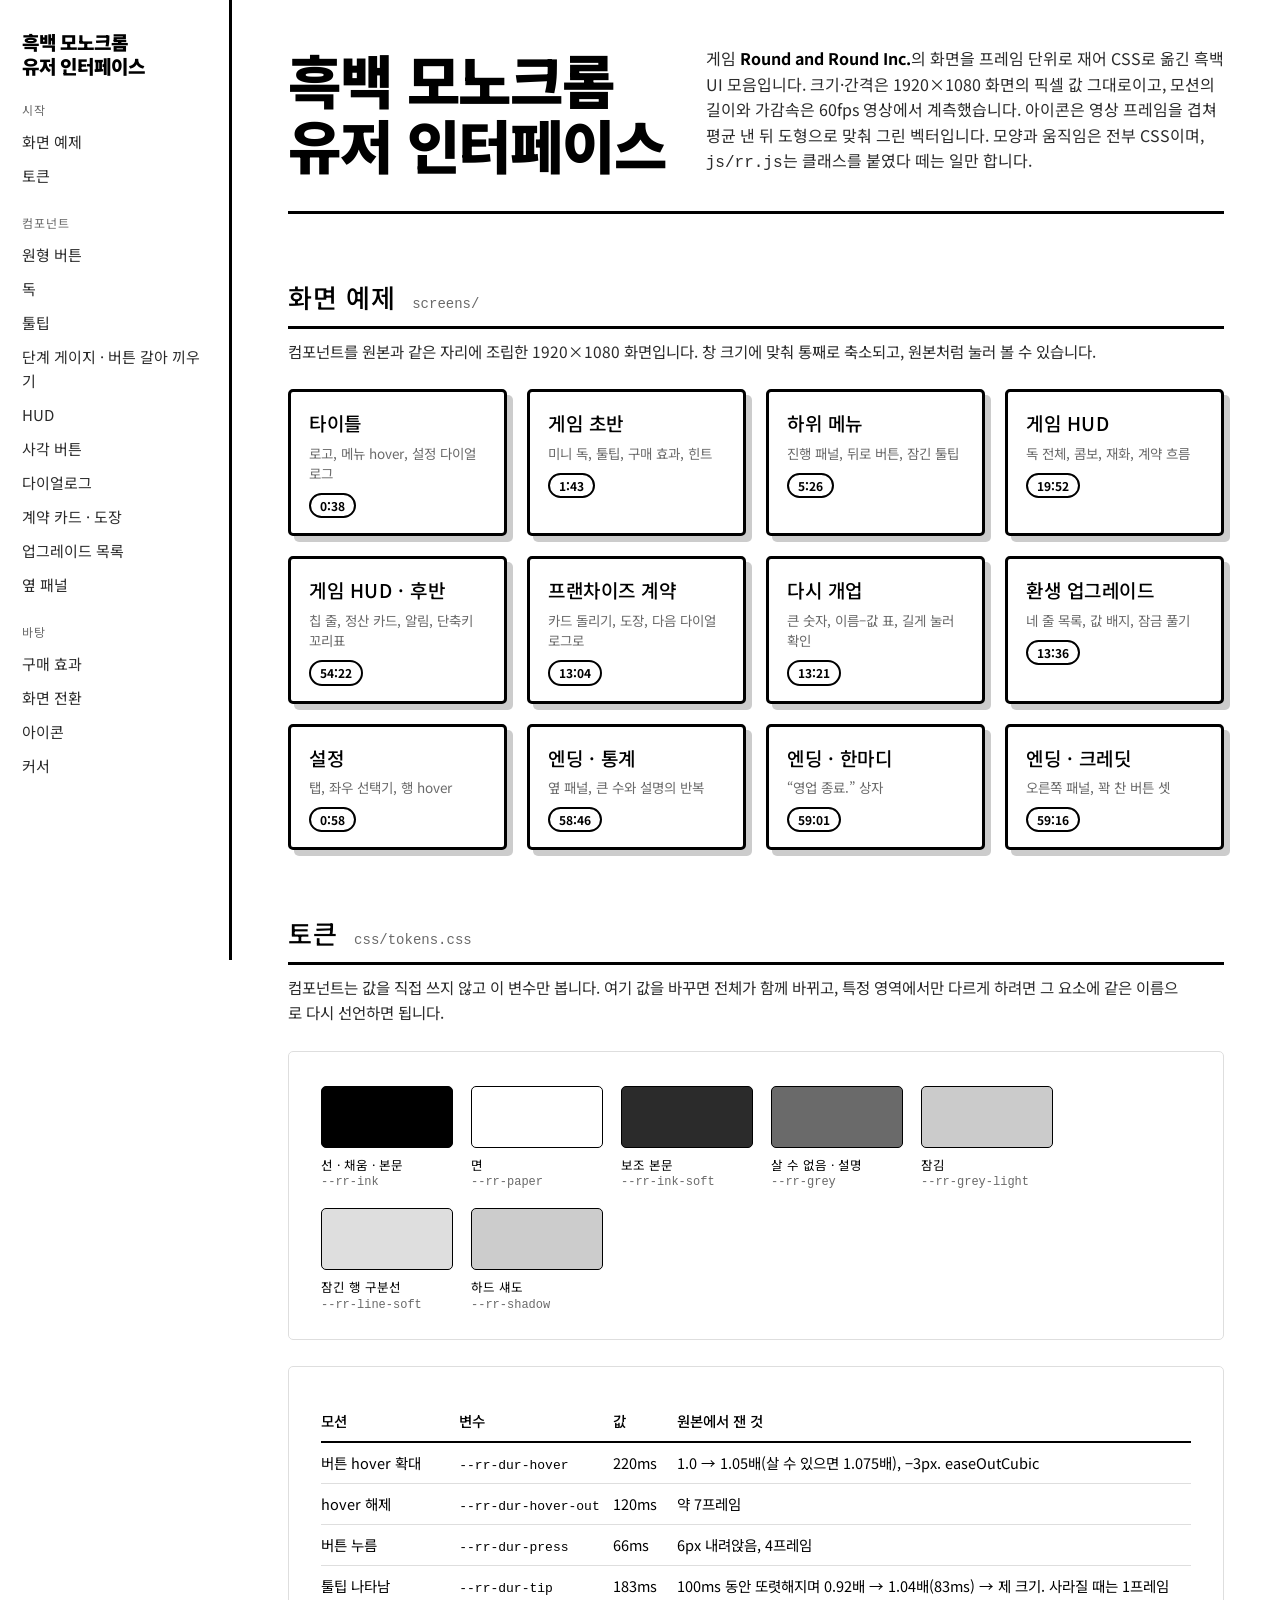
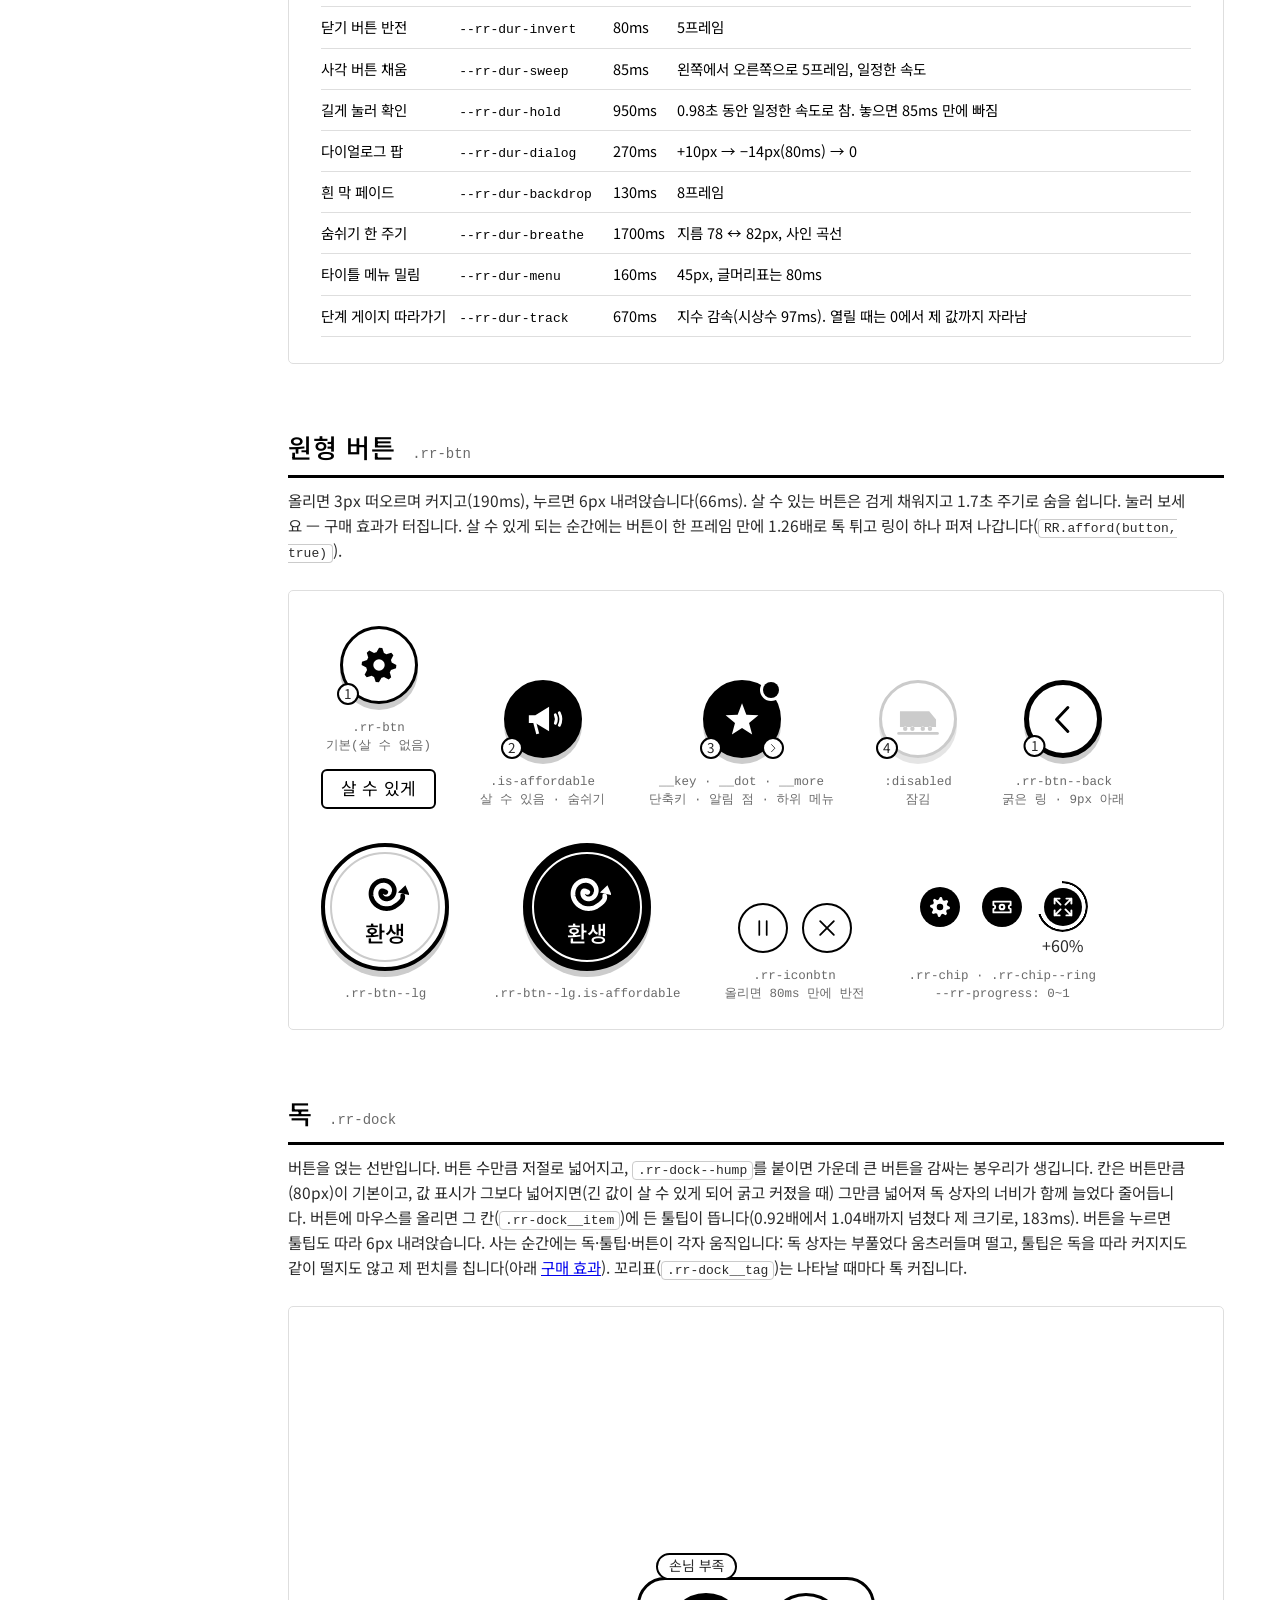
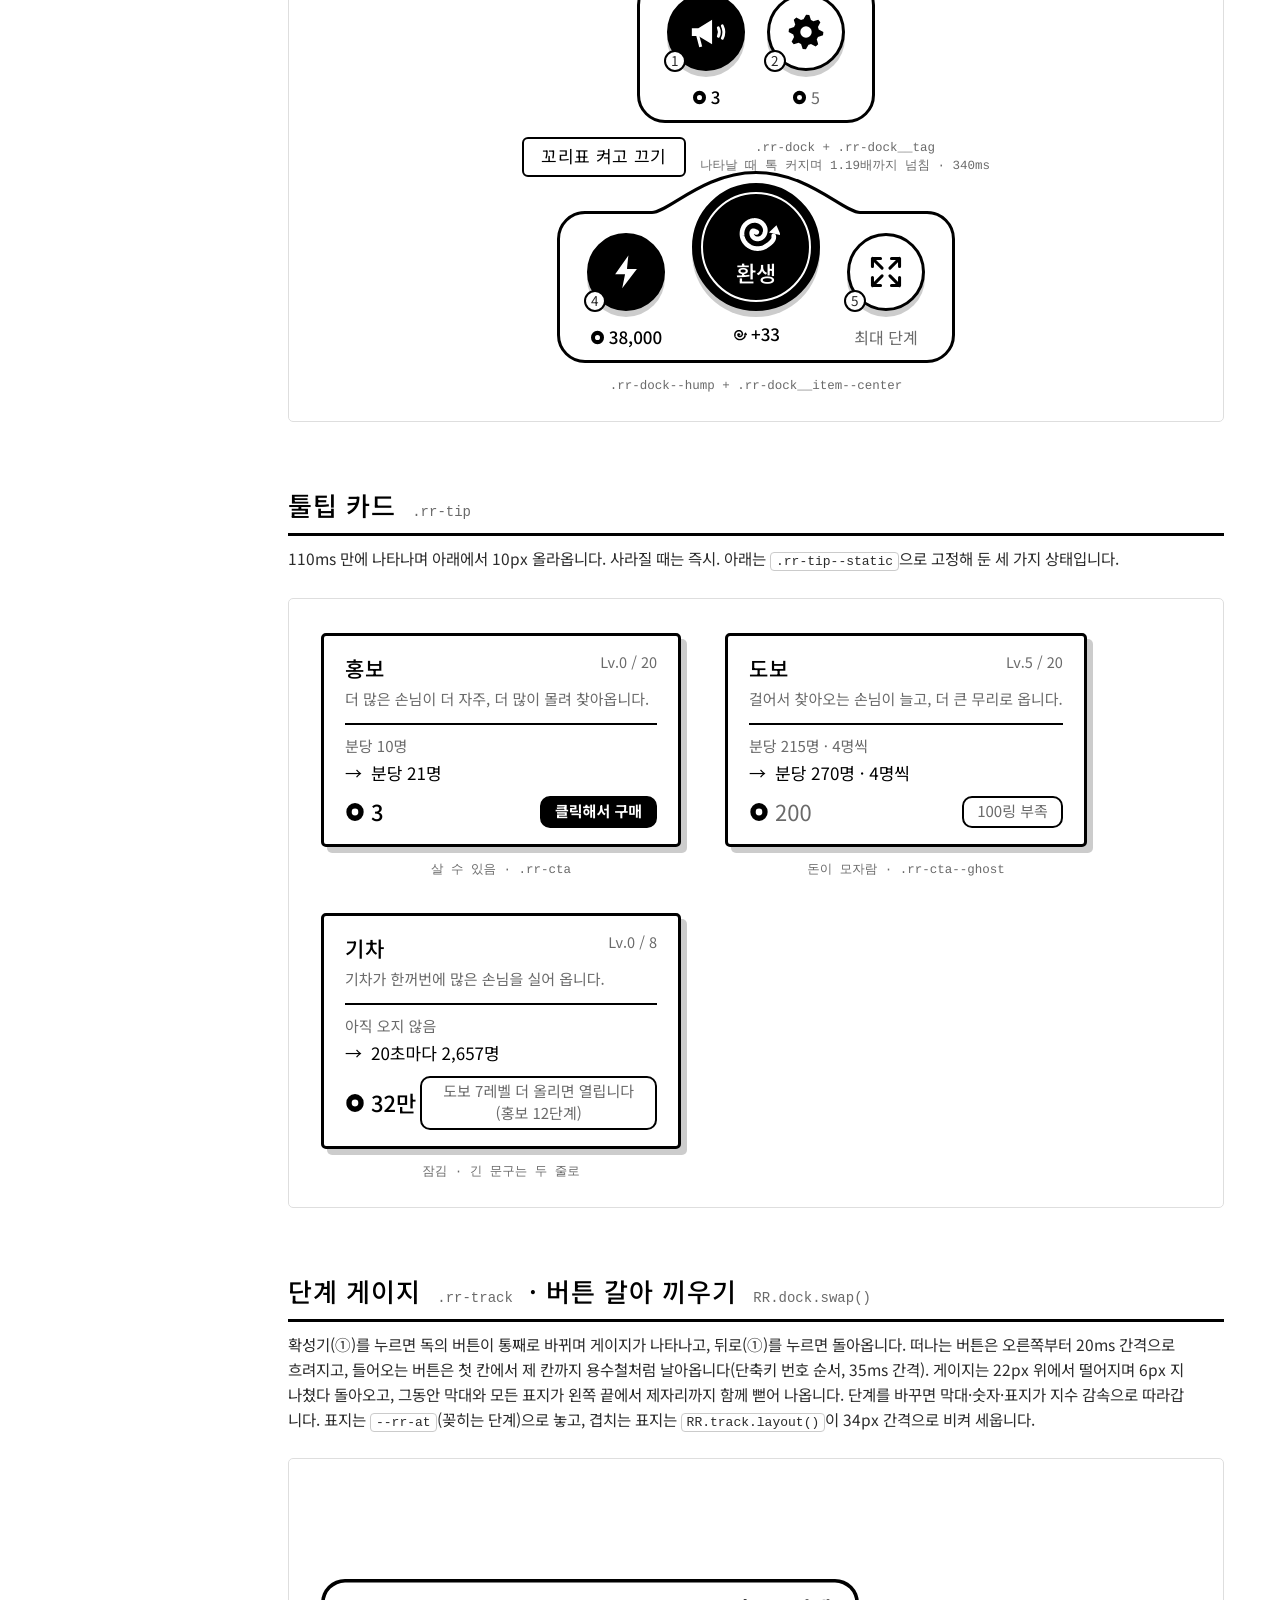
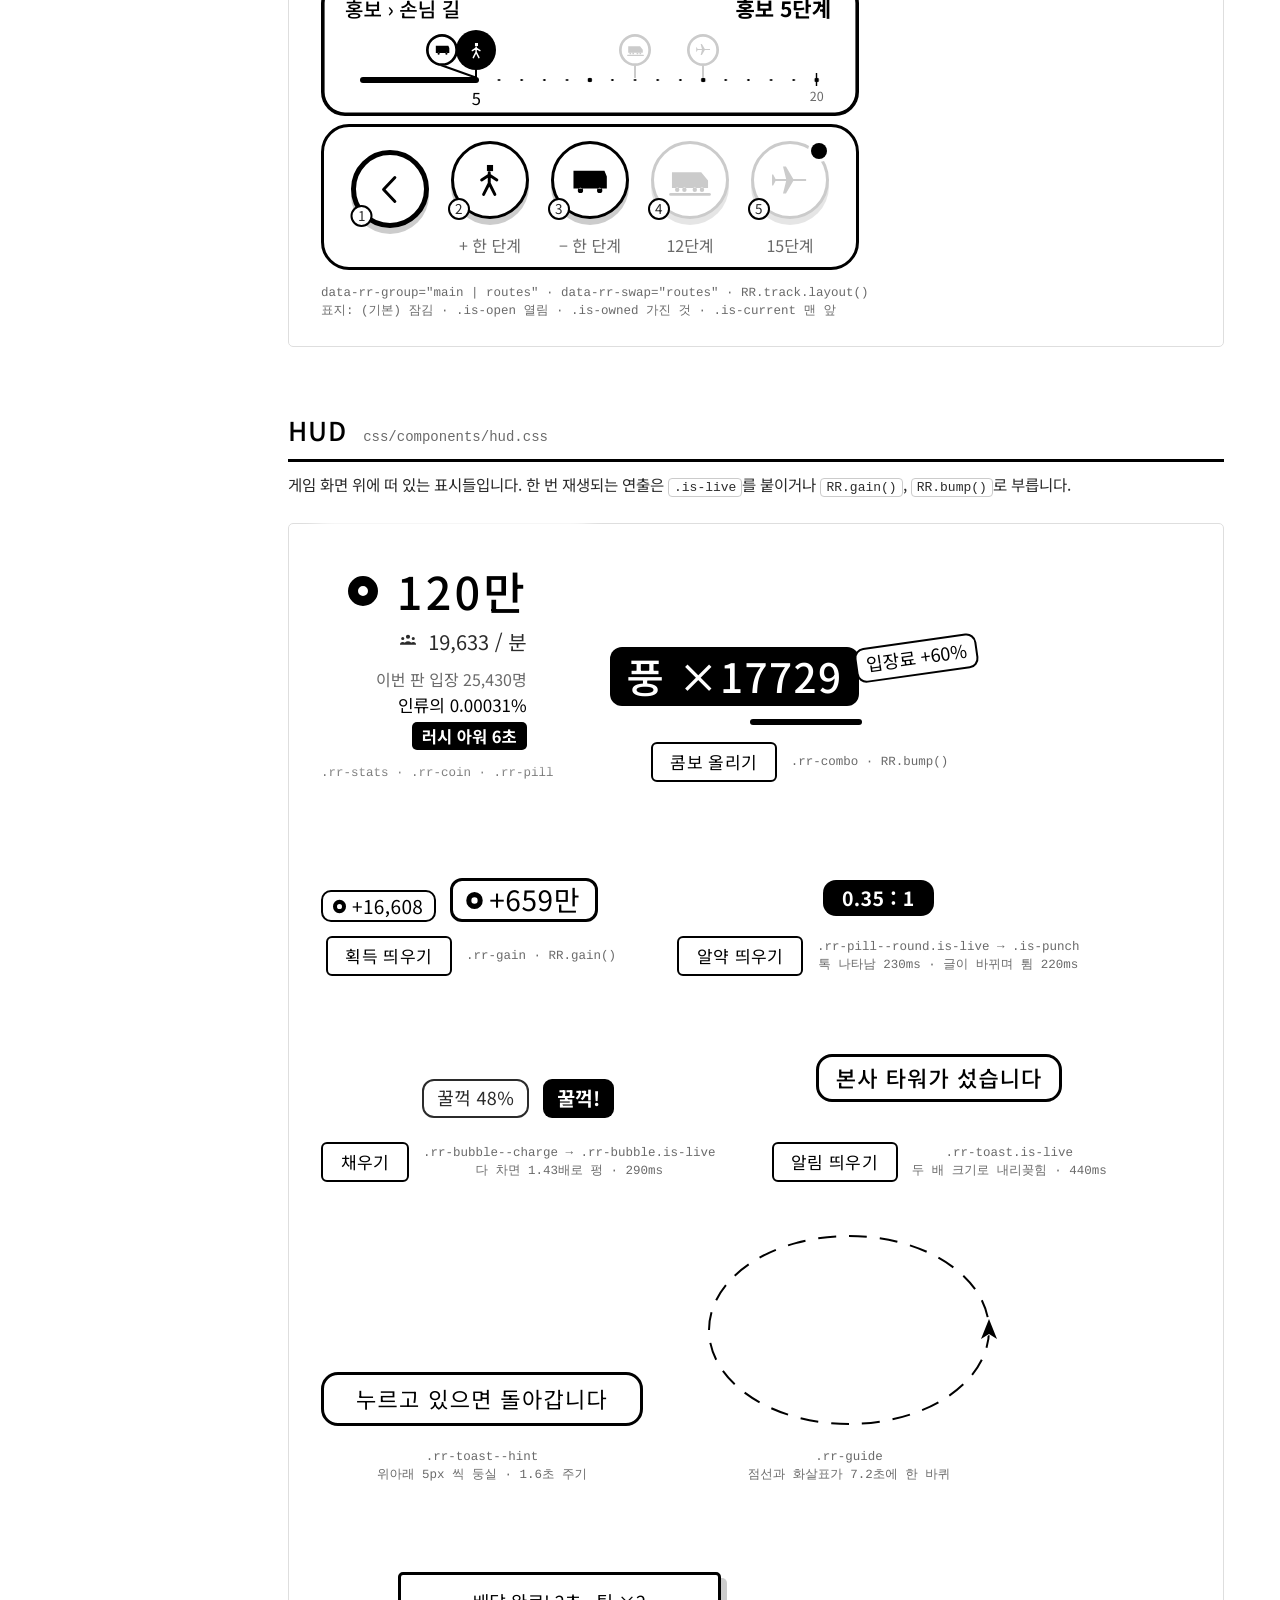
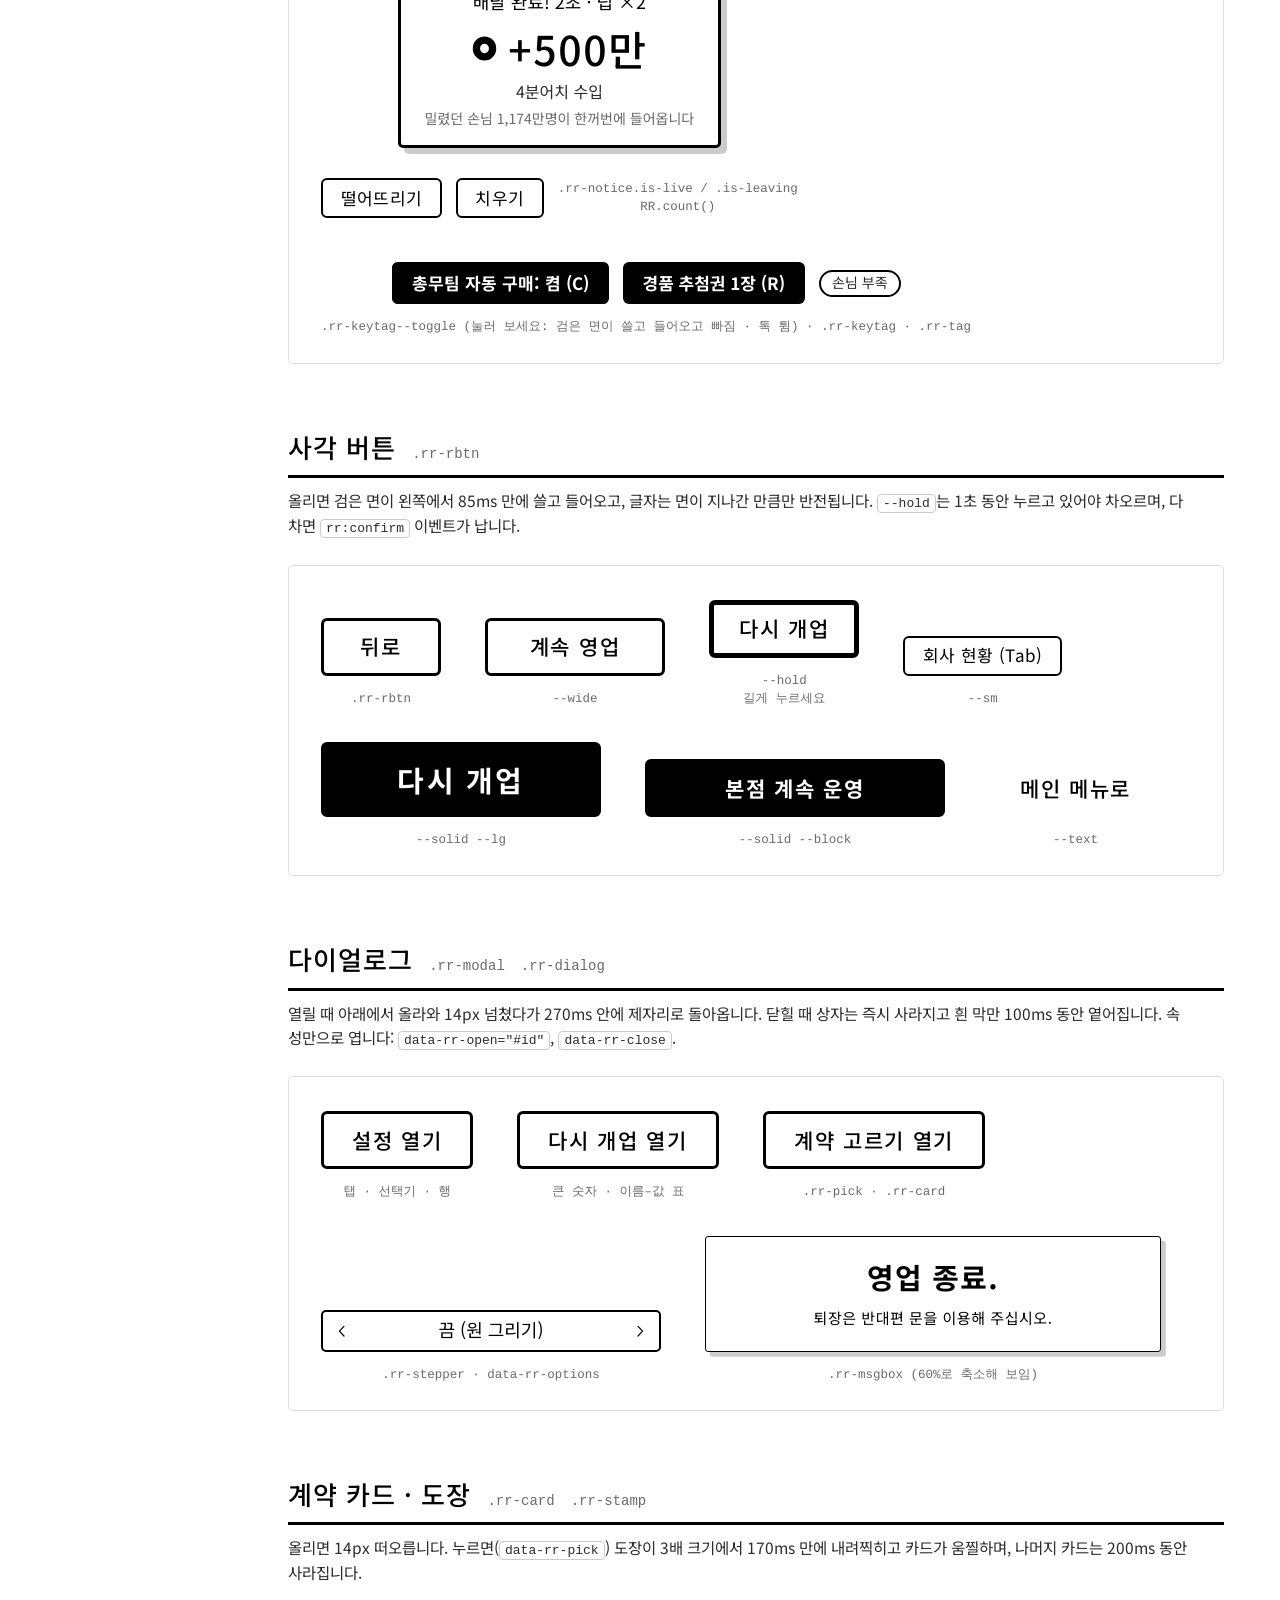
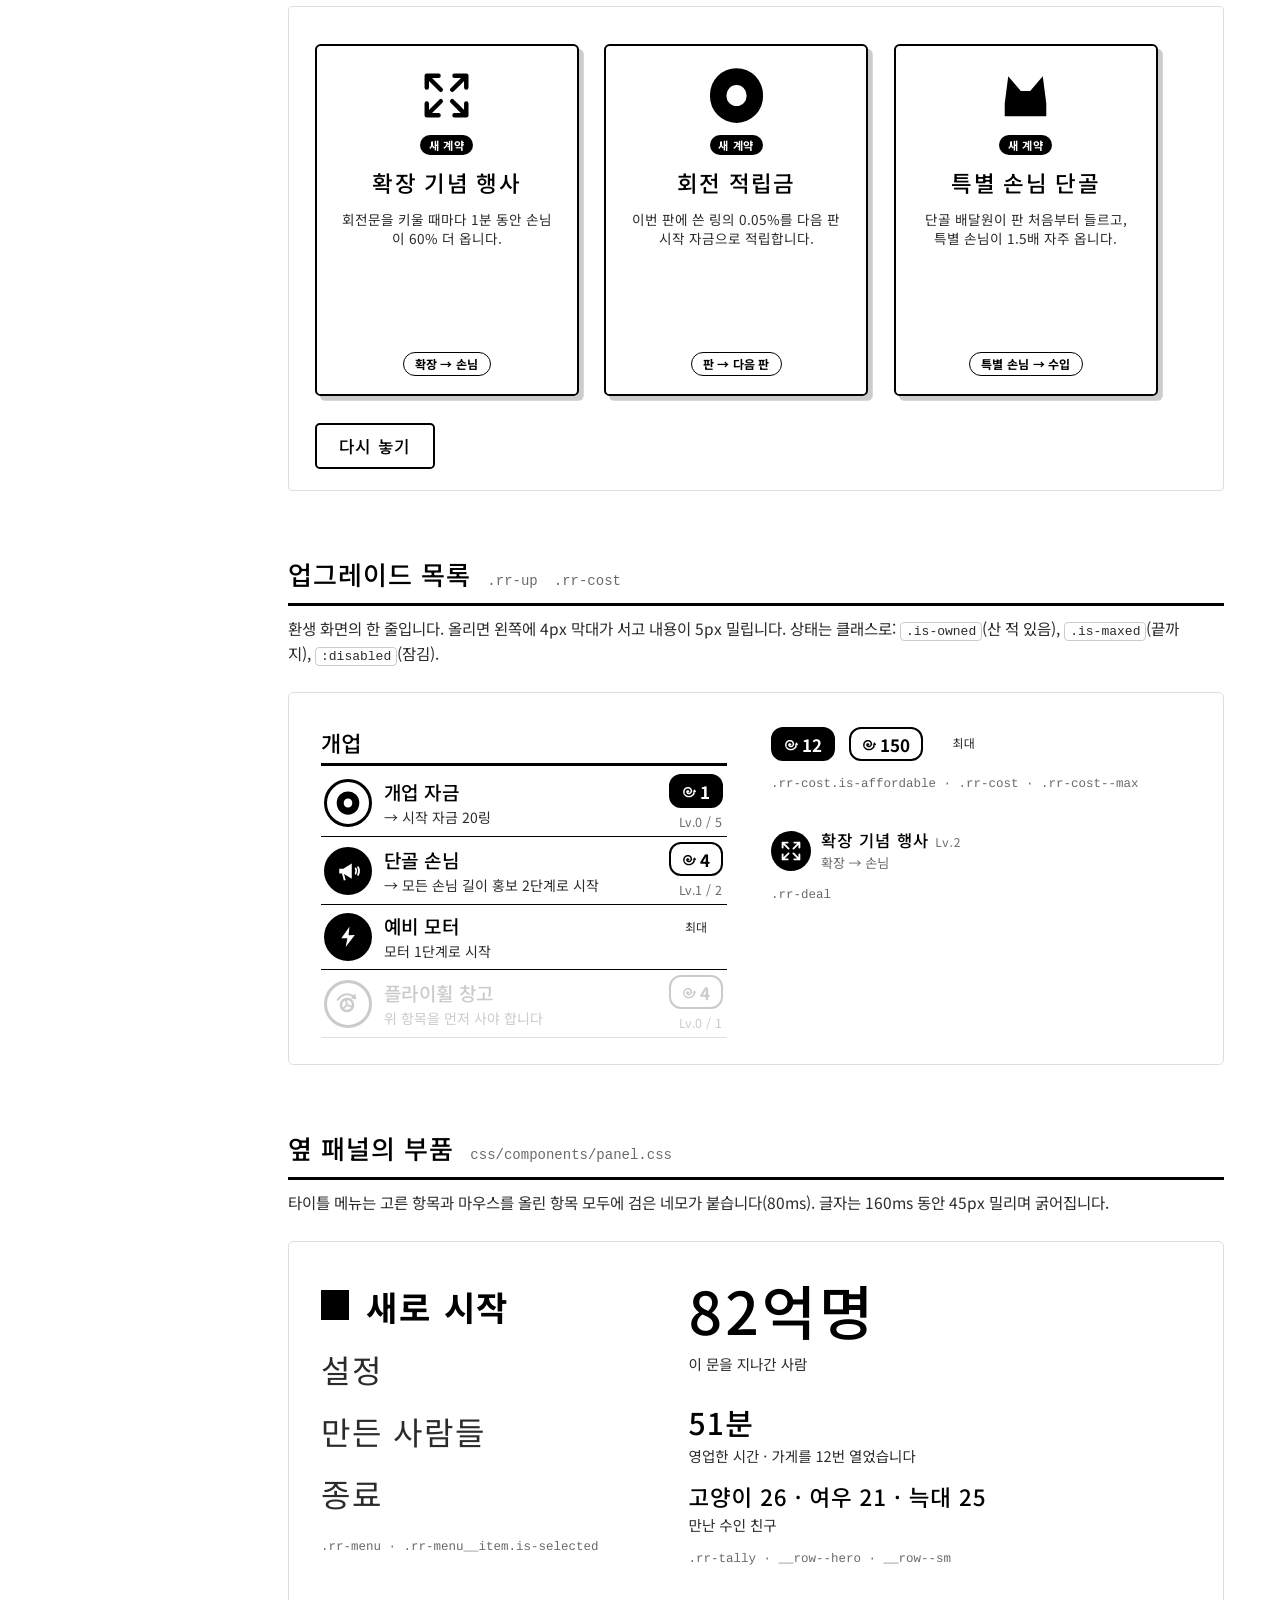
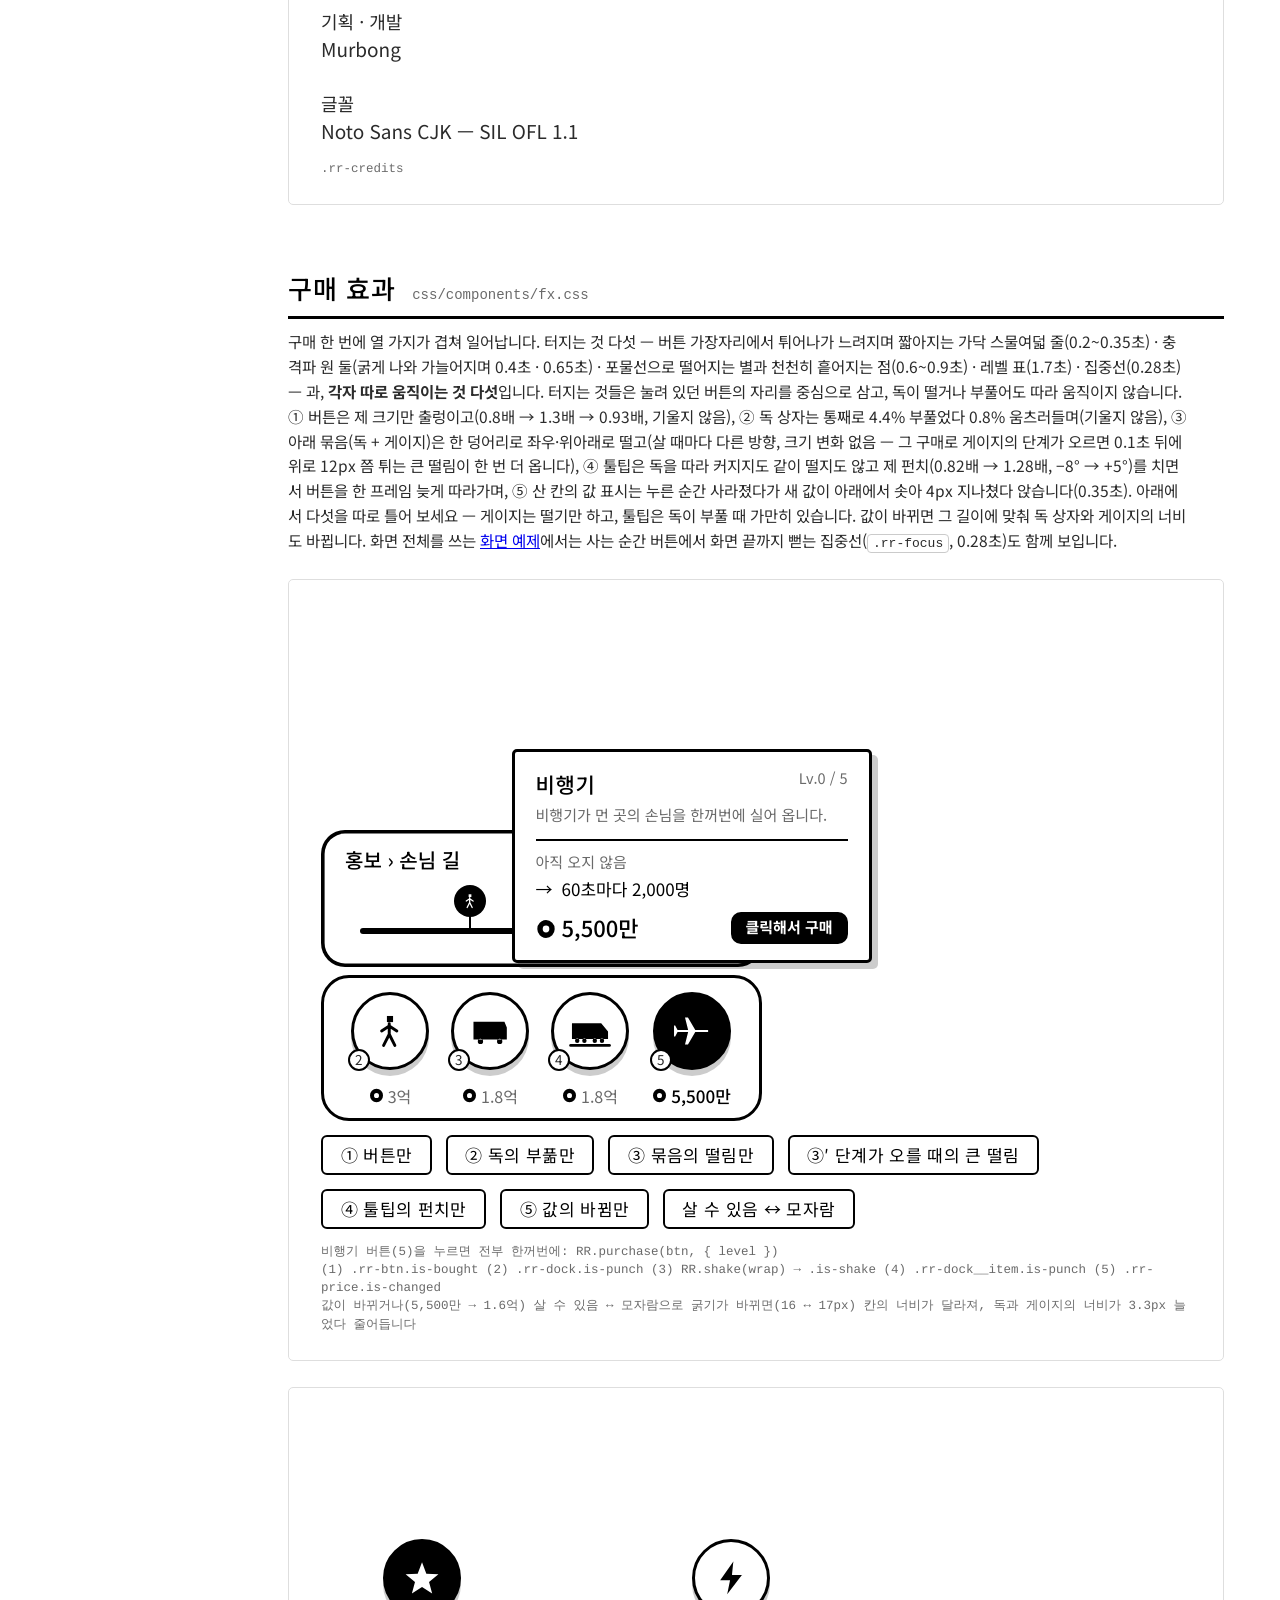
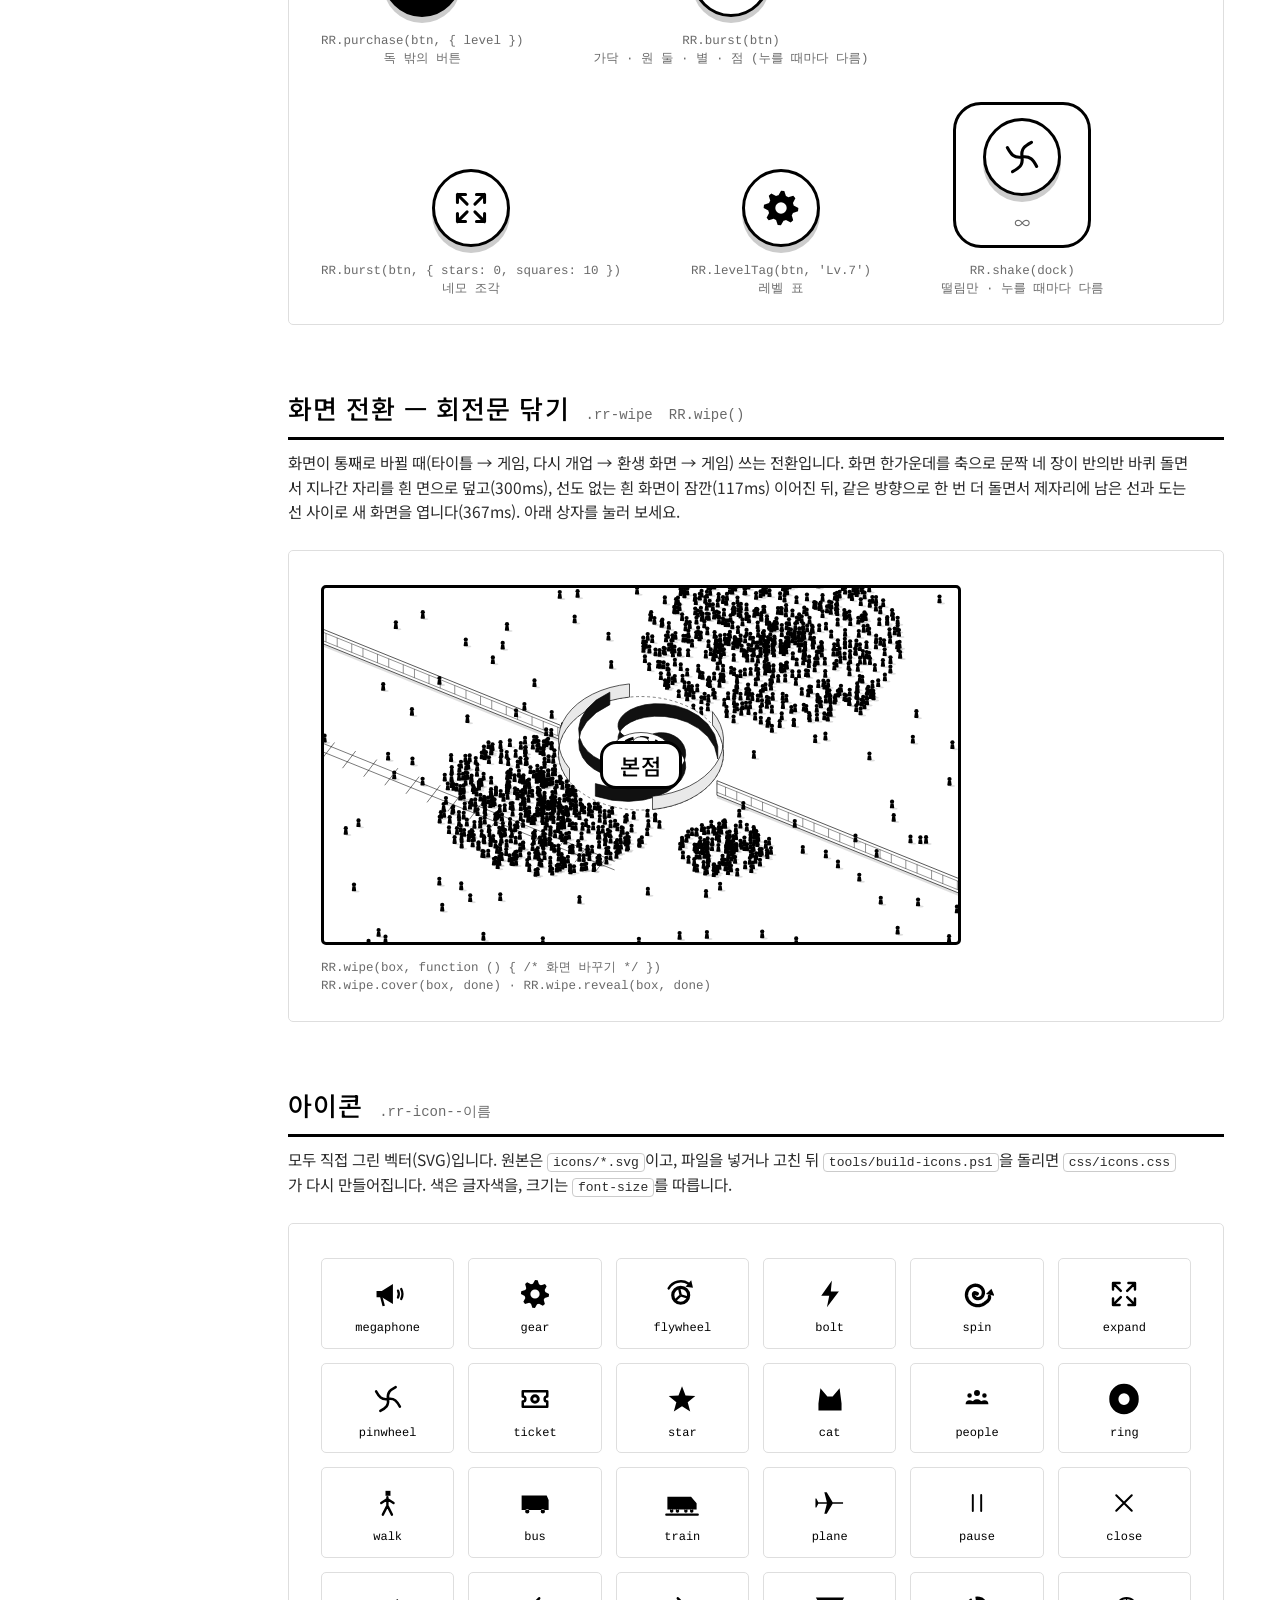
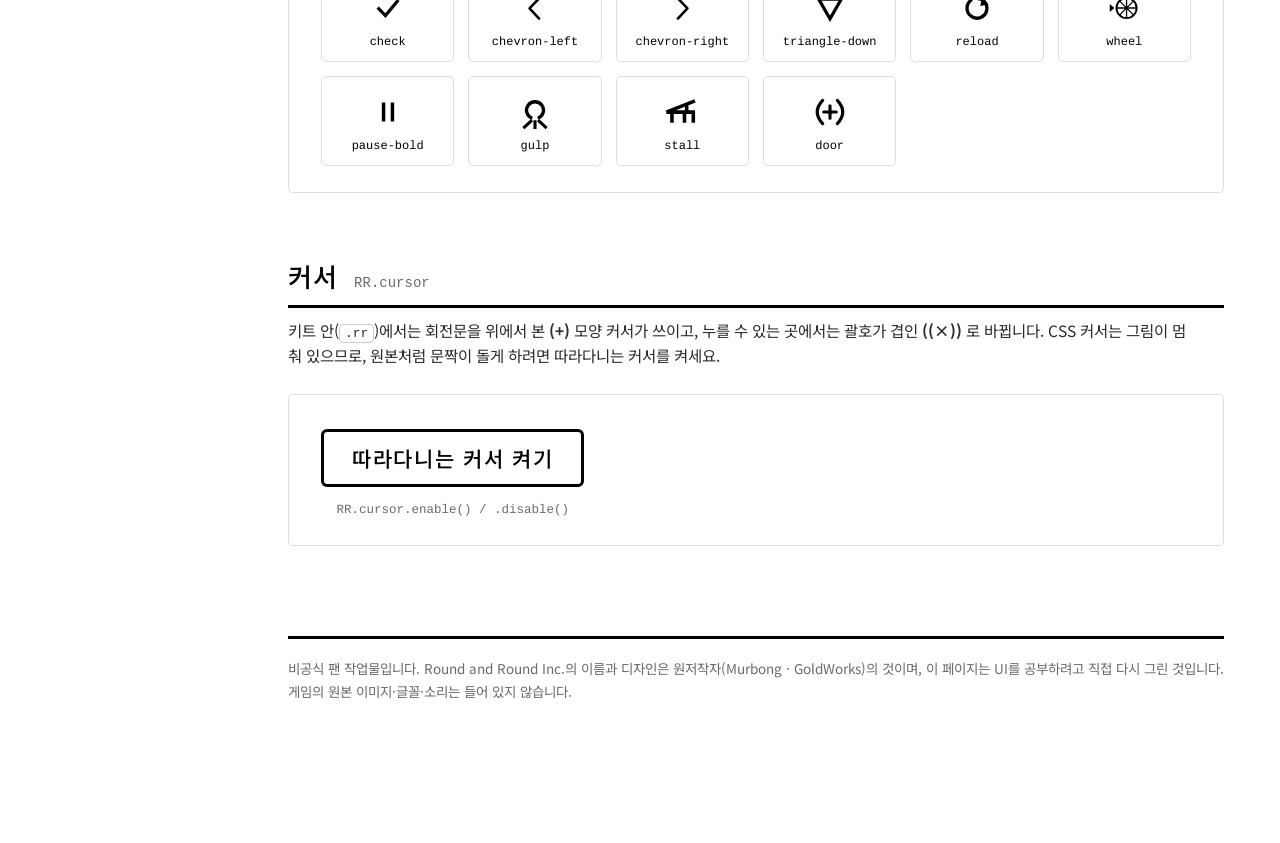
<file: index.html>
<!doctype html>
<html lang="ko">
<head>
  <meta charset="utf-8">
  <meta name="viewport" content="width=device-width, initial-scale=1">
  <title>흑백 모노크롬 유저 인터페이스</title>
  <link rel="preconnect" href="https://fonts.googleapis.com">
  <link rel="preconnect" href="https://fonts.gstatic.com" crossorigin>
  <link rel="stylesheet" href="css/rr.css">
  <link rel="stylesheet" href="gallery.css">
</head>
<body>
<div class="g-wrap">

  <nav class="g-nav">
    <a class="g-nav__brand" href="#top">흑백 모노크롬<br>유저 인터페이스</a>
    <div class="g-nav__group">시작</div>
    <a class="g-link" href="#screens">화면 예제</a>
    <a class="g-link" href="#tokens">토큰</a>
    <div class="g-nav__group">컴포넌트</div>
    <a class="g-link" href="#btn">원형 버튼</a>
    <a class="g-link" href="#dock">독</a>
    <a class="g-link" href="#tip">툴팁</a>
    <a class="g-link" href="#track">단계 게이지 · 버튼 갈아 끼우기</a>
    <a class="g-link" href="#hud">HUD</a>
    <a class="g-link" href="#rbtn">사각 버튼</a>
    <a class="g-link" href="#dialog">다이얼로그</a>
    <a class="g-link" href="#card">계약 카드 · 도장</a>
    <a class="g-link" href="#list">업그레이드 목록</a>
    <a class="g-link" href="#panel">옆 패널</a>
    <div class="g-nav__group">바탕</div>
    <a class="g-link" href="#fx">구매 효과</a>
    <a class="g-link" href="#wipe">화면 전환</a>
    <a class="g-link" href="#icons">아이콘</a>
    <a class="g-link" href="#cursor">커서</a>
  </nav>

  <main class="g-main" id="top">

    <header class="g-hero">
      <h1 class="g-title">흑백 모노크롬<br>유저 인터페이스</h1>
      <p>게임 <b>Round and Round Inc.</b>의 화면을 프레임 단위로 재어 CSS로 옮긴 흑백 UI 모음입니다. 크기·간격은 1920×1080 화면의 픽셀 값 그대로이고, 모션의 길이와 가감속은 60fps 영상에서 계측했습니다. 아이콘은 영상 프레임을 겹쳐 평균 낸 뒤 도형으로 맞춰 그린 벡터입니다. 모양과 움직임은 전부 CSS이며, <code>js/rr.js</code>는 클래스를 붙였다 떼는 일만 합니다.</p>
    </header>

    <!-- ───────────────────────── 화면 ───────────────────────── -->
    <section class="g-sec" id="screens">
      <h2>화면 예제 <code>screens/</code></h2>
      <p class="g-lead">컴포넌트를 원본과 같은 자리에 조립한 1920×1080 화면입니다. 창 크기에 맞춰 통째로 축소되고, 원본처럼 눌러 볼 수 있습니다.</p>
      <div class="g-screens">
        <a class="g-screen" href="screens/title.html"><b>타이틀</b><span>로고, 메뉴 hover, 설정 다이얼로그</span><i>0:38</i></a>
        <a class="g-screen" href="screens/early.html"><b>게임 초반</b><span>미니 독, 툴팁, 구매 효과, 힌트</span><i>1:43</i></a>
        <a class="g-screen" href="screens/submenu.html"><b>하위 메뉴</b><span>진행 패널, 뒤로 버튼, 잠긴 툴팁</span><i>5:26</i></a>
        <a class="g-screen" href="screens/hud.html"><b>게임 HUD</b><span>독 전체, 콤보, 재화, 계약 흐름</span><i>19:52</i></a>
        <a class="g-screen" href="screens/hud.html?scene=late"><b>게임 HUD · 후반</b><span>칩 줄, 정산 카드, 알림, 단축키 꼬리표</span><i>54:22</i></a>
        <a class="g-screen" href="screens/hud.html?open=franchise"><b>프랜차이즈 계약</b><span>카드 돌리기, 도장, 다음 다이얼로그로</span><i>13:04</i></a>
        <a class="g-screen" href="screens/hud.html?open=reopen"><b>다시 개업</b><span>큰 숫자, 이름–값 표, 길게 눌러 확인</span><i>13:21</i></a>
        <a class="g-screen" href="screens/prestige.html"><b>환생 업그레이드</b><span>네 줄 목록, 값 배지, 잠금 풀기</span><i>13:36</i></a>
        <a class="g-screen" href="screens/title.html?open=settings"><b>설정</b><span>탭, 좌우 선택기, 행 hover</span><i>0:58</i></a>
        <a class="g-screen" href="screens/ending.html"><b>엔딩 · 통계</b><span>옆 패널, 큰 수와 설명의 반복</span><i>58:46</i></a>
        <a class="g-screen" href="screens/ending.html?step=2"><b>엔딩 · 한마디</b><span>“영업 종료.” 상자</span><i>59:01</i></a>
        <a class="g-screen" href="screens/ending.html?step=3"><b>엔딩 · 크레딧</b><span>오른쪽 패널, 꽉 찬 버튼 셋</span><i>59:16</i></a>
      </div>
    </section>

    <!-- ───────────────────────── 토큰 ───────────────────────── -->
    <section class="g-sec" id="tokens">
      <h2>토큰 <code>css/tokens.css</code></h2>
      <p class="g-lead">컴포넌트는 값을 직접 쓰지 않고 이 변수만 봅니다. 여기 값을 바꾸면 전체가 함께 바뀌고, 특정 영역에서만 다르게 하려면 그 요소에 같은 이름으로 다시 선언하면 됩니다.</p>
      <div class="g-demo g-demo--top">
        <div class="g-swatches" id="swatches"></div>
      </div>
      <div class="g-demo g-demo--top">
        <table class="g-table" id="motion-table">
          <thead><tr><th>모션</th><th>변수</th><th>값</th><th>원본에서 잰 것</th></tr></thead>
          <tbody></tbody>
        </table>
      </div>
    </section>

    <!-- ───────────────────────── 원형 버튼 ───────────────────────── -->
    <section class="g-sec" id="btn">
      <h2>원형 버튼 <code>.rr-btn</code></h2>
      <p class="g-lead">올리면 3px 떠오르며 커지고(190ms), 누르면 6px 내려앉습니다(66ms). 살 수 있는 버튼은 검게 채워지고 1.7초 주기로 숨을 쉽니다. 눌러 보세요 — 구매 효과가 터집니다. 살 수 있게 되는 순간에는 버튼이 한 프레임 만에 1.26배로 톡 튀고 링이 하나 퍼져 나갑니다(<code>RR.afford(button, true)</code>).</p>
      <div class="g-demo rr">
        <div class="g-item">
          <button class="rr-btn" id="g-afford-btn" data-rr-buy><span class="rr-btn__body"><span class="rr-btn__disc"><i class="rr-icon rr-icon--gear"></i></span><span class="rr-btn__key">1</span></span></button>
          <span class="g-cap">.rr-btn
기본(살 수 없음)</span>
          <button class="rr-rbtn rr-rbtn--sm" id="g-afford"><span class="rr-rbtn__label">살 수 있게</span></button>
        </div>
        <div class="g-item">
          <button class="rr-btn is-affordable" data-rr-buy data-rr-level="0"><span class="rr-btn__body"><span class="rr-btn__disc"><i class="rr-icon rr-icon--megaphone"></i></span><span class="rr-btn__key">2</span></span></button>
          <span class="g-cap">.is-affordable
살 수 있음 · 숨쉬기</span>
        </div>
        <div class="g-item">
          <button class="rr-btn is-affordable" data-rr-buy data-rr-level="3"><span class="rr-btn__body"><span class="rr-btn__disc"><i class="rr-icon rr-icon--star"></i></span><span class="rr-btn__key">3</span><span class="rr-btn__dot"></span><span class="rr-btn__more"><i class="rr-icon rr-icon--chevron-right"></i></span></span></button>
          <span class="g-cap">__key · __dot · __more
단축키 · 알림 점 · 하위 메뉴</span>
        </div>
        <div class="g-item">
          <button class="rr-btn" disabled><span class="rr-btn__body"><span class="rr-btn__disc"><i class="rr-icon rr-icon--train"></i></span><span class="rr-btn__key">4</span></span></button>
          <span class="g-cap">:disabled
잠김</span>
        </div>
        <div class="g-item">
          <button class="rr-btn rr-btn--back"><span class="rr-btn__body"><span class="rr-btn__disc"><i class="rr-icon rr-icon--chevron-left"></i></span><span class="rr-btn__key">1</span></span></button>
          <span class="g-cap" style="margin-top: 9px">.rr-btn--back
굵은 링 · 9px 아래</span>
        </div>
        <div class="g-item">
          <button class="rr-btn rr-btn--lg" data-rr-buy><span class="rr-btn__body"><span class="rr-btn__disc"><i class="rr-icon rr-icon--spin"></i><span class="rr-btn__label">환생</span></span></span></button>
          <span class="g-cap">.rr-btn--lg</span>
        </div>
        <div class="g-item">
          <button class="rr-btn rr-btn--lg is-affordable" data-rr-buy><span class="rr-btn__body"><span class="rr-btn__disc"><i class="rr-icon rr-icon--spin"></i><span class="rr-btn__label">환생</span></span></span></button>
          <span class="g-cap">.rr-btn--lg.is-affordable</span>
        </div>
        <div class="g-item">
          <div class="g-row">
            <button class="rr-iconbtn" aria-label="일시정지"><i class="rr-icon rr-icon--pause"></i></button>
            <button class="rr-iconbtn" aria-label="닫기"><i class="rr-icon rr-icon--close"></i></button>
          </div>
          <span class="g-cap">.rr-iconbtn
올리면 80ms 만에 반전</span>
        </div>
        <div class="g-item">
          <div class="g-row" style="gap: 22px; padding-bottom: 26px">
            <span class="rr-chip"><i class="rr-icon rr-icon--gear"></i></span>
            <span class="rr-chip"><i class="rr-icon rr-icon--ticket"></i></span>
            <span class="rr-chip rr-chip--ring" style="--rr-progress: .7" data-label="+60%"><i class="rr-icon rr-icon--expand"></i></span>
          </div>
          <span class="g-cap">.rr-chip · .rr-chip--ring
--rr-progress: 0~1</span>
        </div>
      </div>
    </section>

    <!-- ───────────────────────── 독 ───────────────────────── -->
    <section class="g-sec" id="dock">
      <h2>독 <code>.rr-dock</code></h2>
      <p class="g-lead">버튼을 얹는 선반입니다. 버튼 수만큼 저절로 넓어지고, <code>.rr-dock--hump</code>를 붙이면 가운데 큰 버튼을 감싸는 봉우리가 생깁니다. 칸은 버튼만큼(80px)이 기본이고, 값 표시가 그보다 넓어지면(긴 값이 살 수 있게 되어 굵고 커졌을 때) 그만큼 넓어져 독 상자의 너비가 함께 늘었다 줄어듭니다. 버튼에 마우스를 올리면 그 칸(<code>.rr-dock__item</code>)에 든 툴팁이 뜹니다(0.92배에서 1.04배까지 넘쳤다 제 크기로, 183ms). 버튼을 누르면 툴팁도 따라 6px 내려앉습니다. 사는 순간에는 독·툴팁·버튼이 각자 움직입니다: 독 상자는 부풀었다 움츠러들며 떨고, 툴팁은 독을 따라 커지지도 같이 떨지도 않고 제 펀치를 칩니다(아래 <a href="#fx">구매 효과</a>). 꼬리표(<code>.rr-dock__tag</code>)는 나타날 때마다 톡 커집니다.</p>
      <div class="g-demo g-demo--tall rr" style="justify-content: space-around">
        <div class="g-item">
          <div class="rr-dock">
            <span class="rr-tag rr-dock__tag" id="g-tag">손님 부족</span>
            <div class="rr-dock__item">
              <button class="rr-btn is-affordable" data-rr-buy data-rr-level="0"><span class="rr-btn__body"><span class="rr-btn__disc"><i class="rr-icon rr-icon--megaphone"></i></span><span class="rr-btn__key">1</span></span></button>
              <div class="rr-price is-affordable"><i class="rr-icon rr-icon--ring"></i>3</div>
              <div class="rr-tip">
                <div class="rr-tip__head"><b class="rr-tip__title">홍보</b><span class="rr-tip__lv">Lv.0 / 20</span></div>
                <p class="rr-tip__desc">더 많은 손님이 더 자주, 더 많이 몰려 찾아옵니다.</p>
                <div class="rr-tip__now">분당 10명</div>
                <div class="rr-tip__next">분당 21명</div>
                <div class="rr-tip__foot"><span class="rr-price rr-price--lg is-affordable"><i class="rr-icon rr-icon--ring"></i>3</span><span class="rr-cta">클릭해서 구매</span></div>
              </div>
            </div>
            <div class="rr-dock__item">
              <button class="rr-btn"><span class="rr-btn__body"><span class="rr-btn__disc"><i class="rr-icon rr-icon--gear"></i></span><span class="rr-btn__key">2</span></span></button>
              <div class="rr-price"><i class="rr-icon rr-icon--ring"></i>5</div>
              <div class="rr-tip">
                <div class="rr-tip__head"><b class="rr-tip__title">기어 교체</b><span class="rr-tip__lv">Lv.0 / 9</span></div>
                <p class="rr-tip__desc">같은 손놀림으로 문이 더 많이 돕니다.</p>
                <div class="rr-tip__now">손잡이 5바퀴 = 문 1바퀴</div>
                <div class="rr-tip__next">손잡이 4바퀴 = 문 1바퀴 · 수동 최고 속도 +5%</div>
                <div class="rr-tip__foot"><span class="rr-price rr-price--lg"><i class="rr-icon rr-icon--ring"></i>5</span><span class="rr-cta rr-cta--ghost">2링 부족</span></div>
              </div>
            </div>
          </div>
          <div class="g-row"><button class="rr-rbtn rr-rbtn--sm" id="g-tag-btn"><span class="rr-rbtn__label">꼬리표 켜고 끄기</span></button><span class="g-cap">.rr-dock + .rr-dock__tag
나타날 때 톡 커지며 1.19배까지 넘침 · 340ms</span></div>
        </div>

        <div class="g-item">
          <div class="rr-dock rr-dock--hump">
            <div class="rr-dock__item">
              <button class="rr-btn is-affordable" data-rr-buy data-rr-level="4"><span class="rr-btn__body"><span class="rr-btn__disc"><i class="rr-icon rr-icon--bolt"></i></span><span class="rr-btn__key">4</span></span></button>
              <div class="rr-price is-affordable"><i class="rr-icon rr-icon--ring"></i>38,000</div>
            </div>
            <div class="rr-dock__item rr-dock__item--center">
              <button class="rr-btn rr-btn--lg is-affordable"><span class="rr-btn__body"><span class="rr-btn__disc"><i class="rr-icon rr-icon--spin"></i><span class="rr-btn__label">환생</span></span></span></button>
              <div class="rr-price is-affordable"><i class="rr-icon rr-icon--spin"></i>+33</div>
              <div class="rr-tip">
                <div class="rr-tip__head"><b class="rr-tip__title">다시 개업</b></div>
                <p class="rr-tip__desc">다시 개업하면 회전문, 업그레이드, 링, 이번 판 입장 인원이 모두 처음으로 돌아갑니다.</p>
                <div class="rr-tip__now">스핀 에너지를 얻습니다</div>
                <div class="rr-tip__foot"><span class="rr-price rr-price--lg is-affordable"><i class="rr-icon rr-icon--spin"></i>+33</span></div>
              </div>
            </div>
            <div class="rr-dock__item">
              <button class="rr-btn"><span class="rr-btn__body"><span class="rr-btn__disc"><i class="rr-icon rr-icon--expand"></i></span><span class="rr-btn__key">5</span></span></button>
              <div class="rr-price rr-price--note">최대 단계</div>
            </div>
          </div>
          <span class="g-cap">.rr-dock--hump + .rr-dock__item--center</span>
        </div>
      </div>
    </section>

    <!-- ───────────────────────── 툴팁 ───────────────────────── -->
    <section class="g-sec" id="tip">
      <h2>툴팁 카드 <code>.rr-tip</code></h2>
      <p class="g-lead">110ms 만에 나타나며 아래에서 10px 올라옵니다. 사라질 때는 즉시. 아래는 <code>.rr-tip--static</code>으로 고정해 둔 세 가지 상태입니다.</p>
      <div class="g-demo g-demo--top rr">
        <div class="g-item">
          <div class="rr-tip rr-tip--static">
            <div class="rr-tip__head"><b class="rr-tip__title">홍보</b><span class="rr-tip__lv">Lv.0 / 20</span></div>
            <p class="rr-tip__desc">더 많은 손님이 더 자주, 더 많이 몰려 찾아옵니다.</p>
            <div class="rr-tip__now">분당 10명</div>
            <div class="rr-tip__next">분당 21명</div>
            <div class="rr-tip__foot"><span class="rr-price rr-price--lg is-affordable"><i class="rr-icon rr-icon--ring"></i>3</span><span class="rr-cta">클릭해서 구매</span></div>
          </div>
          <span class="g-cap">살 수 있음 · .rr-cta</span>
        </div>
        <div class="g-item">
          <div class="rr-tip rr-tip--static">
            <div class="rr-tip__head"><b class="rr-tip__title">도보</b><span class="rr-tip__lv">Lv.5 / 20</span></div>
            <p class="rr-tip__desc">걸어서 찾아오는 손님이 늘고, 더 큰 무리로 옵니다.</p>
            <div class="rr-tip__now">분당 215명 · 4명씩</div>
            <div class="rr-tip__next">분당 270명 · 4명씩</div>
            <div class="rr-tip__foot"><span class="rr-price rr-price--lg"><i class="rr-icon rr-icon--ring"></i>200</span><span class="rr-cta rr-cta--ghost">100링 부족</span></div>
          </div>
          <span class="g-cap">돈이 모자람 · .rr-cta--ghost</span>
        </div>
        <div class="g-item">
          <div class="rr-tip rr-tip--static">
            <div class="rr-tip__head"><b class="rr-tip__title">기차</b><span class="rr-tip__lv">Lv.0 / 8</span></div>
            <p class="rr-tip__desc">기차가 한꺼번에 많은 손님을 실어 옵니다.</p>
            <div class="rr-tip__now">아직 오지 않음</div>
            <div class="rr-tip__next">20초마다 2,657명</div>
            <div class="rr-tip__foot"><span class="rr-price rr-price--lg is-affordable"><i class="rr-icon rr-icon--ring"></i>32만</span><span class="rr-cta rr-cta--ghost">도보 7레벨 더 올리면 열립니다 (홍보 12단계)</span></div>
          </div>
          <span class="g-cap">잠김 · 긴 문구는 두 줄로</span>
        </div>
      </div>
    </section>

    <!-- ───────────────────────── 단계 게이지 · 버튼 갈아 끼우기 ───────────────────────── -->
    <section class="g-sec" id="track">
      <h2>단계 게이지 <code>.rr-track</code> · 버튼 갈아 끼우기 <code>RR.dock.swap()</code></h2>
      <p class="g-lead">확성기(①)를 누르면 독의 버튼이 통째로 바뀌며 게이지가 나타나고, 뒤로(①)를 누르면 돌아옵니다. 떠나는 버튼은 오른쪽부터 20ms 간격으로 흐려지고, 들어오는 버튼은 첫 칸에서 제 칸까지 용수철처럼 날아옵니다(단축키 번호 순서, 35ms 간격). 게이지는 22px 위에서 떨어지며 6px 지나쳤다 돌아오고, 그동안 막대와 모든 표지가 왼쪽 끝에서 제자리까지 함께 뻗어 나옵니다. 단계를 바꾸면 막대·숫자·표지가 지수 감속으로 따라갑니다. 표지는 <code>--rr-at</code>(꽂히는 단계)으로 놓고, 겹치는 표지는 <code>RR.track.layout()</code>이 34px 간격으로 비켜 세웁니다.</p>
      <div class="g-demo rr" style="padding-top: 120px">
        <div class="g-item g-item--left">
          <div class="rr-dockwrap" style="min-width: 538px">
            <div class="rr-track" id="g-track" data-rr-group="routes" style="--rr-level: 5; --rr-max: 20">
              <div class="rr-track__head"><span>홍보 › 손님 길</span><b id="g-track-title">홍보 5단계</b></div>
              <div class="rr-track__rail">
                <span class="rr-track__dots"></span>
                <span class="rr-track__fill"></span>
                <span class="rr-track__pin is-open" id="g-pin-bus" style="--rr-at: 5; --rr-shift: -34px"><b><i class="rr-icon rr-icon--bus"></i></b></span>
                <span class="rr-track__pin is-current" id="g-pin-walk" style="--rr-at: 5"><b><i class="rr-icon rr-icon--walk"></i></b></span>
                <span class="rr-track__pin" id="g-pin-train" style="--rr-at: 12"><b><i class="rr-icon rr-icon--train"></i></b></span>
                <span class="rr-track__pin" id="g-pin-plane" style="--rr-at: 15"><b><i class="rr-icon rr-icon--plane"></i></b></span>
                <span class="rr-track__now" id="g-track-now">5</span>
                <span class="rr-track__max">20</span>
              </div>
            </div>
            <div class="rr-dock" id="g-swapdock" style="align-self: center">
              <div class="rr-dock__item" data-rr-group="main" hidden>
                <button class="rr-btn" data-rr-swap="routes"><span class="rr-btn__body"><span class="rr-btn__disc"><i class="rr-icon rr-icon--megaphone"></i></span><span class="rr-btn__key">1</span><span class="rr-btn__more"><i class="rr-icon rr-icon--chevron-right"></i></span></span></button>
                <div class="rr-price"><i class="rr-icon rr-icon--ring"></i>120</div>
              </div>
              <div class="rr-dock__item" data-rr-group="main" hidden>
                <button class="rr-btn"><span class="rr-btn__body"><span class="rr-btn__disc"><i class="rr-icon rr-icon--gear"></i></span><span class="rr-btn__key">2</span></span></button>
                <div class="rr-price"><i class="rr-icon rr-icon--ring"></i>60</div>
              </div>
              <div class="rr-dock__item" data-rr-group="main" hidden>
                <button class="rr-btn is-affordable" data-rr-buy data-rr-level="0"><span class="rr-btn__body"><span class="rr-btn__disc"><i class="rr-icon rr-icon--flywheel"></i></span><span class="rr-btn__key">3</span></span></button>
                <div class="rr-price is-affordable"><i class="rr-icon rr-icon--ring"></i>25</div>
              </div>
              <div class="rr-dock__item" data-rr-group="main" hidden>
                <button class="rr-btn is-affordable" data-rr-buy data-rr-level="0"><span class="rr-btn__body"><span class="rr-btn__disc"><i class="rr-icon rr-icon--bolt"></i></span><span class="rr-btn__key">4</span></span></button>
                <div class="rr-price is-affordable"><i class="rr-icon rr-icon--ring"></i>40</div>
              </div>
              <div class="rr-dock__item" data-rr-group="main" hidden>
                <button class="rr-btn"><span class="rr-btn__body"><span class="rr-btn__disc"><i class="rr-icon rr-icon--star"></i></span><span class="rr-btn__key">9</span></span></button>
                <div class="rr-price"><i class="rr-icon rr-icon--ring"></i>150</div>
              </div>
              <div class="rr-dock__item" data-rr-group="routes">
                <button class="rr-btn rr-btn--back" data-rr-swap="main" aria-label="뒤로"><span class="rr-btn__body"><span class="rr-btn__disc"><i class="rr-icon rr-icon--chevron-left"></i></span><span class="rr-btn__key">1</span></span></button>
              </div>
              <div class="rr-dock__item" data-rr-group="routes">
                <button class="rr-btn" id="g-track-up"><span class="rr-btn__body"><span class="rr-btn__disc"><i class="rr-icon rr-icon--walk"></i></span><span class="rr-btn__key">2</span></span></button>
                <div class="rr-price rr-price--note">+ 한 단계</div>
              </div>
              <div class="rr-dock__item" data-rr-group="routes">
                <button class="rr-btn" id="g-track-down"><span class="rr-btn__body"><span class="rr-btn__disc"><i class="rr-icon rr-icon--bus"></i></span><span class="rr-btn__key">3</span></span></button>
                <div class="rr-price rr-price--note">− 한 단계</div>
              </div>
              <div class="rr-dock__item" data-rr-group="routes">
                <button class="rr-btn" disabled><span class="rr-btn__body"><span class="rr-btn__disc"><i class="rr-icon rr-icon--train"></i></span><span class="rr-btn__key">4</span></span></button>
                <div class="rr-price rr-price--note">12단계</div>
              </div>
              <div class="rr-dock__item" data-rr-group="routes">
                <button class="rr-btn" disabled><span class="rr-btn__body"><span class="rr-btn__disc"><i class="rr-icon rr-icon--plane"></i></span><span class="rr-btn__key">5</span><span class="rr-btn__dot"></span></span></button>
                <div class="rr-price rr-price--note">15단계</div>
              </div>
            </div>
          </div>
          <span class="g-cap">data-rr-group="main | routes" · data-rr-swap="routes" · RR.track.layout()
표지: (기본) 잠김 · .is-open 열림 · .is-owned 가진 것 · .is-current 맨 앞</span>
        </div>
      </div>
    </section>

    <!-- ───────────────────────── HUD ───────────────────────── -->
    <section class="g-sec" id="hud">
      <h2>HUD <code>css/components/hud.css</code></h2>
      <p class="g-lead">게임 화면 위에 떠 있는 표시들입니다. 한 번 재생되는 연출은 <code>.is-live</code>를 붙이거나 <code>RR.gain()</code>, <code>RR.bump()</code>로 부릅니다.</p>
      <div class="g-demo rr" style="gap: 44px 56px">
        <div class="g-item">
          <div class="rr-stats">
            <div class="rr-stats__main"><i class="rr-coin"></i><span class="rr-num" id="g-money">120만</span></div>
            <div class="rr-stats__rate"><i class="rr-icon rr-icon--people"></i>19,633 / 분</div>
            <div class="rr-stats__sub">이번 판 입장 25,430명</div>
            <div class="rr-stats__sub is-strong">인류의 0.00031%</div>
            <span class="rr-pill">러시 아워 6초</span>
          </div>
          <span class="g-cap">.rr-stats · .rr-coin · .rr-pill</span>
        </div>
        <div class="g-item">
          <div style="padding: 26px 130px 22px 0">
            <div class="rr-combo" id="g-combo" style="--rr-combo-time: .8">
              <div class="rr-combo__label">풍 ×<span class="rr-num" id="g-combo-n">17729</span></div>
              <span class="rr-combo__tag">입장료 +60%</span>
              <span class="rr-combo__bar"></span>
            </div>
          </div>
          <div class="g-row"><button class="rr-rbtn rr-rbtn--sm" id="g-combo-btn"><span class="rr-rbtn__label">콤보 올리기</span></button><span class="g-cap">.rr-combo · RR.bump()</span></div>
        </div>
        <div class="g-item">
          <div class="g-row" id="g-gains" style="position: relative; height: 96px; width: 300px; align-items: flex-end">
            <span class="rr-gain"><i class="rr-icon rr-icon--ring"></i>+16,608</span>
            <span class="rr-gain rr-gain--lg"><i class="rr-icon rr-icon--ring"></i>+659만</span>
          </div>
          <div class="g-row"><button class="rr-rbtn rr-rbtn--sm" id="g-gain-btn"><span class="rr-rbtn__label">획득 띄우기</span></button><span class="g-cap">.rr-gain · RR.gain()</span></div>
        </div>
        <div class="g-item">
          <div class="g-row" style="width: 250px; height: 48px; justify-content: center">
            <span class="rr-pill rr-pill--round" id="g-pill">0.35 : 1</span>
          </div>
          <div class="g-row"><button class="rr-rbtn rr-rbtn--sm" id="g-pill-btn"><span class="rr-rbtn__label">알약 띄우기</span></button><span class="g-cap">.rr-pill--round.is-live → .is-punch
톡 나타남 230ms · 글이 바뀌며 튐 220ms</span></div>
        </div>
        <div class="g-item">
          <div class="g-row" style="width: 230px; height: 60px; justify-content: center">
            <span class="rr-bubble rr-bubble--charge">꿀꺽 48%</span>
            <span class="rr-bubble" id="g-gulp">꿀꺽!</span>
          </div>
          <div class="g-row"><button class="rr-rbtn rr-rbtn--sm" id="g-gulp-btn"><span class="rr-rbtn__label">채우기</span></button><span class="g-cap">.rr-bubble--charge → .rr-bubble.is-live
다 차면 1.43배로 펑 · 290ms</span></div>
        </div>
        <div class="g-item">
          <div style="padding: 34px 0 26px"><span class="rr-toast" id="g-toast">본사 타워가 섰습니다</span></div>
          <div class="g-row"><button class="rr-rbtn rr-rbtn--sm" id="g-toast-btn"><span class="rr-rbtn__label">알림 띄우기</span></button><span class="g-cap">.rr-toast.is-live
두 배 크기로 내리꽂힘 · 440ms</span></div>
        </div>
        <div class="g-item">
          <div style="padding: 8px 0"><span class="rr-toast rr-toast--hint">누르고 있으면 돌아갑니다</span></div>
          <span class="g-cap">.rr-toast--hint
위아래 5px 씩 둥실 · 1.6초 주기</span>
        </div>
        <div class="g-item">
          <svg class="rr-guide" viewBox="-150 -104 300 208" style="width: 300px; height: 208px; --rr-guide-path: path('M140 0A140 94 0 1 0 -140 0A140 94 0 1 0 140 0')" aria-hidden="true">
            <ellipse class="rr-guide__ring" rx="140" ry="94" pathLength="24"/>
            <path class="rr-guide__arrow" d="M11 0L-9 -8L-4 0L-9 8Z"/>
          </svg>
          <span class="g-cap">.rr-guide
점선과 화살표가 7.2초에 한 바퀴</span>
        </div>
        <div class="g-item">
          <div style="height: 236px; padding-top: 44px">
            <div class="rr-notice" id="g-notice">
              <div class="rr-notice__title">배달 완료! 2초 · 팁 ×2</div>
              <div class="rr-notice__value"><i class="rr-icon rr-icon--ring"></i><span id="g-notice-n">+500만</span></div>
              <div class="rr-notice__sub">4분어치 수입</div>
              <div class="rr-notice__foot">밀렸던 손님 1,174만명이 한꺼번에 들어옵니다</div>
            </div>
          </div>
          <div class="g-row"><button class="rr-rbtn rr-rbtn--sm" id="g-notice-in"><span class="rr-rbtn__label">떨어뜨리기</span></button><button class="rr-rbtn rr-rbtn--sm" id="g-notice-out"><span class="rr-rbtn__label">치우기</span></button><span class="g-cap">.rr-notice.is-live / .is-leaving
RR.count()</span></div>
        </div>
        <div class="g-item">
          <div class="g-row">
            <button class="rr-keytag rr-keytag--toggle is-on" data-label="총무팀 자동 구매: 켬 (C)" data-rr-on="총무팀 자동 구매: 켬 (C)" data-rr-off="총무팀 자동 구매: 끔 (C)">총무팀 자동 구매: 켬 (C)</button>
            <span class="rr-keytag">경품 추첨권 1장 (R)</span>
            <span class="rr-tag">손님 부족</span>
          </div>
          <span class="g-cap">.rr-keytag--toggle (눌러 보세요: 검은 면이 쓸고 들어오고 빠짐 · 톡 튐) · .rr-keytag · .rr-tag</span>
        </div>
      </div>
    </section>

    <!-- ───────────────────────── 사각 버튼 ───────────────────────── -->
    <section class="g-sec" id="rbtn">
      <h2>사각 버튼 <code>.rr-rbtn</code></h2>
      <p class="g-lead">올리면 검은 면이 왼쪽에서 85ms 만에 쓸고 들어오고, 글자는 면이 지나간 만큼만 반전됩니다. <code>--hold</code>는 1초 동안 누르고 있어야 차오르며, 다 차면 <code>rr:confirm</code> 이벤트가 납니다.</p>
      <div class="g-demo rr">
        <div class="g-item"><button class="rr-rbtn"><span class="rr-rbtn__label">뒤로</span></button><span class="g-cap">.rr-rbtn</span></div>
        <div class="g-item"><button class="rr-rbtn rr-rbtn--wide"><span class="rr-rbtn__label">계속 영업</span></button><span class="g-cap">--wide</span></div>
        <div class="g-item"><button class="rr-rbtn rr-rbtn--hold" id="g-hold"><span class="rr-rbtn__label">다시 개업</span></button><span class="g-cap" id="g-hold-cap">--hold
길게 누르세요</span></div>
        <div class="g-item"><button class="rr-rbtn rr-rbtn--sm"><span class="rr-rbtn__label">회사 현황 (Tab)</span></button><span class="g-cap">--sm</span></div>
        <div class="g-item"><button class="rr-rbtn rr-rbtn--solid rr-rbtn--lg"><span class="rr-rbtn__label">다시 개업</span></button><span class="g-cap">--solid --lg</span></div>
        <div class="g-item" style="width: 300px"><button class="rr-rbtn rr-rbtn--solid rr-rbtn--block"><span class="rr-rbtn__label">본점 계속 운영</span></button><span class="g-cap">--solid --block</span></div>
        <div class="g-item"><button class="rr-rbtn rr-rbtn--text"><span class="rr-rbtn__label">메인 메뉴로</span></button><span class="g-cap">--text</span></div>
      </div>
    </section>

    <!-- ───────────────────────── 다이얼로그 ───────────────────────── -->
    <section class="g-sec" id="dialog">
      <h2>다이얼로그 <code>.rr-modal</code> <code>.rr-dialog</code></h2>
      <p class="g-lead">열릴 때 아래에서 올라와 14px 넘쳤다가 270ms 안에 제자리로 돌아옵니다. 닫힐 때 상자는 즉시 사라지고 흰 막만 100ms 동안 옅어집니다. 속성만으로 엽니다: <code>data-rr-open="#id"</code>, <code>data-rr-close</code>.</p>
      <div class="g-demo rr">
        <div class="g-item"><button class="rr-rbtn" data-rr-open="#g-settings"><span class="rr-rbtn__label">설정 열기</span></button><span class="g-cap">탭 · 선택기 · 행</span></div>
        <div class="g-item"><button class="rr-rbtn" data-rr-open="#g-reopen"><span class="rr-rbtn__label">다시 개업 열기</span></button><span class="g-cap">큰 숫자 · 이름–값 표</span></div>
        <div class="g-item"><button class="rr-rbtn" data-rr-open="#g-pick"><span class="rr-rbtn__label">계약 고르기 열기</span></button><span class="g-cap">.rr-pick · .rr-card</span></div>
        <div class="g-item">
          <div class="rr-stepper" data-rr-options='["끔 (원 그리기)","누르고 있기"]'>
            <button class="rr-stepper__btn" data-rr-step="-1" aria-label="이전"><i class="rr-icon rr-icon--chevron-left"></i></button>
            <span class="rr-stepper__value">끔 (원 그리기)</span>
            <button class="rr-stepper__btn" data-rr-step="1" aria-label="다음"><i class="rr-icon rr-icon--chevron-right"></i></button>
          </div>
          <span class="g-cap">.rr-stepper · data-rr-options</span>
        </div>
        <div class="g-item">
          <div class="rr-msgbox" style="zoom: .6">
            <h3 class="rr-msgbox__title">영업 종료.</h3>
            <p class="rr-msgbox__sub">퇴장은 반대편 문을 이용해 주십시오.</p>
          </div>
          <span class="g-cap">.rr-msgbox (60%로 축소해 보임)</span>
        </div>
      </div>
    </section>

    <!-- ───────────────────────── 카드 ───────────────────────── -->
    <section class="g-sec" id="card">
      <h2>계약 카드 · 도장 <code>.rr-card</code> <code>.rr-stamp</code></h2>
      <p class="g-lead">올리면 14px 떠오릅니다. 누르면(<code>data-rr-pick</code>) 도장이 3배 크기에서 170ms 만에 내려찍히고 카드가 움찔하며, 나머지 카드는 200ms 동안 사라집니다.</p>
      <div class="g-demo rr" id="g-cards-box" style="padding-top: 46px; zoom: .8">
        <div class="rr-pick__cards" id="g-cards" style="margin: 0; padding: 0">
          <button class="rr-card" data-rr-pick>
            <i class="rr-icon rr-icon--expand rr-card__icon"></i><span class="rr-card__badge">새 계약</span>
            <span class="rr-card__title">확장 기념 행사</span>
            <span class="rr-card__desc">회전문을 키울 때마다 1분 동안 손님이 60% 더 옵니다.</span>
            <span class="rr-card__tag">확장 → 손님</span><span class="rr-stamp">계약</span>
          </button>
          <button class="rr-card" data-rr-pick>
            <i class="rr-icon rr-icon--ring rr-card__icon"></i><span class="rr-card__badge">새 계약</span>
            <span class="rr-card__title">회전 적립금</span>
            <span class="rr-card__desc">이번 판에 쓴 링의 0.05%를 다음 판 시작 자금으로 적립합니다.</span>
            <span class="rr-card__tag">판 → 다음 판</span><span class="rr-stamp">계약</span>
          </button>
          <button class="rr-card" data-rr-pick>
            <i class="rr-icon rr-icon--cat rr-card__icon"></i><span class="rr-card__badge">새 계약</span>
            <span class="rr-card__title">특별 손님 단골</span>
            <span class="rr-card__desc">단골 배달원이 판 처음부터 들르고, 특별 손님이 1.5배 자주 옵니다.</span>
            <span class="rr-card__tag">특별 손님 → 수입</span><span class="rr-stamp">계약</span>
          </button>
        </div>
        <div class="g-item" style="align-self: center"><button class="rr-rbtn" id="g-cards-reset"><span class="rr-rbtn__label">다시 놓기</span></button></div>
      </div>
    </section>

    <!-- ───────────────────────── 목록 ───────────────────────── -->
    <section class="g-sec" id="list">
      <h2>업그레이드 목록 <code>.rr-up</code> <code>.rr-cost</code></h2>
      <p class="g-lead">환생 화면의 한 줄입니다. 올리면 왼쪽에 4px 막대가 서고 내용이 5px 밀립니다. 상태는 클래스로: <code>.is-owned</code>(산 적 있음), <code>.is-maxed</code>(끝까지), <code>:disabled</code>(잠김).</p>
      <div class="g-demo g-demo--top rr">
        <div class="rr-col" style="width: 406px">
          <h3 class="rr-col__title">개업</h3>
          <ul class="rr-uplist">
            <li><button class="rr-up"><span class="rr-up__icon"><i class="rr-icon rr-icon--ring"></i></span><span class="rr-up__text"><span class="rr-up__title">개업 자금</span><span class="rr-up__sub rr-up__sub--arrow">시작 자금 20링</span></span><span class="rr-up__side"><span class="rr-cost is-affordable"><i class="rr-icon rr-icon--spin"></i>1</span><span class="rr-up__lv">Lv.0 / 5</span></span></button></li>
            <li><button class="rr-up is-owned"><span class="rr-up__icon"><i class="rr-icon rr-icon--megaphone"></i></span><span class="rr-up__text"><span class="rr-up__title">단골 손님</span><span class="rr-up__sub rr-up__sub--arrow">모든 손님 길이 홍보 2단계로 시작</span></span><span class="rr-up__side"><span class="rr-cost"><i class="rr-icon rr-icon--spin"></i>4</span><span class="rr-up__lv">Lv.1 / 2</span></span></button></li>
            <li><button class="rr-up is-owned is-maxed"><span class="rr-up__icon"><i class="rr-icon rr-icon--bolt"></i></span><span class="rr-up__text"><span class="rr-up__title">예비 모터</span><span class="rr-up__sub">모터 1단계로 시작</span></span><span class="rr-up__side"><span class="rr-cost rr-cost--max">최대</span></span></button></li>
            <li><button class="rr-up" disabled><span class="rr-up__icon"><i class="rr-icon rr-icon--flywheel"></i></span><span class="rr-up__text"><span class="rr-up__title">플라이휠 창고</span><span class="rr-up__sub">위 항목을 먼저 사야 합니다</span></span><span class="rr-up__side"><span class="rr-cost"><i class="rr-icon rr-icon--spin"></i>4</span><span class="rr-up__lv">Lv.0 / 1</span></span></button></li>
          </ul>
        </div>
        <div class="g-item g-item--left">
          <div class="g-row"><span class="rr-cost is-affordable"><i class="rr-icon rr-icon--spin"></i>12</span><span class="rr-cost"><i class="rr-icon rr-icon--spin"></i>150</span><span class="rr-cost rr-cost--max">최대</span></div>
          <span class="g-cap">.rr-cost.is-affordable · .rr-cost · .rr-cost--max</span>
          <div class="rr-deal" style="margin-top: 22px"><span class="rr-chip"><i class="rr-icon rr-icon--expand"></i></span><span class="rr-deal__title">확장 기념 행사<small>Lv.2</small></span><span class="rr-deal__sub">확장 → 손님</span></div>
          <span class="g-cap">.rr-deal</span>
        </div>
      </div>
    </section>

    <!-- ───────────────────────── 패널 ───────────────────────── -->
    <section class="g-sec" id="panel">
      <h2>옆 패널의 부품 <code>css/components/panel.css</code></h2>
      <p class="g-lead">타이틀 메뉴는 고른 항목과 마우스를 올린 항목 모두에 검은 네모가 붙습니다(80ms). 글자는 160ms 동안 45px 밀리며 굵어집니다.</p>
      <div class="g-demo g-demo--top rr" style="gap: 40px 90px">
        <div class="g-item g-item--left">
          <ul class="rr-menu">
            <li><button class="rr-menu__item is-selected">새로 시작</button></li>
            <li><button class="rr-menu__item">설정</button></li>
            <li><button class="rr-menu__item">만든 사람들</button></li>
            <li><button class="rr-menu__item">종료</button></li>
          </ul>
          <span class="g-cap">.rr-menu · .rr-menu__item.is-selected</span>
        </div>
        <div class="g-item g-item--left">
          <dl class="rr-tally">
            <div class="rr-tally__row rr-tally__row--hero"><dt>82억명</dt><dd>이 문을 지나간 사람</dd></div>
            <div class="rr-tally__row"><dt>51분</dt><dd>영업한 시간 · 가게를 12번 열었습니다</dd></div>
            <div class="rr-tally__row rr-tally__row--sm"><dt>고양이 26 · 여우 21 · 늑대 25</dt><dd>만난 수인 친구</dd></div>
          </dl>
          <span class="g-cap">.rr-tally · __row--hero · __row--sm</span>
        </div>
        <div class="g-item g-item--left">
          <dl class="rr-credits">
            <div><dt>기획 · 개발</dt><dd>Murbong</dd></div>
            <div><dt>글꼴</dt><dd>Noto Sans CJK — SIL OFL 1.1</dd></div>
          </dl>
          <span class="g-cap">.rr-credits</span>
        </div>
      </div>
    </section>

    <!-- ───────────────────────── 효과 ───────────────────────── -->
    <section class="g-sec" id="fx">
      <h2>구매 효과 <code>css/components/fx.css</code></h2>
      <p class="g-lead">구매 한 번에 열 가지가 겹쳐 일어납니다. 터지는 것 다섯 — 버튼 가장자리에서 튀어나가 느려지며 짧아지는 가닥 스물여덟 줄(0.2~0.35초) · 충격파 원 둘(굵게 나와 가늘어지며 0.4초 · 0.65초) · 포물선으로 떨어지는 별과 천천히 흩어지는 점(0.6~0.9초) · 레벨 표(1.7초) · 집중선(0.28초) — 과, <b>각자 따로 움직이는 것 다섯</b>입니다. 터지는 것들은 눌려 있던 버튼의 자리를 중심으로 삼고, 독이 떨거나 부풀어도 따라 움직이지 않습니다. ① 버튼은 제 크기만 출렁이고(0.8배 → 1.3배 → 0.93배, 기울지 않음), ② 독 상자는 통째로 4.4% 부풀었다 0.8% 움츠러들며(기울지 않음), ③ 아래 묶음(독 + 게이지)은 한 덩어리로 좌우·위아래로 떨고(살 때마다 다른 방향, 크기 변화 없음 — 그 구매로 게이지의 단계가 오르면 0.1초 뒤에 위로 12px 쯤 튀는 큰 떨림이 한 번 더 옵니다), ④ 툴팁은 독을 따라 커지지도 같이 떨지도 않고 제 펀치(0.82배 → 1.28배, −8° → +5°)를 치면서 버튼을 한 프레임 늦게 따라가며, ⑤ 산 칸의 값 표시는 누른 순간 사라졌다가 새 값이 아래에서 솟아 4px 지나쳤다 앉습니다(0.35초). 아래에서 다섯을 따로 틀어 보세요 — 게이지는 떨기만 하고, 툴팁은 독이 부풀 때 가만히 있습니다. 값이 바뀌면 그 길이에 맞춰 독 상자와 게이지의 너비도 바뀝니다. 화면 전체를 쓰는 <a href="#screens">화면 예제</a>에서는 사는 순간 버튼에서 화면 끝까지 뻗는 집중선(<code>.rr-focus</code>, 0.28초)도 함께 보입니다.</p>
      <div class="g-demo rr" style="padding-top: 250px">
        <div class="g-item g-item--left">
          <div class="rr-dockwrap" id="g-fx-wrap" style="min-width: 438px">
            <div class="rr-track" id="g-fx-track" style="--rr-level: 16; --rr-max: 20">
              <div class="rr-track__head"><span>홍보 › 손님 길</span><b>홍보 16단계</b></div>
              <div class="rr-track__rail">
                <span class="rr-track__dots"></span>
                <span class="rr-track__fill"></span>
                <span class="rr-track__pin is-owned" style="--rr-at: 6"><b><i class="rr-icon rr-icon--walk"></i></b></span>
                <span class="rr-track__pin is-owned" style="--rr-at: 11"><b><i class="rr-icon rr-icon--bus"></i></b></span>
                <span class="rr-track__pin is-open" style="--rr-at: 15"><b><i class="rr-icon rr-icon--plane"></i></b></span>
                <span class="rr-track__pin is-current" style="--rr-at: 16"><b><i class="rr-icon rr-icon--train"></i></b></span>
                <span class="rr-track__now">16</span>
                <span class="rr-track__max">20</span>
              </div>
            </div>
            <div class="rr-dock" id="g-fx-dock" style="align-self: center">
              <div class="rr-dock__item">
                <button class="rr-btn"><span class="rr-btn__body"><span class="rr-btn__disc"><i class="rr-icon rr-icon--walk"></i></span><span class="rr-btn__key">2</span></span></button>
                <div class="rr-price"><i class="rr-icon rr-icon--ring"></i>3억</div>
              </div>
              <div class="rr-dock__item">
                <button class="rr-btn"><span class="rr-btn__body"><span class="rr-btn__disc"><i class="rr-icon rr-icon--bus"></i></span><span class="rr-btn__key">3</span></span></button>
                <div class="rr-price"><i class="rr-icon rr-icon--ring"></i>1.8억</div>
              </div>
              <div class="rr-dock__item">
                <button class="rr-btn"><span class="rr-btn__body"><span class="rr-btn__disc"><i class="rr-icon rr-icon--train"></i></span><span class="rr-btn__key">4</span></span></button>
                <div class="rr-price"><i class="rr-icon rr-icon--ring"></i>1.8억</div>
              </div>
              <div class="rr-dock__item" id="g-fx-item">
                <button class="rr-btn is-affordable" id="g-fx-btn"><span class="rr-btn__body"><span class="rr-btn__disc"><i class="rr-icon rr-icon--plane"></i></span><span class="rr-btn__key">5</span></span></button>
                <div class="rr-price is-affordable" id="g-fx-price"><i class="rr-icon rr-icon--ring"></i>5,500만</div>
                <div class="rr-tip is-open">
                  <div class="rr-tip__head"><b class="rr-tip__title">비행기</b><span class="rr-tip__lv" id="g-fx-lvtext">Lv.0 / 5</span></div>
                  <p class="rr-tip__desc">비행기가 먼 곳의 손님을 한꺼번에 실어 옵니다.</p>
                  <div class="rr-tip__now">아직 오지 않음</div>
                  <div class="rr-tip__next">60초마다 2,000명</div>
                  <div class="rr-tip__foot"><span class="rr-price rr-price--lg is-affordable" id="g-fx-tprice"><i class="rr-icon rr-icon--ring"></i>5,500만</span><span class="rr-cta">클릭해서 구매</span></div>
                </div>
              </div>
            </div>
          </div>
          <div class="g-row" style="flex-wrap: wrap; max-width: 720px">
            <button class="rr-rbtn rr-rbtn--sm" id="g-fx-part-btn"><span class="rr-rbtn__label">① 버튼만</span></button>
            <button class="rr-rbtn rr-rbtn--sm" id="g-fx-part-dock"><span class="rr-rbtn__label">② 독의 부풂만</span></button>
            <button class="rr-rbtn rr-rbtn--sm" id="g-fx-part-shake"><span class="rr-rbtn__label">③ 묶음의 떨림만</span></button>
            <button class="rr-rbtn rr-rbtn--sm" id="g-fx-part-strong"><span class="rr-rbtn__label">③′ 단계가 오를 때의 큰 떨림</span></button>
            <button class="rr-rbtn rr-rbtn--sm" id="g-fx-part-tip"><span class="rr-rbtn__label">④ 툴팁의 펀치만</span></button>
            <button class="rr-rbtn rr-rbtn--sm" id="g-fx-part-price"><span class="rr-rbtn__label">⑤ 값의 바뀜만</span></button>
            <button class="rr-rbtn rr-rbtn--sm" id="g-fx-part-afford"><span class="rr-rbtn__label">살 수 있음 ↔ 모자람</span></button>
          </div>
          <span class="g-cap">비행기 버튼(5)을 누르면 전부 한꺼번에: RR.purchase(btn, { level })
(1) .rr-btn.is-bought  (2) .rr-dock.is-punch  (3) RR.shake(wrap) → .is-shake  (4) .rr-dock__item.is-punch  (5) .rr-price.is-changed
값이 바뀌거나(5,500만 → 1.6억) 살 수 있음 ↔ 모자람으로 굵기가 바뀌면(16 ↔ 17px) 칸의 너비가 달라져, 독과 게이지의 너비가 3.3px 늘었다 줄어듭니다</span>
        </div>
      </div>
      <div class="g-demo rr" style="padding-top: 150px; gap: 34px 70px">
        <div class="g-item"><button class="rr-btn is-affordable" id="g-fx-all"><span class="rr-btn__body"><span class="rr-btn__disc"><i class="rr-icon rr-icon--star"></i></span></span></button><span class="g-cap">RR.purchase(btn, { level })
독 밖의 버튼</span></div>
        <div class="g-item"><button class="rr-btn" id="g-fx-burst"><span class="rr-btn__body"><span class="rr-btn__disc"><i class="rr-icon rr-icon--bolt"></i></span></span></button><span class="g-cap">RR.burst(btn)
가닥 · 원 둘 · 별 · 점 (누를 때마다 다름)</span></div>
        <div class="g-item"><button class="rr-btn" id="g-fx-sq"><span class="rr-btn__body"><span class="rr-btn__disc"><i class="rr-icon rr-icon--expand"></i></span></span></button><span class="g-cap">RR.burst(btn, { stars: 0, squares: 10 })
네모 조각</span></div>
        <div class="g-item"><button class="rr-btn" id="g-fx-lv"><span class="rr-btn__body"><span class="rr-btn__disc"><i class="rr-icon rr-icon--gear"></i></span></span></button><span class="g-cap">RR.levelTag(btn, 'Lv.7')
레벨 표</span></div>
        <div class="g-item">
          <div class="rr-dock" id="g-fx-dock2"><div class="rr-dock__item"><button class="rr-btn" id="g-fx-jolt"><span class="rr-btn__body"><span class="rr-btn__disc"><i class="rr-icon rr-icon--pinwheel"></i></span></span></button><div class="rr-price">∞</div></div></div>
          <span class="g-cap">RR.shake(dock)
떨림만 · 누를 때마다 다름</span>
        </div>
      </div>
    </section>

    <!-- ───────────────────────── 화면 전환 ───────────────────────── -->
    <section class="g-sec" id="wipe">
      <h2>화면 전환 — 회전문 닦기 <code>.rr-wipe</code> <code>RR.wipe()</code></h2>
      <p class="g-lead">화면이 통째로 바뀔 때(타이틀 → 게임, 다시 개업 → 환생 화면 → 게임) 쓰는 전환입니다. 화면 한가운데를 축으로 문짝 네 장이 반의반 바퀴 돌면서 지나간 자리를 흰 면으로 덮고(300ms), 선도 없는 흰 화면이 잠깐(117ms) 이어진 뒤, 같은 방향으로 한 번 더 돌면서 제자리에 남은 선과 도는 선 사이로 새 화면을 엽니다(367ms). 아래 상자를 눌러 보세요.</p>
      <div class="g-demo rr">
        <div class="g-item g-item--left">
          <button class="g-wipe" id="g-wipe" aria-label="화면 전환 재생" style="--rr-world: url('assets/world.svg')">
            <span class="g-wipe__screen" id="g-wipe-a">
              <span class="rr-toast">본점</span>
            </span>
            <span class="g-wipe__screen" id="g-wipe-b" hidden>
              <span class="rr-bignum" style="margin: 0"><i class="rr-icon rr-icon--spin"></i><span id="g-wipe-n">13</span></span>
              <span class="rr-bignum__caption">스핀 에너지</span>
            </span>
          </button>
          <span class="g-cap">RR.wipe(box, function () { /* 화면 바꾸기 */ })
RR.wipe.cover(box, done) · RR.wipe.reveal(box, done)</span>
        </div>
      </div>
    </section>
    <!-- ───────────────────────── 아이콘 ───────────────────────── -->
    <section class="g-sec" id="icons">
      <h2>아이콘 <code>.rr-icon--이름</code></h2>
      <p class="g-lead">모두 직접 그린 벡터(SVG)입니다. 원본은 <code>icons/*.svg</code>이고, 파일을 넣거나 고친 뒤 <code>tools/build-icons.ps1</code>을 돌리면 <code>css/icons.css</code>가 다시 만들어집니다. 색은 글자색을, 크기는 <code>font-size</code>를 따릅니다.</p>
      <div class="g-demo rr"><div class="g-icons" id="icon-grid"></div></div>
    </section>

    <!-- ───────────────────────── 커서 ───────────────────────── -->
    <section class="g-sec" id="cursor">
      <h2>커서 <code>RR.cursor</code></h2>
      <p class="g-lead">키트 안(<code>.rr</code>)에서는 회전문을 위에서 본 <b>(+)</b> 모양 커서가 쓰이고, 누를 수 있는 곳에서는 괄호가 겹인 <b>((×))</b> 로 바뀝니다. CSS 커서는 그림이 멈춰 있으므로, 원본처럼 문짝이 돌게 하려면 따라다니는 커서를 켜세요.</p>
      <div class="g-demo rr">
        <div class="g-item"><button class="rr-rbtn" id="g-cursor-btn"><span class="rr-rbtn__label">따라다니는 커서 켜기</span></button><span class="g-cap">RR.cursor.enable() / .disable()</span></div>
      </div>
    </section>

    <footer class="g-foot">비공식 팬 작업물입니다. Round and Round Inc.의 이름과 디자인은 원저작자(Murbong · GoldWorks)의 것이며, 이 페이지는 UI를 공부하려고 직접 다시 그린 것입니다. 게임의 원본 이미지·글꼴·소리는 들어 있지 않습니다.</footer>
  </main>
</div>

<!-- 모달이 뜨는 층 -->
<div class="g-overlay rr">
  <div class="rr-modal" id="g-settings" data-rr-esc>
    <div class="rr-modal__veil" data-rr-close></div>
    <section class="rr-dialog" style="min-height: 520px">
      <header class="rr-dialog__head"><h2 class="rr-dialog__title">설정</h2><button class="rr-iconbtn" data-rr-close aria-label="닫기"><i class="rr-icon rr-icon--close"></i></button></header>
      <div class="rr-tabs" role="tablist">
        <button class="rr-tab" role="tab" data-rr-tab="#g-set-1">일반</button>
        <button class="rr-tab" role="tab" data-rr-tab="#g-set-2">소리</button>
        <button class="rr-tab is-active" role="tab" data-rr-tab="#g-set-3">조작</button>
      </div>
      <div class="rr-tabpanel" id="g-set-1">
        <div class="rr-option"><span class="rr-option__label">언어</span>
          <div class="rr-stepper" data-rr-options='["한국어","English","日本語"]'><button class="rr-stepper__btn" data-rr-step="-1" aria-label="이전"><i class="rr-icon rr-icon--chevron-left"></i></button><span class="rr-stepper__value">한국어</span><button class="rr-stepper__btn" data-rr-step="1" aria-label="다음"><i class="rr-icon rr-icon--chevron-right"></i></button></div>
        </div>
      </div>
      <div class="rr-tabpanel" id="g-set-2">
        <div class="rr-option"><span class="rr-option__label">배경 음악</span>
          <div class="rr-stepper" data-rr-options='["100%","75%","50%","25%","끔"]'><button class="rr-stepper__btn" data-rr-step="-1" aria-label="이전"><i class="rr-icon rr-icon--chevron-left"></i></button><span class="rr-stepper__value">100%</span><button class="rr-stepper__btn" data-rr-step="1" aria-label="다음"><i class="rr-icon rr-icon--chevron-right"></i></button></div>
        </div>
        <div class="rr-option"><span class="rr-option__label">효과음</span>
          <div class="rr-stepper" data-rr-options='["100%","75%","50%","25%","끔"]'><button class="rr-stepper__btn" data-rr-step="-1" aria-label="이전"><i class="rr-icon rr-icon--chevron-left"></i></button><span class="rr-stepper__value">100%</span><button class="rr-stepper__btn" data-rr-step="1" aria-label="다음"><i class="rr-icon rr-icon--chevron-right"></i></button></div>
        </div>
      </div>
      <div class="rr-tabpanel is-active" id="g-set-3">
        <div class="rr-option"><span class="rr-option__label">회전 보조</span>
          <div class="rr-stepper" data-rr-options='["끔 (원 그리기)","누르고 있기"]'><button class="rr-stepper__btn" data-rr-step="-1" aria-label="이전"><i class="rr-icon rr-icon--chevron-left"></i></button><span class="rr-stepper__value">끔 (원 그리기)</span><button class="rr-stepper__btn" data-rr-step="1" aria-label="다음"><i class="rr-icon rr-icon--chevron-right"></i></button></div>
        </div>
        <p class="rr-option__help">원 그리기가 힘들면 누르고만 있어도 문이 돕니다. 스페이스바도 됩니다. 다만 손으로 원을 그릴 때보다 느립니다.</p>
        <p class="rr-option__help">마우스 휠로 확대·축소할 수 있습니다.</p>
      </div>
    </section>
  </div>

  <div class="rr-modal" id="g-reopen" data-rr-esc>
    <div class="rr-modal__veil" data-rr-close></div>
    <section class="rr-dialog" style="--rr-dialog-width: 660px">
      <header class="rr-dialog__head"><h2 class="rr-dialog__title">다시 개업</h2></header>
      <p class="rr-dialog__body">다시 개업하면 회전문, 업그레이드, 링, 이번 판 입장 인원이 모두 처음으로 돌아갑니다.</p>
      <div class="rr-bignum"><i class="rr-icon rr-icon--spin"></i>+13</div>
      <p class="rr-bignum__caption">스핀 에너지를 얻습니다</p>
      <dl class="rr-kv"><dt>이번 판 입장</dt><dd>12.9만명</dd><dt>최고 콤보</dt><dd>44,711</dd><dt>영업 시간</dt><dd>12:00</dd><dt>맺을 계약</dt><dd>확장 기념 행사</dd><dt>계약금</dt><dd>140만링</dd></dl>
      <div class="rr-dialog__actions">
        <button class="rr-rbtn" data-rr-close><span class="rr-rbtn__label">뒤로</span></button>
        <button class="rr-rbtn rr-rbtn--hold" id="g-reopen-go"><span class="rr-rbtn__label">다시 개업</span></button>
      </div>
      <p class="rr-dialog__hint">길게 눌러야 다시 개업합니다</p>
    </section>
  </div>

  <div class="rr-modal rr-pick" id="g-pick" data-rr-esc>
    <div class="rr-modal__veil"></div>
    <div class="rr-pick__inner">
      <h2 class="rr-pick__title">프랜차이즈 계약</h2>
      <p class="rr-pick__sub">하나를 골라 다시 개업합니다. 계약은 환생해도 남습니다.</p>
      <div class="rr-pick__cards">
        <button class="rr-card is-focus" data-rr-pick><i class="rr-icon rr-icon--expand rr-card__icon"></i><span class="rr-card__badge">새 계약</span><span class="rr-card__title">확장 기념 행사</span><span class="rr-card__desc">회전문을 키울 때마다 1분 동안 손님이 60% 더 옵니다.</span><span class="rr-card__tag">확장 → 손님</span><span class="rr-stamp">계약</span></button>
        <button class="rr-card" data-rr-pick><i class="rr-icon rr-icon--ring rr-card__icon"></i><span class="rr-card__badge">새 계약</span><span class="rr-card__title">회전 적립금</span><span class="rr-card__desc">이번 판에 쓴 링의 0.05%를 다음 판 시작 자금으로 적립합니다.</span><span class="rr-card__tag">판 → 다음 판</span><span class="rr-stamp">계약</span></button>
        <button class="rr-card" data-rr-pick><i class="rr-icon rr-icon--cat rr-card__icon"></i><span class="rr-card__badge">새 계약</span><span class="rr-card__title">특별 손님 단골</span><span class="rr-card__desc">단골 배달원이 판 처음부터 들르고, 특별 손님이 1.5배 자주 옵니다.</span><span class="rr-card__tag">특별 손님 → 수입</span><span class="rr-stamp">계약</span></button>
      </div>
      <button class="rr-rbtn rr-rbtn--wide" data-rr-close><span class="rr-rbtn__label">계속 영업</span></button>
    </div>
  </div>
</div>

<script src="js/rr.js"></script>
<script>
  // UI 모음 페이지용 배선. 키트의 공개 함수(RR.*)와 이벤트만 씁니다.
  (function () {
    function $(id) { return document.getElementById(id); }
    function make(tag, cls, text) { var e = document.createElement(tag); if (cls) e.className = cls; if (text != null) e.textContent = text; return e; }

    // 색 토큰
    [['--rr-ink', '선 · 채움 · 본문'], ['--rr-paper', '면'], ['--rr-ink-soft', '보조 본문'], ['--rr-grey', '살 수 없음 · 설명'], ['--rr-grey-light', '잠김'], ['--rr-line-soft', '잠긴 행 구분선'], ['--rr-shadow', '하드 섀도']].forEach(function (c) {
      var s = make('div', 'g-swatch');
      var chip = make('i'); chip.style.setProperty('--c', 'var(' + c[0] + ')');
      s.appendChild(chip); s.appendChild(document.createTextNode(c[1])); s.appendChild(make('code', '', c[0]));
      $('swatches').appendChild(s);
    });

    // 모션 토큰 (값은 실제 CSS 변수에서 읽어 옵니다)
    var css = getComputedStyle(document.documentElement);
    [['버튼 hover 확대', '--rr-dur-hover', '1.0 → 1.05배(살 수 있으면 1.075배), −3px. easeOutCubic'],
     ['hover 해제', '--rr-dur-hover-out', '약 7프레임'],
     ['버튼 누름', '--rr-dur-press', '6px 내려앉음, 4프레임'],
     ['툴팁 나타남', '--rr-dur-tip', '100ms 동안 또렷해지며 0.92배 → 1.04배(83ms) → 제 크기. 사라질 때는 1프레임'],
     ['닫기 버튼 반전', '--rr-dur-invert', '5프레임'],
     ['사각 버튼 채움', '--rr-dur-sweep', '왼쪽에서 오른쪽으로 5프레임, 일정한 속도'],
     ['길게 눌러 확인', '--rr-dur-hold', '0.98초 동안 일정한 속도로 참. 놓으면 85ms 만에 빠짐'],
     ['다이얼로그 팝', '--rr-dur-dialog', '+10px → −14px(80ms) → 0'],
     ['흰 막 페이드', '--rr-dur-backdrop', '8프레임'],
     ['숨쉬기 한 주기', '--rr-dur-breathe', '지름 78 ↔ 82px, 사인 곡선'],
     ['타이틀 메뉴 밀림', '--rr-dur-menu', '45px, 글머리표는 80ms'],
     ['단계 게이지 따라가기', '--rr-dur-track', '지수 감속(시상수 97ms). 열릴 때는 0에서 제 값까지 자라남']].forEach(function (m) {
      var tr = make('tr');
      tr.appendChild(make('td', '', m[0]));
      var td = make('td'); td.appendChild(make('code', '', m[1])); tr.appendChild(td);
      tr.appendChild(make('td', '', css.getPropertyValue(m[1]).trim()));
      tr.appendChild(make('td', '', m[2]));
      $('motion-table').tBodies[0].appendChild(tr);
    });

    // 아이콘 격자
    ['megaphone', 'gear', 'flywheel', 'bolt', 'spin', 'expand', 'pinwheel', 'ticket', 'star', 'cat', 'people', 'ring', 'walk', 'bus', 'train', 'plane', 'pause', 'close', 'check', 'chevron-left', 'chevron-right', 'triangle-down', 'reload', 'wheel', 'pause-bold', 'gulp', 'stall', 'door'].forEach(function (name) {
      var cell = make('div', 'g-icon');
      cell.appendChild(make('i', 'rr-icon rr-icon--' + name));
      cell.appendChild(make('span', '', name));
      $('icon-grid').appendChild(cell);
    });

    // 원형 버튼: 살 수 있게 되는 순간
    $('g-afford').addEventListener('click', function () {
      var b = $('g-afford-btn');
      var on = !b.classList.contains('is-affordable');
      RR.afford(b, on);
      this.firstElementChild.textContent = on ? '되돌리기' : '살 수 있게';
    });

    // 단계 게이지: 도보(2)는 한 단계 올리고 버스(3)는 내립니다. 12·15단계에서 기차·비행기 표지가 열립니다.
    var level = 5;
    function setLevel(n, instant) {
      level = Math.max(0, Math.min(20, n));
      $('g-track').style.setProperty('--rr-level', level);
      $('g-pin-walk').style.setProperty('--rr-at', level);
      $('g-pin-bus').style.setProperty('--rr-at', Math.max(5, level - 1));
      $('g-pin-bus').className = 'rr-track__pin ' + (level > 6 ? 'is-owned' : 'is-open');
      $('g-track-now').textContent = level;
      $('g-track-title').textContent = '홍보 ' + level + '단계';
      $('g-pin-train').classList.toggle('is-open', level >= 12);
      $('g-pin-plane').classList.toggle('is-open', level >= 15);
      RR.track.layout('#g-track', { instant: instant });
    }
    $('g-track-up').addEventListener('click', function () { setLevel(level + 1); RR.purchase(this, { level: level }); });
    $('g-track-down').addEventListener('click', function () { setLevel(level - 1); });
    // 숨겨져 있던 게이지는 다시 보이는 순간에 표지 자리를 잡습니다
    $('g-swapdock').addEventListener('rr:swap', function () { setLevel(level, true); });

    // HUD
    var combo = 17729;
    $('g-combo-btn').addEventListener('click', function () {
      combo += Math.round(20 + Math.random() * 80);
      $('g-combo-n').textContent = combo;
      RR.bump('#g-combo');
    });
    $('g-gain-btn').addEventListener('click', function () {
      RR.gain('#g-gains', '+' + Math.round(12000 + Math.random() * 20000).toLocaleString('ko-KR'), 20 + Math.random() * 150, 44);
    });
    // 비율 알약: 톡 나타나고, 글이 바뀔 때 한 번 튑니다
    $('g-pill-btn').addEventListener('click', function () {
      var p = $('g-pill');
      p.textContent = '0.35 : 1';
      RR.replay(p, 'is-live', 250);
      setTimeout(function () { p.textContent = '최고 속도'; RR.replay(p, 'is-punch', 240); }, 600);
    });
    // 말풍선: 흰 알약으로 차오르다가 다 차면 검은 말풍선으로 펑 튑니다
    $('g-gulp-btn').addEventListener('click', function () {
      var g = $('g-gulp'), t0 = performance.now();
      g.className = 'rr-bubble rr-bubble--charge';
      (function tick(now) {
        var t = now - t0;
        g.textContent = '꿀꺽 ' + Math.min(99, Math.floor(t / 1700 * 99)) + '%';
        if (t < 2100) { requestAnimationFrame(tick); return; }
        g.textContent = '꿀꺽!';
        g.className = 'rr-bubble';
        RR.replay(g, 'is-live');
      })(t0);
    });
    // 상단 알림: 글을 바꾸고 등장 연출을 다시 틉니다
    var news = ['상가 건물로 커졌습니다', '회전문 확장 · 반지름 4.4m', '본사 타워가 섰습니다'], turn = 0;
    $('g-toast-btn').addEventListener('click', function () {
      $('g-toast').textContent = news[turn++ % news.length];
      RR.replay('#g-toast', 'is-live');
    });
    // 정산 카드: 떨어지고(숫자는 0.3초 뒤부터 굴러 오름), 떠오르며 사라짐
    var won = function (v) { return '+' + (v >= 1e4 ? Math.round(v / 1e4).toLocaleString('ko-KR') + '만' : Math.round(v)); };
    $('g-notice-in').addEventListener('click', function () {
      $('g-notice').classList.remove('is-leaving');
      $('g-notice-n').textContent = '+0';
      RR.replay('#g-notice', 'is-live');
      setTimeout(function () { RR.count('#g-notice-n', 5000000, { from: 0, ms: 800, format: won }); }, 290);
    });
    $('g-notice-out').addEventListener('click', function () { $('g-notice').classList.add('is-leaving'); });
    // 꼬리표: 나타날 때마다 톡 커집니다(사라질 때는 바로)
    $('g-tag-btn').addEventListener('click', function () { $('g-tag').hidden = !$('g-tag').hidden; });

    // 화면 전환: 상자 안의 두 화면을 회전문 닦기로 번갈아 보여 줍니다
    $('g-wipe').addEventListener('click', function () {
      var box = this;
      if (box.classList.contains('is-busy')) return;
      box.classList.add('is-busy');
      RR.wipe(box, function () {
        var toB = $('g-wipe-b').hidden;
        $('g-wipe-a').hidden = toB;
        $('g-wipe-b').hidden = !toB;
        if (toB) RR.count('#g-wipe-n', 13, { from: 0, ms: 900 });
      }, function () { box.classList.remove('is-busy'); });
    });
    // 사각 버튼: 길게 눌러 확인
    $('g-hold').addEventListener('rr:confirm', function () {
      $('g-hold-cap').textContent = '--hold\nrr:confirm 발생!';
      var b = this;
      setTimeout(function () { b.classList.remove('is-confirmed'); $('g-hold-cap').textContent = '--hold\n길게 누르세요'; }, 1200);
    });
    $('g-reopen-go').addEventListener('rr:confirm', function () { setTimeout(function () { RR.close('#g-reopen'); }, 200); });

    // 카드
    $('g-cards-reset').addEventListener('click', function () {
      Array.prototype.forEach.call($('g-cards').children, function (c) { c.classList.remove('is-picked', 'is-passed'); });
    });
    document.addEventListener('rr:pick', function (e) {
      if (e.target.closest('#g-pick')) { RR.close('#g-pick'); RR.open('#g-reopen'); }
    });

    // 효과
    var lv = 0;
    $('g-fx-all').addEventListener('click', function () { RR.purchase(this, { level: ++lv }); });
    $('g-fx-burst').addEventListener('click', function () { RR.burst(this); });
    $('g-fx-sq').addEventListener('click', function () { RR.burst(this, { stars: 0, squares: 10, dots: 4 }); });
    $('g-fx-lv').addEventListener('click', function () { RR.levelTag(this, 'Lv.7'); });
    $('g-fx-jolt').addEventListener('click', function () { RR.shake('#g-fx-dock2'); });
    // 구매 순간의 다섯 움직임을 하나씩: 클래스만 붙였다 떼면 됩니다
    RR.track.layout('#g-fx-track', { instant: true });
    var fxLv = 0, fxCosts = ['5,500만', '9,500만', '1.6억', '2.8억', '4.9억'];
    $('g-fx-btn').addEventListener('click', function () {
      fxLv = fxLv % 5 + 1;
      $('g-fx-lvtext').textContent = 'Lv.' + fxLv + ' / 5';
      // 새 값을 먼저 써 두고 부릅니다: 값 표시가 사라졌다 솟아오르고, 칸의 너비는 새 값에 맞춰 바로 바뀝니다
      $('g-fx-price').lastChild.nodeValue = $('g-fx-tprice').lastChild.nodeValue = fxCosts[fxLv % 5];
      RR.purchase(this, { level: fxLv });
    });
    $('g-fx-part-btn').addEventListener('click', function () { RR.replay('#g-fx-btn', 'is-bought', 690); });
    $('g-fx-part-dock').addEventListener('click', function () { RR.replay('#g-fx-dock', 'is-punch', 440); });
    $('g-fx-part-shake').addEventListener('click', function () { RR.shake('#g-fx-wrap'); });
    $('g-fx-part-strong').addEventListener('click', function () { RR.shake('#g-fx-wrap', { strong: true }); });
    $('g-fx-part-tip').addEventListener('click', function () { RR.replay('#g-fx-item', 'is-punch', 600); });
    $('g-fx-part-price').addEventListener('click', function () { RR.replay('#g-fx-price', 'is-changed', 370); });
    // 값 표시가 굵어지면 칸이 넓어집니다: 독 상자와 게이지의 너비가 그만큼 늘었다 줄어듭니다
    $('g-fx-part-afford').addEventListener('click', function () {
      var on = !$('g-fx-btn').classList.contains('is-affordable');
      RR.afford('#g-fx-btn', on);
      $('g-fx-price').classList.toggle('is-affordable', on);
    });

    // 커서
    var cursorOn = false;
    $('g-cursor-btn').addEventListener('click', function () {
      cursorOn = !cursorOn;
      RR.cursor[cursorOn ? 'enable' : 'disable']();
      this.firstElementChild.textContent = cursorOn ? '따라다니는 커서 끄기' : '따라다니는 커서 켜기';
    });
  })();
</script>
</body>
</html>
</file>
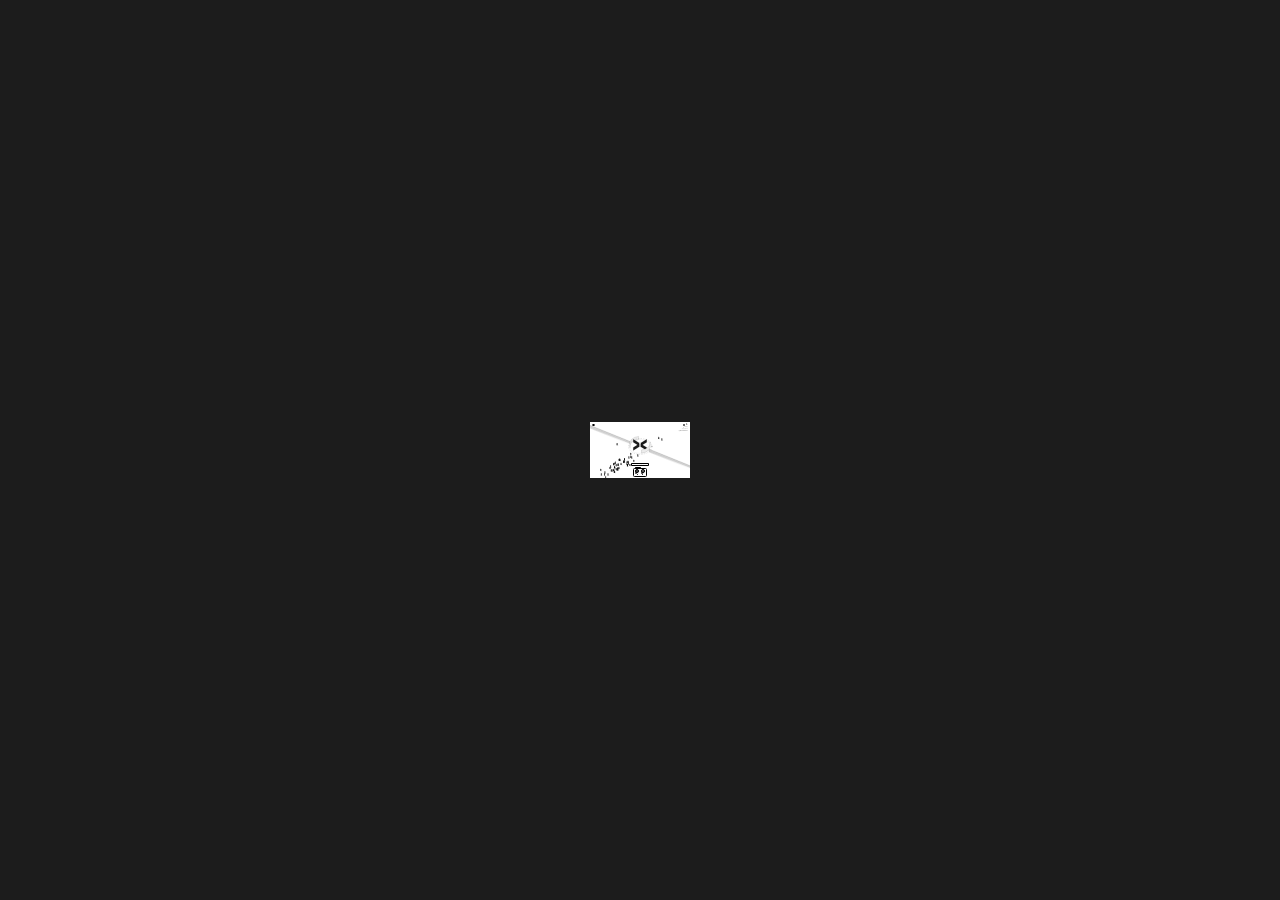
<file: screens/early.html>
<!doctype html>
<html lang="ko">
<head>
  <meta charset="utf-8">
  <meta name="viewport" content="width=device-width, initial-scale=1">
  <title>게임 초반 · 흑백 모노크롬 유저 인터페이스</title>
  <link rel="preconnect" href="https://fonts.googleapis.com">
  <link rel="preconnect" href="https://fonts.gstatic.com" crossorigin>
  <link rel="stylesheet" href="../css/rr.css">
  <link rel="stylesheet" href="screen.css">
  <style>
    /* 이 화면만의 배치: 조작 힌트는 독보다 77px 위에서 둥실거리고(원본 3:01), 안내 고리는 회전문 둘레에 깔립니다 */
    .early-hint { position: absolute; right: 0; bottom: 240px; left: 0; display: flex; justify-content: center; pointer-events: none; }
    .early-guide { position: absolute; top: 308px; left: 725px; width: 470px; height: 324px; --rr-guide-path: path("M225 0A225 152 0 1 0 -225 0A225 152 0 1 0 225 0"); }
  </style>
</head>
<body>
  <a class="demo-back" href="../index.html">← UI 모음으로</a>

  <main class="rr rr-stage rr-stage--fit">
    <div class="rr-world" style="--rr-world: url('../assets/world-early.svg')"></div>

    <div class="rr-hud">
      <div class="rr-hud__tl">
        <button class="rr-iconbtn" aria-label="일시정지"><i class="rr-icon rr-icon--pause"></i></button>
      </div>

      <div class="rr-hud__tr">
        <div class="rr-stats">
          <div class="rr-stats__main"><i class="rr-coin"></i><span class="rr-num" id="money">3</span></div>
          <div class="rr-stats__rate"><i class="rr-icon rr-icon--people"></i>10 / 분</div>
          <div class="rr-stats__sub">이번 판 입장 3명</div>
          <div class="rr-stats__sub is-strong">인류의 0.000000037%</div>
        </div>
      </div>

      <!-- 조작 안내: 점선 고리와 화살표가 돌리는 방향으로 돌고, 힌트 알약이 둥실거립니다 -->
      <svg class="rr-guide early-guide" viewBox="-235 -162 470 324" aria-hidden="true">
        <ellipse class="rr-guide__ring" rx="225" ry="152" pathLength="24"/>
        <path class="rr-guide__arrow" d="M11 0L-9 -8L-4 0L-9 8Z"/>
      </svg>
      <div class="early-hint"><span class="rr-toast rr-toast--hint">누르고 있으면 돌아갑니다</span></div>

      <div class="rr-hud__bottom">
        <div class="rr-dock" id="dock">
          <span class="rr-tag rr-dock__tag">손님 부족</span>

          <div class="rr-dock__item">
            <button class="rr-btn is-affordable" id="b1" aria-describedby="tip-1">
              <span class="rr-btn__body">
                <span class="rr-btn__disc"><i class="rr-icon rr-icon--megaphone"></i></span>
                <span class="rr-btn__key">1</span>
              </span>
            </button>
            <div class="rr-price is-affordable" id="p1"><i class="rr-icon rr-icon--ring"></i><span>3</span></div>
            <div class="rr-tip" id="tip-1" role="tooltip">
              <div class="rr-tip__head"><b class="rr-tip__title">홍보</b><span class="rr-tip__lv" id="t1-lv">Lv.0 / 20</span></div>
              <p class="rr-tip__desc">더 많은 손님이 더 자주, 더 많이 몰려 찾아옵니다.</p>
              <div class="rr-tip__now" id="t1-now">분당 10명</div>
              <div class="rr-tip__next" id="t1-next">분당 21명</div>
              <div class="rr-tip__foot">
                <span class="rr-price rr-price--lg is-affordable" id="t1-price"><i class="rr-icon rr-icon--ring"></i><span>3</span></span>
                <span class="rr-cta" id="t1-cta">클릭해서 구매</span>
              </div>
            </div>
          </div>

          <div class="rr-dock__item">
            <button class="rr-btn" id="b2" aria-describedby="tip-2">
              <span class="rr-btn__body">
                <span class="rr-btn__disc"><i class="rr-icon rr-icon--gear"></i></span>
                <span class="rr-btn__key">2</span>
              </span>
            </button>
            <div class="rr-price" id="p2"><i class="rr-icon rr-icon--ring"></i><span>5</span></div>
            <div class="rr-tip" id="tip-2" role="tooltip">
              <div class="rr-tip__head"><b class="rr-tip__title">기어 교체</b><span class="rr-tip__lv">Lv.0 / 9</span></div>
              <p class="rr-tip__desc">같은 손놀림으로 문이 더 많이 돕니다.</p>
              <div class="rr-tip__now">손잡이 5바퀴 = 문 1바퀴</div>
              <div class="rr-tip__next">손잡이 4바퀴 = 문 1바퀴 · 수동 최고 속도 +5%</div>
              <div class="rr-tip__foot">
                <span class="rr-price rr-price--lg" id="t2-price"><i class="rr-icon rr-icon--ring"></i><span>5</span></span>
                <span class="rr-cta rr-cta--ghost" id="t2-cta">2링 부족</span>
              </div>
            </div>
          </div>
        </div>
      </div>
    </div>
  </main>

  <script src="../js/rr.js"></script>
  <script src="screen.js"></script>
  <script>
    // 화면 예제용: 아주 작은 구매 로직. 원본처럼 돈이 모자라면 버튼이 흰색이 되고 CTA가 "n링 부족"으로 바뀝니다.
    (function () {
      var money = 3;
      var items = [
        { btn: 'b1', price: 'p1', tipPrice: 't1-price', cta: 't1-cta', level: 0, max: 20, costs: [3, 10, 24, 60, 130, 300] },
        { btn: 'b2', price: 'p2', tipPrice: 't2-price', cta: 't2-cta', level: 0, max: 9, costs: [5, 25, 90, 400] }
      ];
      var rates = [10, 21, 36, 58, 90, 140, 215];
      var quiet = true;   // 처음 상태를 잡는 동안에는 연출 없이
      function $(id) { return document.getElementById(id); }
      function refresh() {
        $('money').textContent = money.toLocaleString('ko-KR');
        items.forEach(function (it) {
          var cost = it.costs[Math.min(it.level, it.costs.length - 1)];
          var ok = money >= cost;
          // 살 수 있게 된 순간에는 버튼이 톡 튀고 링이 한 번 퍼집니다
          RR.afford($(it.btn), ok, { quiet: quiet });
          [it.price, it.tipPrice].forEach(function (id) {
            $(id).classList.toggle('is-affordable', ok);
            $(id).lastElementChild.textContent = cost.toLocaleString('ko-KR');
          });
          $(it.cta).className = 'rr-cta' + (ok ? '' : ' rr-cta--ghost');
          $(it.cta).textContent = ok ? '클릭해서 구매' : (cost - money).toLocaleString('ko-KR') + '링 부족';
        });
        var lv = items[0].level;
        $('t1-lv').textContent = 'Lv.' + lv + ' / 20';
        $('t1-now').textContent = '분당 ' + rates[Math.min(lv, rates.length - 1)] + '명';
        $('t1-next').textContent = '분당 ' + rates[Math.min(lv + 1, rates.length - 1)] + '명';
      }
      items.forEach(function (it) {
        $(it.btn).addEventListener('click', function () {
          var cost = it.costs[Math.min(it.level, it.costs.length - 1)];
          if (money < cost) { RR.shake('#dock'); return; }     // 돈이 모자라면 독만 떱니다
          money -= cost;
          it.level += 1;
          refresh();
          RR.purchase(this, { level: it.level });
        });
      });
      refresh();
      quiet = false;
      // 손님이 들어오면 돈이 오릅니다(구경용).
      if (!DEMO.shot) setInterval(function () { money += 1; refresh(); }, 900);
    })();
  </script>
</body>
</html>
</file>
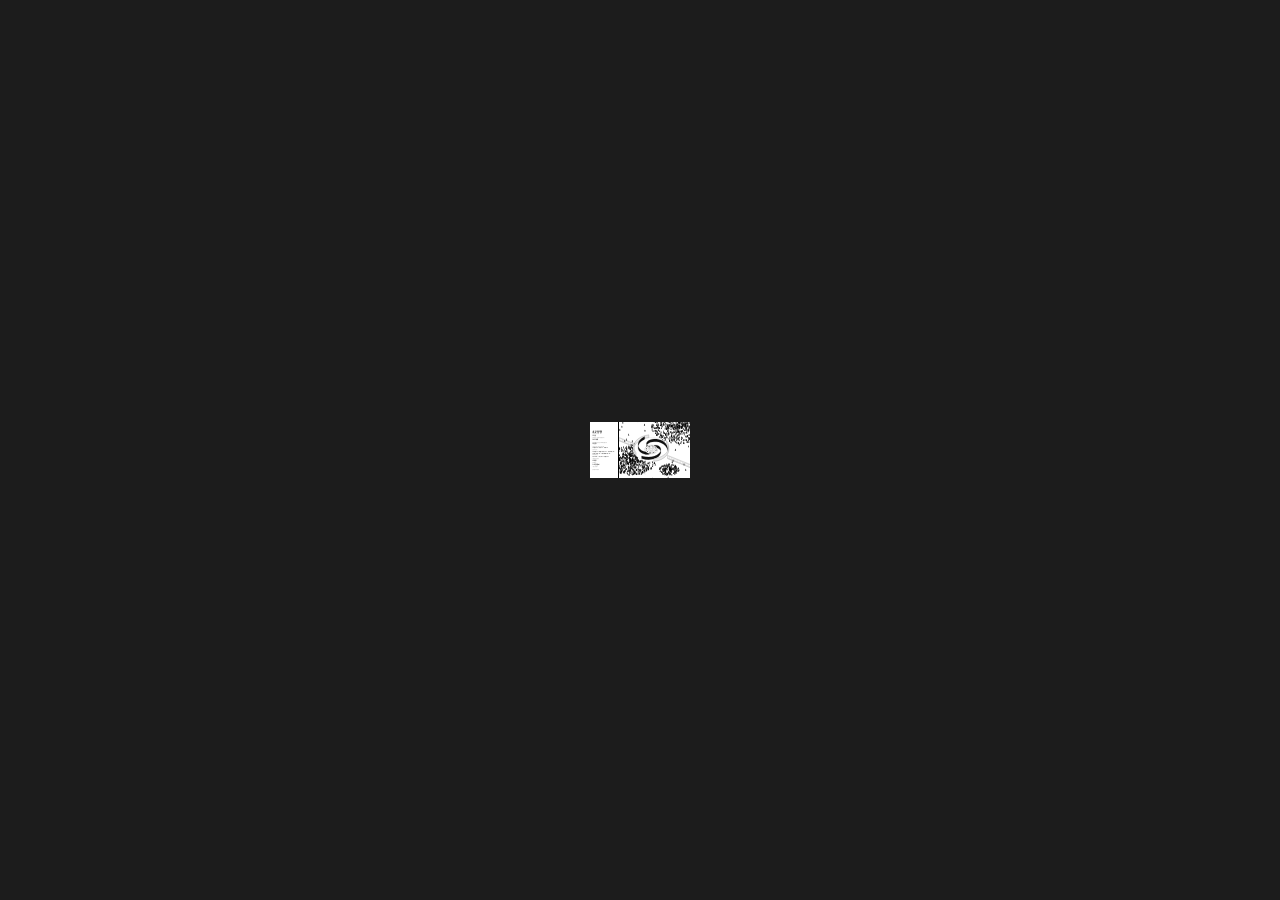
<file: screens/ending.html>
<!doctype html>
<html lang="ko">
<head>
  <meta charset="utf-8">
  <meta name="viewport" content="width=device-width, initial-scale=1">
  <title>엔딩 · 통계 · 크레딧 · 흑백 모노크롬 유저 인터페이스</title>
  <link rel="preconnect" href="https://fonts.googleapis.com">
  <link rel="preconnect" href="https://fonts.gstatic.com" crossorigin>
  <link rel="stylesheet" href="../css/rr.css">
  <link rel="stylesheet" href="screen.css">
  <style>
    /* 이 화면만의 배치 (원본 58:46 / 59:01 / 59:16 프레임 기준) */
    .end-step { display: none; }
    .end-step.is-on { display: block; }
    .end-stats { padding-top: 147px; }
    .end-msg { position: absolute; top: 120px; right: 0; left: 0; display: flex; justify-content: center; }
    .end-credits { padding-top: 100px; }
    .end-world-right { left: 560px; background-position: 55% 40%; background-size: 190%; }
    .end-world-left { right: 520px; background-position: 30% 60%; background-size: 150%; }
    .end-next { position: absolute; inset: 0; z-index: 30; }  /* 화면 아무 데나 누르면 다음 단계로 */
  </style>
</head>
<body>
  <a class="demo-back" href="../index.html">← UI 모음으로</a>

  <main class="rr rr-stage rr-stage--fit" id="stage">

    <!-- 1) 통계 -->
    <section class="end-step" data-step="1">
      <div class="rr-world end-world-right" style="--rr-world: url('../assets/world.svg')"></div>
      <aside class="rr-side rr-side--left end-stats is-live">
        <dl class="rr-tally is-live">
          <div class="rr-tally__row rr-tally__row--hero" style="--rr-i: 0"><dt>82억명</dt><dd>이 문을 지나간 사람</dd></div>
          <div class="rr-tally__row" style="--rr-i: 1"><dt>51분</dt><dd>영업한 시간 · 가게를 12번 열었습니다</dd></div>
          <div class="rr-tally__row" style="--rr-i: 2"><dt>1,827바퀴</dt><dd>문이 돈 바퀴 · 손잡이는 6,384바퀴 돌렸습니다</dd></div>
          <div class="rr-tally__row" style="--rr-i: 3"><dt>250만명</dt><dd>날려 보낸 사람 · 그중 수인 친구 64명</dd></div>
          <div class="rr-tally__row rr-tally__row--sm" style="--rr-i: 4"><dt>고양이 26 · 여우 21 · 늑대 25</dt><dd>만난 수인 친구</dd></div>
          <div class="rr-tally__row rr-tally__row--sm" style="--rr-i: 5"><dt>아이돌 13 · 배달 라이더 21 · 수리 로봇 16 · 관광 가이드 12 · 축제 퍼레이드 10</dt><dd>찾아온 특별 손님</dd></div>
          <div class="rr-tally__row rr-tally__row--sm" style="--rr-i: 6"><dt>버스 358 · 기차 98 · 비행기 47</dt><dd>사람을 싣고 온 탈것</dd></div>
          <div class="rr-tally__row" style="--rr-i: 7"><dt>1,707억링</dt><dd>벌어들인 돈</dd></div>
          <div class="rr-tally__row" style="--rr-i: 8"><dt>31.7만콤보</dt><dd>가장 긴 풍 콤보</dd></div>
        </dl>
        <p class="rr-tally__hint" style="--rr-i: 9">클릭하면 계속합니다</p>
      </aside>
      <button class="end-next" data-go="2" aria-label="계속"></button>
    </section>

    <!-- 2) 한마디 -->
    <section class="end-step" data-step="2">
      <div class="end-msg">
        <div class="rr-msgbox is-live">
          <h1 class="rr-msgbox__title">영업 종료.</h1>
          <p class="rr-msgbox__sub">퇴장은 반대편 문을 이용해 주십시오.</p>
        </div>
      </div>
      <button class="end-next" data-go="3" aria-label="계속"></button>
    </section>

    <!-- 3) 크레딧 -->
    <section class="end-step" data-step="3">
      <div class="rr-world end-world-left" style="--rr-world: url('../assets/world-early.svg')"></div>
      <aside class="rr-side rr-side--right end-credits is-live" style="--rr-side-width: 520px; --rr-side-pad: 41px; --rr-side-pad-end: 40px">
        <dl class="rr-credits">
          <div><dt>ROUND AND ROUND INC.</dt></div>
          <div><dt>기획 · 개발</dt><dd>Murbong</dd></div>
          <div><dt>배급</dt><dd>GoldWorks</dd></div>
          <div><dt>음악 · 로고 · 게임 문구와 번역</dt><dd>저희가 방향을 정하고 생성형 AI 도구로 만들었습니다.<br>게임 화면의 그림은 모두 게임 코드가 직접 그립니다.</dd></div>
          <div><dt>글꼴</dt><dd>Noto Sans CJK — SIL Open Font License 1.1</dd></div>
          <div><dt>엔진</dt><dd>Unity</dd></div>
          <div><dt>효과음은 게임 안에서 합성했습니다.</dt></div>
        </dl>
        <p class="rr-credits__thanks">플레이해 주셔서 감사합니다.</p>
        <p class="rr-credits__note">입장 82억명 · 플레이 51분</p>
        <p class="rr-credits__note">지금까지의 기록과 도감, 도전 과제는 회사에 그대로 남습니다.</p>
        <div class="rr-credits__actions">
          <a class="rr-rbtn rr-rbtn--solid rr-rbtn--block" href="hud.html"><span class="rr-rbtn__label">본점 계속 운영</span></a>
          <a class="rr-rbtn rr-rbtn--block" href="early.html"><span class="rr-rbtn__label">2호점 개점</span></a>
          <a class="rr-rbtn rr-rbtn--text rr-rbtn--block" href="title.html"><span class="rr-rbtn__label">메인 메뉴로</span></a>
        </div>
      </aside>
    </section>
  </main>

  <script src="../js/rr.js"></script>
  <script src="screen.js"></script>
  <script>
    // 화면 예제용: 세 단계를 차례로 보여 줍니다.  ?step=2  또는  #credits 로 바로 갈 수 있습니다.
    //   1) 통계 패널이 밀려 들어오고, 줄이 1.15초마다 하나씩 나타나며 숫자가 굴러 오릅니다.
    //   2) 누르면 패널이 물러나고 "영업 종료." 상자가 던져 올려지듯 나타납니다.
    //   3) 다시 누르면 상자가 흐려지고 크레딧 패널이 들어옵니다.
    (function () {
      var steps = document.querySelectorAll('.end-step');
      var busy = false;
      function show(n) {
        Array.prototype.forEach.call(steps, function (s) { s.classList.toggle('is-on', s.getAttribute('data-step') === String(n)); });
        if (String(n) === '1') RR.tally('.rr-tally.is-live');
      }
      // 지금 단계의 패널·상자에 퇴장 연출(.is-leaving)을 틀고, 끝나면 다음 단계로 넘어갑니다
      function go(n) {
        var cur = document.querySelector('.end-step.is-on');
        var leaver = cur && cur.querySelector('.rr-side.is-live, .rr-msgbox.is-live');
        if (!leaver) { show(n); return; }
        if (busy) return;
        busy = true;
        leaver.classList.add('is-leaving');
        setTimeout(function () {
          leaver.classList.remove('is-leaving');
          busy = false;
          show(n);
        }, leaver.classList.contains('rr-msgbox') ? 800 : 400);
      }
      document.addEventListener('click', function (e) {
        var next = e.target.closest('[data-go]');
        if (next) go(next.getAttribute('data-go'));
      });
      show(location.hash === '#credits' ? 3 : (DEMO.query.get('step') || 1));
    })();
  </script>
</body>
</html>
</file>
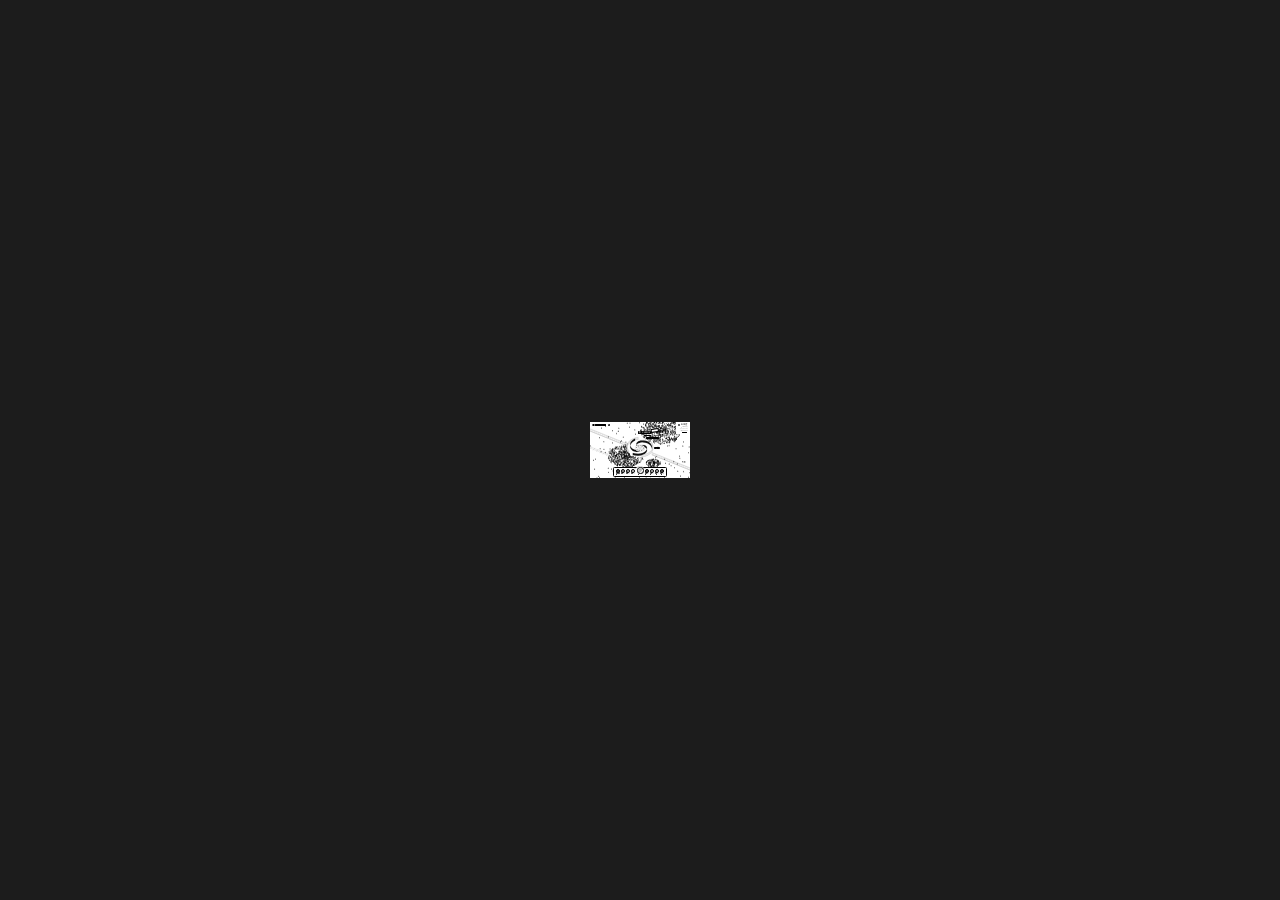
<file: screens/hud.html>
<!doctype html>
<html lang="ko">
<head>
  <meta charset="utf-8">
  <meta name="viewport" content="width=device-width, initial-scale=1">
  <title>게임 HUD · 흑백 모노크롬 유저 인터페이스</title>
  <link rel="preconnect" href="https://fonts.googleapis.com">
  <link rel="preconnect" href="https://fonts.gstatic.com" crossorigin>
  <link rel="stylesheet" href="../css/rr.css">
  <link rel="stylesheet" href="screen.css">
</head>
<body>
  <a class="demo-back" href="../index.html">← UI 모음으로</a>

  <main class="rr rr-stage rr-stage--fit" id="stage">
    <div class="rr-world" style="--rr-world: url('../assets/world.svg')"></div>

    <!-- 떠오르는 획득 라벨이 놓이는 층 -->
    <div class="rr-layer" id="floats" style="z-index: 5; pointer-events: none"></div>

    <div class="rr-hud">
      <div class="rr-hud__tl">
        <button class="rr-iconbtn" aria-label="일시정지"><i class="rr-icon rr-icon--pause"></i></button>
        <button class="rr-rbtn rr-rbtn--sm"><span class="rr-rbtn__label">회사 현황 (Tab)</span></button>
        <!-- 장면 둘: 기본(mid, 원본 19:52)과 후반(late, 원본 54:22). hud.html?scene=late 로 바꿉니다. -->
        <div class="rr-chips" data-scene="mid">
          <span class="rr-chip rr-chip--ring" style="--rr-progress: .42" data-label="+60%" title="확장 기념 행사"><i class="rr-icon rr-icon--expand"></i></span>
        </div>
        <div class="rr-chips" data-scene="late">
          <span class="rr-chip" title="기어 조합"><i class="rr-icon rr-icon--gear"></i></span>
          <span class="rr-chip" title="버스 회사 제휴"><i class="rr-icon rr-icon--megaphone"></i></span>
          <span class="rr-chip" title="단골 카드"><i class="rr-icon rr-icon--ticket"></i></span>
          <span class="rr-chip" title="단체 입장"><i class="rr-icon rr-icon--people"></i></span>
          <span class="rr-chip" title="회전 적립금"><i class="rr-icon rr-icon--ring"></i></span>
          <span class="rr-chip rr-chip--ring" style="--rr-progress: .93" data-label="+90%" title="확장 기념 행사"><i class="rr-icon rr-icon--expand"></i></span>
        </div>
      </div>

      <div class="rr-hud__tr">
        <div class="rr-stats" data-scene="mid">
          <div class="rr-stats__main"><i class="rr-coin"></i><span class="rr-num" id="money">120만</span></div>
          <div class="rr-stats__rate"><i class="rr-icon rr-icon--people"></i>19,633 / 분</div>
          <div class="rr-stats__sub">이번 판 입장 25,430명</div>
          <div class="rr-stats__sub is-strong">인류의 0.00031%</div>
          <span class="rr-pill">러시 아워 6초</span>
        </div>
        <div class="rr-stats" data-scene="late">
          <div class="rr-stats__main"><i class="rr-coin"></i><span class="rr-num">160만</span></div>
          <div class="rr-stats__rate"><i class="rr-icon rr-icon--people"></i>627만 / 분</div>
          <div class="rr-stats__sub">이번 판 입장 627만명</div>
          <div class="rr-stats__sub is-strong">인류의 0.08%</div>
        </div>
      </div>

      <!-- 문 근처에 뜨는 것들: 원본 19:52 프레임의 자리 그대로 -->
      <div data-scene="mid">
        <div class="rr-combo" id="combo" style="position: absolute; left: 919px; top: 178px; --rr-combo-time: .98">
          <div class="rr-combo__label">풍 ×<span class="rr-num" id="combo-n">17729</span></div>
          <span class="rr-combo__tag">입장료 +60%</span>
          <span class="rr-combo__bar"></span>
        </div>
        <span class="rr-pill rr-pill--round" id="ratio" style="position: absolute; left: 908px; top: 268px">0.35 : 1</span>
        <span class="rr-gain" style="position: absolute; left: 1066px; top: 289px"><i class="rr-icon rr-icon--ring"></i>+16,608</span>
        <span class="rr-gain" style="position: absolute; left: 1172px; top: 282px"><i class="rr-icon rr-icon--ring"></i>+22,176</span>
        <span class="rr-tag" style="position: absolute; left: 1238px; top: 487px; height: 30px; padding: 0 11px; font-size: 16px; gap: 7px"><i class="rr-icon rr-icon--cat" style="font-size: 15px"></i>2 / 4</span>
      </div>

      <!-- 후반 장면에만 나오는 것들: 알림, 말풍선, 정산 카드, 단축키 꼬리표 (원본 54:22 프레임의 자리) -->
      <div data-scene="late">
        <div class="rr-hud__top"><span class="rr-toast">본사 타워가 섰습니다</span></div>
        <span class="rr-bubble" id="gulp" style="position: absolute; right: 1178px; top: 259px">꿀꺽!</span>
        <div class="rr-combo" id="combo" style="position: absolute; left: 933px; top: 252px; --rr-combo-time: .62">
          <div class="rr-combo__label">풍 ×<span class="rr-num" id="combo-n">344</span></div>
          <span class="rr-combo__tag">입장료 +80%</span>
          <span class="rr-combo__bar"></span>
        </div>
        <div class="rr-notice" style="position: absolute; left: 36px; top: 360px">
          <div class="rr-notice__title">배달 완료! 1초 · 팁 ×3</div>
          <div class="rr-notice__value"><i class="rr-icon rr-icon--ring"></i><span id="notice-n">+500만</span></div>
          <div class="rr-notice__sub">4.5분어치 수입</div>
          <div class="rr-notice__foot">밀렸던 손님 19.6만명이 한꺼번에 들어옵니다</div>
        </div>
        <div class="rr-hud__bl"><button class="rr-keytag rr-keytag--toggle is-on" id="auto-buy" data-label="총무팀 자동 구매: 켬 (C)" data-rr-on="총무팀 자동 구매: 켬 (C)" data-rr-off="총무팀 자동 구매: 끔 (C)">총무팀 자동 구매: 켬 (C)</button></div>
        <div class="rr-hud__br"><span class="rr-keytag">경품 추첨권 1장 (R)</span></div>
      </div>

      <div class="rr-hud__bottom">
        <div class="rr-dockwrap">

        <!-- 단계 게이지: 확성기(1)를 눌러 "길" 묶음을 열면 독 위에 나타납니다 -->
        <div class="rr-track" id="track" data-rr-group="routes" hidden style="--rr-level: 12; --rr-max: 20">
          <div class="rr-track__head"><span>홍보 › 손님 길</span><b id="track-title">홍보 12단계</b></div>
          <div class="rr-track__rail">
            <span class="rr-track__dots"></span>
            <span class="rr-track__fill"></span>
            <span class="rr-track__pin is-owned" id="pin-bus" style="--rr-at: 11; --rr-shift: -45px"><b><i class="rr-icon rr-icon--bus"></i></b></span>
            <span class="rr-track__pin is-open" id="pin-train" style="--rr-at: 12; --rr-shift: -34px"><b><i class="rr-icon rr-icon--train"></i></b></span>
            <span class="rr-track__pin is-current" id="pin-walk" style="--rr-at: 12"><b><i class="rr-icon rr-icon--walk"></i></b></span>
            <span class="rr-track__pin" id="pin-plane" style="--rr-at: 15"><b><i class="rr-icon rr-icon--plane"></i></b></span>
            <span class="rr-track__now" id="track-now">12</span>
            <span class="rr-track__max">20</span>
          </div>
        </div>

        <div class="rr-dock rr-dock--hump" id="dock">

          <div class="rr-dock__item" data-rr-group="main">
            <button class="rr-btn is-affordable" data-rr-swap="routes" aria-describedby="tip-1">
              <span class="rr-btn__body">
                <span class="rr-btn__disc"><i class="rr-icon rr-icon--megaphone"></i></span>
                <span class="rr-btn__key">1</span>
                <span class="rr-btn__more"><i class="rr-icon rr-icon--chevron-right"></i></span>
              </span>
            </button>
            <div class="rr-price is-affordable"><i class="rr-icon rr-icon--ring"></i>54만</div>
            <div class="rr-tip" id="tip-1" role="tooltip">
              <div class="rr-tip__head"><b class="rr-tip__title">홍보</b><span class="rr-tip__lv">12단계 / 20</span></div>
              <p class="rr-tip__desc">손님이 찾아오는 길을 늘립니다. 길마다 따로 키울 수 있습니다.</p>
              <div class="rr-tip__now">분당 1.4만명 · 9명씩 · 버스 8초마다 708명</div>
              <div class="rr-tip__foot">
                <span class="rr-price rr-price--lg is-affordable"><i class="rr-icon rr-icon--ring"></i>54만</span>
                <span class="rr-cta">눌러서 손님 길 열기</span>
              </div>
            </div>
          </div>

          <div class="rr-dock__item" data-rr-group="main">
            <button class="rr-btn" aria-describedby="tip-2">
              <span class="rr-btn__body">
                <span class="rr-btn__disc"><i class="rr-icon rr-icon--gear"></i></span>
                <span class="rr-btn__key">2</span>
              </span>
            </button>
            <div class="rr-price rr-price--note">최대 단계</div>
            <div class="rr-tip" id="tip-2" role="tooltip">
              <div class="rr-tip__head"><b class="rr-tip__title">기어 교체</b><span class="rr-tip__lv">Lv.9 / 9</span></div>
              <p class="rr-tip__desc">같은 손놀림으로 문이 더 많이 돕니다.</p>
              <div class="rr-tip__now">손잡이 1바퀴 = 문 1바퀴</div>
              <div class="rr-tip__foot">
                <span class="rr-price rr-price--lg"></span>
                <span class="rr-cta rr-cta--ghost">최대 단계</span>
              </div>
            </div>
          </div>

          <div class="rr-dock__item" data-rr-group="main">
            <button class="rr-btn" aria-describedby="tip-3">
              <span class="rr-btn__body">
                <span class="rr-btn__disc"><i class="rr-icon rr-icon--flywheel"></i></span>
                <span class="rr-btn__key">3</span>
              </span>
            </button>
            <div class="rr-price rr-price--note">최대 단계</div>
            <div class="rr-tip" id="tip-3" role="tooltip">
              <div class="rr-tip__head"><b class="rr-tip__title">플라이휠</b><span class="rr-tip__lv">Lv.6 / 6</span></div>
              <p class="rr-tip__desc">손을 떼도 문이 오래 돕니다.</p>
              <div class="rr-tip__now">관성 ×2.4</div>
              <div class="rr-tip__foot">
                <span class="rr-price rr-price--lg"></span>
                <span class="rr-cta rr-cta--ghost">최대 단계</span>
              </div>
            </div>
          </div>

          <div class="rr-dock__item" data-rr-group="main">
            <button class="rr-btn" aria-describedby="tip-4">
              <span class="rr-btn__body">
                <span class="rr-btn__disc"><i class="rr-icon rr-icon--bolt"></i></span>
                <span class="rr-btn__key">4</span>
              </span>
            </button>
            <div class="rr-price rr-price--note">최대 단계</div>
            <div class="rr-tip" id="tip-4" role="tooltip">
              <div class="rr-tip__head"><b class="rr-tip__title">자동 구동</b><span class="rr-tip__lv">Lv.9 / 9</span></div>
              <p class="rr-tip__desc">손을 놓아도 문이 돕니다. 손으로 돌리면 더 빨라집니다.</p>
              <div class="rr-tip__now">자동 회전 21.6°/초</div>
              <div class="rr-tip__foot">
                <span class="rr-price rr-price--lg"></span>
                <span class="rr-cta rr-cta--ghost">최대 단계</span>
              </div>
            </div>
          </div>

          <div class="rr-dock__item rr-dock__item--center" data-rr-group="main">
            <button class="rr-btn rr-btn--lg" data-rr-open="#franchise" aria-describedby="tip-c">
              <span class="rr-btn__body">
                <span class="rr-btn__disc"><i class="rr-icon rr-icon--spin"></i><span class="rr-btn__label">환생</span></span>
              </span>
            </button>
            <div class="rr-price rr-price--sm"><i class="rr-icon rr-icon--ring"></i>140만</div>
            <div class="rr-tip" id="tip-c" role="tooltip">
              <div class="rr-tip__head"><b class="rr-tip__title">다시 개업</b></div>
              <p class="rr-tip__desc">다시 개업하면 회전문, 업그레이드, 링, 이번 판 입장 인원이 모두 처음으로 돌아갑니다.<br>하나를 골라 다시 개업합니다. 계약은 환생해도 남습니다.</p>
              <div class="rr-tip__now">스핀 에너지를 얻습니다</div>
              <div class="rr-tip__foot">
                <span class="rr-price rr-price--lg is-affordable"><i class="rr-icon rr-icon--spin"></i>+11</span>
              </div>
            </div>
          </div>

          <div class="rr-dock__item" data-rr-group="main">
            <button class="rr-btn is-affordable" data-rr-buy data-rr-level="3" aria-describedby="tip-5">
              <span class="rr-btn__body">
                <span class="rr-btn__disc"><i class="rr-icon rr-icon--expand"></i></span>
                <span class="rr-btn__key">5</span>
              </span>
            </button>
            <div class="rr-price is-affordable"><i class="rr-icon rr-icon--ring"></i>4,500</div>
            <div class="rr-tip" id="tip-5" role="tooltip">
              <div class="rr-tip__head"><b class="rr-tip__title">확장</b><span class="rr-tip__lv">Lv.3 / 8</span></div>
              <p class="rr-tip__desc">회전문이 커져 한 바퀴에 더 많은 손님이 들어옵니다.</p>
              <div class="rr-tip__now">문짝 4장 · 지름 12m</div>
              <div class="rr-tip__next">문짝 5장 · 지름 15m</div>
              <div class="rr-tip__foot">
                <span class="rr-price rr-price--lg is-affordable"><i class="rr-icon rr-icon--ring"></i>4,500</span>
                <span class="rr-cta">클릭해서 구매</span>
              </div>
            </div>
          </div>

          <div class="rr-dock__item" data-rr-group="main">
            <button class="rr-btn" aria-describedby="tip-6">
              <span class="rr-btn__body">
                <span class="rr-btn__disc"><i class="rr-icon rr-icon--pinwheel"></i></span>
                <span class="rr-btn__key">6</span>
              </span>
            </button>
            <div class="rr-price"><i class="rr-icon rr-icon--ring"></i>500만</div>
            <div class="rr-tip" id="tip-6" role="tooltip">
              <div class="rr-tip__head"><b class="rr-tip__title">풍 콤보</b><span class="rr-tip__lv">Lv.4 / 10</span></div>
              <p class="rr-tip__desc">쉬지 않고 돌리면 바람이 붙어 입장료가 오릅니다.</p>
              <div class="rr-tip__now">콤보당 +0.4%</div>
              <div class="rr-tip__next">콤보당 +0.5%</div>
              <div class="rr-tip__foot">
                <span class="rr-price rr-price--lg"><i class="rr-icon rr-icon--ring"></i>500만</span>
                <span class="rr-cta rr-cta--ghost">380만링 부족</span>
              </div>
            </div>
          </div>

          <div class="rr-dock__item" data-rr-group="main">
            <button class="rr-btn" aria-describedby="tip-7">
              <span class="rr-btn__body">
                <span class="rr-btn__disc"><i class="rr-icon rr-icon--ticket"></i></span>
                <span class="rr-btn__key">7</span>
              </span>
            </button>
            <div class="rr-price"><i class="rr-icon rr-icon--ring"></i>320만</div>
            <div class="rr-tip" id="tip-7" role="tooltip">
              <div class="rr-tip__head"><b class="rr-tip__title">입장료</b><span class="rr-tip__lv">Lv.7 / 20</span></div>
              <p class="rr-tip__desc">손님 한 명이 내는 링이 늘어납니다.</p>
              <div class="rr-tip__now">1명당 14링</div>
              <div class="rr-tip__next">1명당 18링</div>
              <div class="rr-tip__foot">
                <span class="rr-price rr-price--lg"><i class="rr-icon rr-icon--ring"></i>320만</span>
                <span class="rr-cta rr-cta--ghost">200만링 부족</span>
              </div>
            </div>
          </div>

          <div class="rr-dock__item" data-rr-group="main">
            <button class="rr-btn is-affordable" data-rr-buy data-rr-level="1" aria-describedby="tip-8">
              <span class="rr-btn__body">
                <span class="rr-btn__disc"><i class="rr-icon rr-icon--star"></i></span>
                <span class="rr-btn__key">9</span>
              </span>
            </button>
            <div class="rr-price is-affordable"><i class="rr-icon rr-icon--ring"></i>11만</div>
            <div class="rr-tip" id="tip-8" role="tooltip">
              <div class="rr-tip__head"><b class="rr-tip__title">특별 손님</b><span class="rr-tip__lv">Lv.1 / 5</span></div>
              <p class="rr-tip__desc">가끔 귀한 손님이 찾아와 팁을 두고 갑니다.</p>
              <div class="rr-tip__now">90초마다 1명</div>
              <div class="rr-tip__next">75초마다 1명</div>
              <div class="rr-tip__foot">
                <span class="rr-price rr-price--lg is-affordable"><i class="rr-icon rr-icon--ring"></i>11만</span>
                <span class="rr-cta">클릭해서 구매</span>
              </div>
            </div>
          </div>

          <!-- ── "길" 묶음 (하위 메뉴): 원본 10:45 의 상태 ─────────────────── -->
          <div class="rr-dock__item" data-rr-group="routes" hidden>
            <button class="rr-btn rr-btn--back" data-rr-swap="main" aria-label="뒤로">
              <span class="rr-btn__body">
                <span class="rr-btn__disc"><i class="rr-icon rr-icon--chevron-left"></i></span>
                <span class="rr-btn__key">1</span>
              </span>
            </button>
          </div>

          <div class="rr-dock__item" data-rr-group="routes" hidden>
            <button class="rr-btn is-affordable" id="b-walk" aria-describedby="tip-walk">
              <span class="rr-btn__body">
                <span class="rr-btn__disc"><i class="rr-icon rr-icon--walk"></i></span>
                <span class="rr-btn__key">2</span>
              </span>
            </button>
            <div class="rr-price is-affordable" id="p-walk"><i class="rr-icon rr-icon--ring"></i><span>54만</span></div>
            <div class="rr-tip" id="tip-walk" role="tooltip">
              <div class="rr-tip__head"><b class="rr-tip__title">도보</b><span class="rr-tip__lv" id="walk-lv">Lv.12 / 20</span></div>
              <p class="rr-tip__desc">걸어서 찾아오는 손님이 늘고, 더 큰 무리로 옵니다.</p>
              <div class="rr-tip__now">분당 3,145명 · 9명씩</div>
              <div class="rr-tip__next">분당 4,470명 · 10명씩</div>
              <div class="rr-tip__foot">
                <span class="rr-price rr-price--lg is-affordable" id="tp-walk"><i class="rr-icon rr-icon--ring"></i><span>54만</span></span>
                <span class="rr-cta" id="cta-walk">클릭해서 구매</span>
              </div>
            </div>
          </div>

          <div class="rr-dock__item" data-rr-group="routes" hidden>
            <button class="rr-btn is-affordable" id="b-bus" aria-describedby="tip-bus">
              <span class="rr-btn__body">
                <span class="rr-btn__disc"><i class="rr-icon rr-icon--bus"></i></span>
                <span class="rr-btn__key">3</span>
              </span>
            </button>
            <div class="rr-price is-affordable" id="p-bus"><i class="rr-icon rr-icon--ring"></i><span>10만</span></div>
            <div class="rr-tip" id="tip-bus" role="tooltip">
              <div class="rr-tip__head"><b class="rr-tip__title">버스</b><span class="rr-tip__lv" id="bus-lv">Lv.6 / 15</span></div>
              <p class="rr-tip__desc">버스가 더 자주, 더 많은 손님을 태우고 옵니다.</p>
              <div class="rr-tip__now">8초마다 472명</div>
              <div class="rr-tip__next">8초마다 708명</div>
              <div class="rr-tip__foot">
                <span class="rr-price rr-price--lg is-affordable" id="tp-bus"><i class="rr-icon rr-icon--ring"></i><span>10만</span></span>
                <span class="rr-cta" id="cta-bus">클릭해서 구매</span>
              </div>
            </div>
          </div>

          <div class="rr-dock__item" data-rr-group="routes" hidden>
            <button class="rr-btn is-affordable" id="b-train" aria-describedby="tip-train">
              <span class="rr-btn__body">
                <span class="rr-btn__disc"><i class="rr-icon rr-icon--train"></i></span>
                <span class="rr-btn__key">4</span>
                <span class="rr-btn__dot"></span>
              </span>
            </button>
            <div class="rr-price is-affordable" id="p-train"><i class="rr-icon rr-icon--ring"></i><span>32만</span></div>
            <div class="rr-tip" id="tip-train" role="tooltip">
              <div class="rr-tip__head"><b class="rr-tip__title">기차</b><span class="rr-tip__lv" id="train-lv">Lv.0 / 8</span></div>
              <p class="rr-tip__desc">기차가 한꺼번에 많은 손님을 실어 옵니다.</p>
              <div class="rr-tip__now">아직 오지 않음</div>
              <div class="rr-tip__next">20초마다 2,657명</div>
              <div class="rr-tip__foot">
                <span class="rr-price rr-price--lg is-affordable" id="tp-train"><i class="rr-icon rr-icon--ring"></i><span>32만</span></span>
                <span class="rr-cta" id="cta-train">클릭해서 구매</span>
              </div>
            </div>
          </div>

          <div class="rr-dock__item" data-rr-group="routes" hidden>
            <button class="rr-btn" id="b-plane" disabled aria-describedby="tip-plane">
              <span class="rr-btn__body">
                <span class="rr-btn__disc"><i class="rr-icon rr-icon--plane"></i></span>
                <span class="rr-btn__key">5</span>
              </span>
            </button>
            <div class="rr-price rr-price--note" id="p-plane">도보 +3</div>
            <div class="rr-tip" id="tip-plane" role="tooltip">
              <div class="rr-tip__head"><b class="rr-tip__title">비행기</b><span class="rr-tip__lv" id="plane-lv">Lv.0 / 5</span></div>
              <p class="rr-tip__desc">전 세계에서 손님이 날아옵니다.</p>
              <div class="rr-tip__now">아직 오지 않음</div>
              <div class="rr-tip__next">60초마다 4.8만명</div>
              <div class="rr-tip__foot">
                <span class="rr-price rr-price--lg is-affordable" id="tp-plane"><i class="rr-icon rr-icon--ring"></i><span>900만</span></span>
                <span class="rr-cta rr-cta--ghost" id="cta-plane">도보 3레벨 더 올리면 열립니다 (홍보 15단계)</span>
              </div>
            </div>
          </div>

        </div>
        </div>
      </div>
    </div>

    <!-- 환생 버튼 → 계약 카드 → 다시 개업 다이얼로그 로 이어지는 흐름 -->
    <div class="rr-modal rr-pick" id="franchise" data-rr-esc>
      <div class="rr-modal__veil"></div>
      <div class="rr-pick__inner">
        <h2 class="rr-pick__title">프랜차이즈 계약</h2>
        <p class="rr-pick__sub">하나를 골라 다시 개업합니다. 계약은 환생해도 남습니다.</p>
        <div class="rr-pick__cards">
          <button class="rr-card is-focus" data-rr-pick>
            <i class="rr-icon rr-icon--expand rr-card__icon"></i>
            <span class="rr-card__badge">새 계약</span>
            <span class="rr-card__title">확장 기념 행사</span>
            <span class="rr-card__desc">회전문을 키울 때마다 1분 동안 손님이 60% 더 옵니다.</span>
            <span class="rr-card__tag">확장 → 손님</span>
            <span class="rr-stamp">계약</span>
          </button>
          <button class="rr-card" data-rr-pick>
            <i class="rr-icon rr-icon--ring rr-card__icon"></i>
            <span class="rr-card__badge">새 계약</span>
            <span class="rr-card__title">회전 적립금</span>
            <span class="rr-card__desc">이번 판에 쓴 링의 0.05%를 다음 판 시작 자금으로 적립합니다.</span>
            <span class="rr-card__tag">판 → 다음 판</span>
            <span class="rr-stamp">계약</span>
          </button>
          <button class="rr-card" data-rr-pick>
            <i class="rr-icon rr-icon--cat rr-card__icon"></i>
            <span class="rr-card__badge">새 계약</span>
            <span class="rr-card__title">특별 손님 단골</span>
            <span class="rr-card__desc">단골 배달원이 판 처음부터 들르고, 특별 손님이 1.5배 자주 옵니다. 특별 손님이 들어올 때마다 1분 동안 입장료가 15% 오릅니다(겹침).</span>
            <span class="rr-card__tag">특별 손님 → 수입</span>
            <span class="rr-stamp">계약</span>
          </button>
        </div>
        <button class="rr-rbtn rr-rbtn--wide" data-rr-close><span class="rr-rbtn__label">계속 영업</span></button>
      </div>
    </div>

    <div class="rr-modal" id="reopen" data-rr-esc>
      <div class="rr-modal__veil"></div>
      <section class="rr-dialog" style="--rr-dialog-width: 660px" aria-labelledby="reopen-title">
        <header class="rr-dialog__head"><h2 class="rr-dialog__title" id="reopen-title">다시 개업</h2></header>
        <p class="rr-dialog__body">다시 개업하면 회전문, 업그레이드, 링, 이번 판 입장 인원이 모두 처음으로 돌아갑니다.</p>
        <div class="rr-bignum"><i class="rr-icon rr-icon--spin"></i>+13</div>
        <p class="rr-bignum__caption">스핀 에너지를 얻습니다</p>
        <dl class="rr-kv">
          <dt>이번 판 입장</dt><dd>12.9만명</dd>
          <dt>최고 콤보</dt><dd>44,711</dd>
          <dt>영업 시간</dt><dd>12:00</dd>
          <dt>맺을 계약</dt><dd id="reopen-deal">확장 기념 행사</dd>
          <dt>계약금</dt><dd>140만링</dd>
        </dl>
        <div class="rr-dialog__actions">
          <button class="rr-rbtn" data-rr-close><span class="rr-rbtn__label">뒤로</span></button>
          <button class="rr-rbtn rr-rbtn--hold" id="reopen-go"><span class="rr-rbtn__label">다시 개업</span></button>
        </div>
        <p class="rr-dialog__hint">길게 눌러야 다시 개업합니다</p>
      </section>
    </div>
  </main>

  <script src="../js/rr.js"></script>
  <script src="screen.js"></script>
  <script>
    // 화면 예제용 배선: 키트의 이벤트를 이어 붙여 원본의 흐름을 재현합니다.
    (function () {
      // 장면 고르기: 고르지 않은 장면의 요소는 지웁니다.
      var scene = DEMO.query.get('scene') === 'late' ? 'late' : 'mid';
      Array.prototype.forEach.call(document.querySelectorAll('[data-scene]'), function (n) {
        if (n.getAttribute('data-scene') !== scene) n.remove();
      });

      // 카드를 고르면(도장 → 잠깐 멈춤) 다시 개업 다이얼로그로 넘어갑니다.
      document.addEventListener('rr:pick', function (e) {
        document.getElementById('reopen-deal').textContent = e.target.querySelector('.rr-card__title').textContent;
        RR.close('#franchise');
        RR.open('#reopen');
      });
      // 길게 눌러 확정하면 다이얼로그가 바로 사라지고, 회전문 닦기로 환생 화면에 넘어갑니다.
      document.getElementById('reopen-go').addEventListener('rr:confirm', function () {
        RR.close('#reopen');
        DEMO.wipeTo('prestige.html');
      });

      // 확성기(1) → "손님 길" 하위 메뉴. 길을 사면 그 표지가 한 칸 나아가고, 가장 앞선 표지가 홍보 단계가 됩니다.
      // (값 계산까지 하는 온전한 예제는 submenu.html 에 있습니다. 여기서는 단계와 표지만 움직입니다.)
      (function () {
        function $(id) { return document.getElementById(id); }
        var routes = [
          { id: 'walk',  name: '도보',   unlock: 0,  level: 12, max: 20 },
          { id: 'bus',   name: '버스',   unlock: 5,  level: 6,  max: 15 },
          { id: 'train', name: '기차',   unlock: 12, level: 0,  max: 8 },
          { id: 'plane', name: '비행기', unlock: 15, level: 0,  max: 5 }
        ];
        function stage() {
          var s = 0, changed = true;
          while (changed) {
            changed = false;
            routes.forEach(function (r) {
              if (r.unlock <= s && r.unlock + r.level > s) { s = r.unlock + r.level; changed = true; }
            });
          }
          return Math.min(20, s);
        }
        function refresh(instant) {
          var s = stage();
          var front = routes.filter(function (r) { return r.level > 0 && r.unlock + r.level >= s; })[0] || routes[0];
          routes.forEach(function (r) {
            var open = s >= r.unlock, pin = $('pin-' + r.id), btn = $('b-' + r.id);
            pin.style.setProperty('--rr-at', open ? Math.min(20, r.unlock + r.level) : r.unlock);
            pin.classList.toggle('is-open', open && r.level === 0);
            pin.classList.toggle('is-owned', open && r.level > 0 && r !== front);
            pin.classList.toggle('is-current', open && r === front);
            $(r.id + '-lv').textContent = 'Lv.' + r.level + ' / ' + r.max;
            if (open && btn.disabled) {
              // 막 열린 길: 버튼이 살아나며 톡 튀고 눈길 끄는 링이 한 번 퍼집니다
              btn.disabled = false;
              RR.afford(btn, true);
              $('p-' + r.id).classList.remove('rr-price--note');
              $('p-' + r.id).classList.add('is-affordable');
              $('p-' + r.id).innerHTML = $('tp-' + r.id).innerHTML;
              $('cta-' + r.id).className = 'rr-cta';
              $('cta-' + r.id).textContent = '클릭해서 구매';
            } else if (!open) {
              $('p-' + r.id).textContent = front.name + ' +' + (r.unlock - s);
              $('cta-' + r.id).textContent = front.name + ' ' + (r.unlock - s) + '레벨 더 올리면 열립니다 (홍보 ' + r.unlock + '단계)';
            }
            if (r.level >= r.max || r.unlock + r.level >= 20) {
              btn.classList.remove('is-affordable');
              $('p-' + r.id).classList.remove('is-affordable');
              $('p-' + r.id).classList.add('rr-price--note');
              $('p-' + r.id).textContent = '최대 단계';
            }
          });
          $('track').style.setProperty('--rr-level', s);
          $('track-now').textContent = s;
          $('track-title').textContent = '홍보 ' + s + '단계';
          RR.track.layout('#track', { instant: instant === true });
        }
        routes.forEach(function (r) {
          $('b-' + r.id).addEventListener('click', function () {
            if (r.level >= r.max || r.unlock + r.level >= 20) return;
            var before = stage();
            r.level += 1;
            refresh();
            // 단계가 올랐으면(게이지가 늘어나면) 0.1초 뒤에 아래 묶음이 한 번 더 크게 떱니다
            RR.purchase(this, { level: r.level, max: r.level >= r.max, stageUp: stage() > before });
          });
        });
        // 숨겨져 있던 게이지는 다시 보이는 순간에 표지 자리를 잡습니다
        $('dock').addEventListener('rr:swap', function () { refresh(true); });

        // 단축키: 보이는 버튼의 번호를 누르면 그 버튼을 누른 것과 같습니다
        document.addEventListener('keydown', function (e) {
          if (e.repeat || e.ctrlKey || e.metaKey || e.altKey || document.querySelector('.rr-modal.is-open')) return;
          var hit = Array.prototype.filter.call(document.querySelectorAll('#dock .rr-dock__item:not([hidden]) .rr-btn__key'), function (k) {
            return k.textContent.trim() === e.key;
          })[0];
          if (hit) hit.closest('.rr-btn').click();
          // C: 자동 구매 꼬리표 켜고 끄기 (후반 장면)
          var auto = document.getElementById('auto-buy');
          if (auto && (e.key === 'c' || e.key === 'C' || e.key === 'ㅊ')) auto.click();
        });
        if (DEMO.query.get('group') === 'routes') {
          // 검증용: 하위 메뉴를 연 채로 시작
          Array.prototype.forEach.call(document.querySelectorAll('[data-rr-group]'), function (n) {
            n.hidden = n.getAttribute('data-rr-group') !== 'routes';
          });
          $('dock').classList.remove('rr-dock--hump');
          refresh(true);
        }
      })();

      // 콤보가 오르고 획득 라벨이 떠오르는 모습을 가볍게 흉내 냅니다.
      if (DEMO.shot) return;

      // 후반 장면: 상단 알림이 차례로 내리꽂히고, 정산 카드가 떨어졌다가(숫자가 굴러 오름) 떠오르며 사라집니다.
      if (scene === 'late') {
        var toast = document.querySelector('.rr-toast');
        var news = ['상가 건물로 커졌습니다', '회전문 확장 · 반지름 4.4m', '본사 타워가 섰습니다'];
        var turn = 0;
        setInterval(function () {
          toast.textContent = news[turn++ % news.length];
          RR.replay(toast, 'is-live');
        }, 3400);

        var card = document.querySelector('.rr-notice');
        var won = function (v) { return '+' + (v >= 1e4 ? Math.round(v / 1e4).toLocaleString('ko-KR') + '만' : Math.round(v)); };
        var deliver = function () {
          card.hidden = false;
          card.classList.remove('is-leaving');
          document.getElementById('notice-n').textContent = '+0';
          RR.replay(card, 'is-live');
          setTimeout(function () { RR.count('#notice-n', 5000000, { from: 0, ms: 800, format: won }); }, 290);
          setTimeout(function () { card.classList.add('is-leaving'); }, 6500);
          setTimeout(function () { card.hidden = true; }, 6740);
        };
        setTimeout(deliver, 1200);
        setInterval(deliver, 9500);

        // "꿀꺽" 말풍선: 흰 알약으로 0% 부터 차오르다가(1.7초, 99% 에서 잠깐 머묾) 다 차면 검은 말풍선으로 펑 튑니다.
        var gulp = document.getElementById('gulp');
        var charge = function () {
          gulp.className = 'rr-bubble rr-bubble--charge';
          var t0 = performance.now();
          (function tick(now) {
            var t = now - t0;
            gulp.textContent = '꿀꺽 ' + Math.min(99, Math.floor(t / 1700 * 99)) + '%';
            if (t < 2100) { requestAnimationFrame(tick); return; }
            gulp.textContent = '꿀꺽!';
            gulp.className = 'rr-bubble';
            RR.replay(gulp, 'is-live');
          })(t0);
        };
        setTimeout(charge, 4200);
        setInterval(charge, 11000);
      }
      var combo = 17729;
      setInterval(function () {
        combo += Math.round(2 + Math.random() * 70);
        document.getElementById('combo-n').textContent = combo;
        RR.bump('#combo');
      }, 420);
      setInterval(function () {
        var n = Math.round(15000 + Math.random() * 16000).toLocaleString('ko-KR');
        RR.gain('#floats', '+' + n, 1030 + Math.random() * 170, 270 + Math.random() * 60);
      }, 650);

      // 비율 알약: 톡 나타나고(0.35 : 1), 0.25초 뒤 "최고 속도"로 바뀌며 한 번 튀고, 1.2초 뒤 바로 사라집니다(원본 19:51).
      var ratio = document.getElementById('ratio');
      if (ratio) {
        setInterval(function () {
          ratio.hidden = false;
          ratio.textContent = '0.35 : 1';
          RR.replay(ratio, 'is-live', 250);
          setTimeout(function () { ratio.textContent = '최고 속도'; RR.replay(ratio, 'is-punch', 240); }, 250);
          setTimeout(function () { ratio.hidden = true; }, 1200);
        }, 2400);
      }
    })();
  </script>
</body>
</html>
</file>
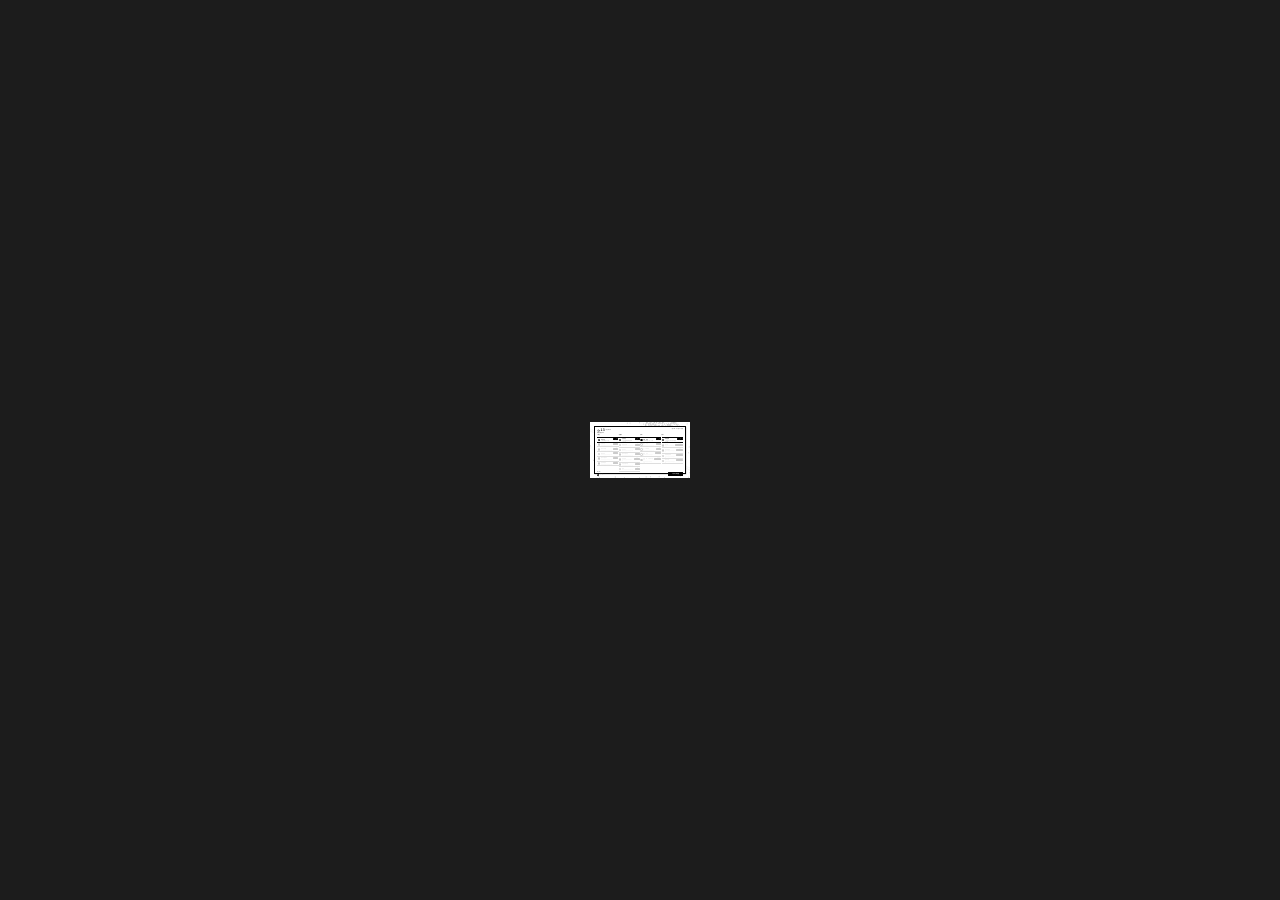
<file: screens/prestige.html>
<!doctype html>
<html lang="ko">
<head>
  <meta charset="utf-8">
  <meta name="viewport" content="width=device-width, initial-scale=1">
  <title>환생 업그레이드 · 흑백 모노크롬 유저 인터페이스</title>
  <link rel="preconnect" href="https://fonts.googleapis.com">
  <link rel="preconnect" href="https://fonts.gstatic.com" crossorigin>
  <link rel="stylesheet" href="../css/rr.css">
  <link rel="stylesheet" href="screen.css">
  <style>
    .prestige-wrap { position: absolute; inset: 0; display: grid; place-items: center; }
    .prestige-world { opacity: 0.22; }
  </style>
</head>
<body>
  <a class="demo-back" href="../index.html">← UI 모음으로</a>

  <main class="rr rr-stage rr-stage--fit">
    <div class="rr-world prestige-world" style="--rr-world: url('../assets/world.svg')"></div>

    <div class="prestige-wrap">
      <section class="rr-sheet is-live" aria-label="환생 업그레이드">
        <header class="rr-sheet__head">
          <div>
            <div class="rr-sheet__energy"><i class="rr-icon rr-icon--spin"></i><span class="rr-num" id="energy">13</span><small>스핀 에너지</small></div>
            <p class="rr-sheet__gain">이번 환생 +13</p>
          </div>
          <p class="rr-sheet__meta">환생 1회 · 누적 입장 13.6만명</p>
        </header>

        <!-- 목록은 아래 스크립트의 DATA 로 그립니다. 마크업 구조는 css/components/list.css 머리말 참고. -->
        <div class="rr-sheet__cols" id="cols"></div>

        <footer class="rr-sheet__foot">
          <div class="rr-deals">
            <h3 class="rr-deals__title">맺은 계약</h3>
            <ul class="rr-deals__list">
              <li class="rr-deal">
                <span class="rr-chip"><i class="rr-icon rr-icon--expand"></i></span>
                <span class="rr-deal__title">확장 기념 행사</span>
                <span class="rr-deal__sub">확장 → 손님</span>
              </li>
            </ul>
          </div>
          <a class="rr-rbtn rr-rbtn--solid rr-rbtn--lg" href="hud.html" data-wipe-to="hud.html"><span class="rr-rbtn__label">다시 개업</span></a>
        </footer>
      </section>
    </div>
  </main>

  <script src="../js/rr.js"></script>
  <script src="screen.js"></script>
  <script>
    // 화면 예제용: 데이터 → 행 마크업. 줄을 추가하려면 DATA 에 한 줄 더 쓰면 됩니다.
    (function () {
      // [아이콘, 이름, 효과(레벨별 문구 함수 또는 문자열), 값, 최대 레벨]
      var DATA = [
        ['개업', [
          ['ring', '개업 자금', function (lv) { return '시작 자금 ' + [20, 100, 500, 2500, 12500, 62500][lv] + '링'; }, 1, 5],
          ['megaphone', '단골 손님', '모든 손님 길이 홍보 2단계로 시작', 1, 2],
          ['gear', '중고 기어함', function (lv) { return '기어 ' + (lv + 1) + '단계로 시작'; }, 2, 3],
          ['bolt', '예비 모터', '모터 1단계로 시작', 5, 1],
          ['flywheel', '플라이휠 창고', '플라이휠 1단계로 시작', 4, 1],
          ['ticket', '입장료 협상', function (lv) { return '입장료 ×' + (1 + 0.357 * (lv + 1)).toFixed(2); }, 3, 10]
        ]],
        ['손잡이', [
          ['reload', '손맛 장인', function (lv) { return '손으로 돌릴 때 입장료 +' + 20 * (lv + 1) + '%'; }, 2, 10],
          ['star', '풍 콤보 강화', function (lv) { return '콤보 보너스 +' + 20 * (lv + 1) + '%p'; }, 3, 5],
          ['pause-bold', '숨 고르기', function (lv) { return '콤보 유지 +' + (0.3 * (lv + 1)).toFixed(1) + '초'; }, 5, 3],
          ['flywheel', '플라이휠 장인', function (lv) { return '관성 ×' + (1.28 + 0.28 * lv).toFixed(2); }, 4, 4],
          ['pinwheel', '과속 면허', '손으로 돌리면 최고 속도의 120%까지 빨라짐', 15, 3],
          ['wheel', '개업 경품 추첨', '추첨권 6분마다 · 최대 1장 · 잭팟 1칸 15분어치', 6, 3],
          ['gulp', '꿀꺽', '손으로 8바퀴 돌리면 25초 동안 입구가 손님을 빨아들임', 8, 3]
        ]],
        ['규모', [
          ['people', '단체 입장', function (lv) { return '픽토그램 1개 = ' + Math.pow(2, lv + 1).toLocaleString('ko-KR') + '명'; }, 1, 14],
          ['chevron-right', '버스 노선', '모든 차량 간격 −19% · 인원 +44%', 4, 5],
          ['cat', 'VIP 초대장', '특별 손님 보너스 ×1.25', 8, 3],
          ['expand', '확장 허가', '회전문을 한 단계 더 키울 수 있음', 50, 2],
          ['triangle-down', '나비에–스토크스 연구소', '군중이 물처럼 흐릅니다', 400, 1]
        ]],
        ['본사', [
          ['chevron-left', '대량 결제', '버튼을 누르고 있으면 연속 구매', 5, 1],
          ['check', '총무팀', '가장 싼 업그레이드 자동 구매 (C)', 150, 1],
          ['spin', '특허 로열티', '환생할 때 스핀 에너지 +10%', 10, 5],
          ['stall', '대형 배달 계약', '배달 한 번에 2배 물량', 20, 3],
          ['megaphone', '광고 드론', '홍보 효과 +30%', 20, 3]
        ]]
      ];

      var energy = 13;
      var levels = DATA.map(function (col) { return col[1].map(function () { return 0; }); });
      var cols = document.getElementById('cols');
      cols.style.setProperty('--rr-cols', DATA.length);

      function make(tag, cls, text) {
        var e = document.createElement(tag);
        if (cls) e.className = cls;
        if (text != null) e.textContent = text;
        return e;
      }
      function icon(name) { return make('i', 'rr-icon rr-icon--' + name); }

      function render() {
        document.getElementById('energy').textContent = energy.toLocaleString('ko-KR');
        cols.textContent = '';
        DATA.forEach(function (col, ci) {
          var box = make('div', 'rr-col');
          box.appendChild(make('h3', 'rr-col__title', col[0]));
          var list = make('ul', 'rr-uplist');
          col[1].forEach(function (row, ri) {
            var lv = levels[ci][ri];
            var max = row[4];
            // 규칙: 바로 윗줄을 한 번 이상 사야 열립니다.
            var locked = ri > 0 && levels[ci][ri - 1] === 0;
            var maxed = lv >= max;
            var b = make('button', 'rr-up' + (lv > 0 ? ' is-owned' : '') + (maxed ? ' is-maxed' : ''));
            b.disabled = locked;
            var ic = make('span', 'rr-up__icon');
            ic.appendChild(icon(row[0]));
            b.appendChild(ic);
            var text = make('span', 'rr-up__text');
            text.appendChild(make('span', 'rr-up__title', row[1]));
            var effect = typeof row[2] === 'function' ? row[2](Math.min(lv, max - 1) + (maxed ? 1 : 0)) : row[2];
            text.appendChild(make('span', 'rr-up__sub' + (locked ? '' : ' rr-up__sub--arrow'), locked ? '위 항목을 먼저 사야 합니다' : effect));
            b.appendChild(text);
            var side = make('span', 'rr-up__side');
            if (maxed) {
              side.appendChild(make('span', 'rr-cost rr-cost--max', '최대'));
            } else {
              var cost = make('span', 'rr-cost' + (!locked && energy >= row[3] ? ' is-affordable' : ''));
              cost.appendChild(icon('spin'));
              cost.appendChild(document.createTextNode(row[3]));
              side.appendChild(cost);
              side.appendChild(make('span', 'rr-up__lv', 'Lv.' + lv + ' / ' + max));
            }
            b.appendChild(side);
            b.addEventListener('click', function () {
              if (locked || maxed || energy < row[3]) return;
              energy -= row[3];
              levels[ci][ri] += 1;
              render();
              var again = cols.children[ci].querySelectorAll('.rr-up')[ri];
              again.classList.add('is-bought');
              again.focus({ preventScroll: true });
            });
            var li = make('li');
            li.appendChild(b);
            list.appendChild(li);
          });
          box.appendChild(list);
          cols.appendChild(box);
        });
      }
      render();

      // 회전문 닦기로 넘어왔으면: 시트는 튀어 오르지 않고 문짝 사이로 드러나며 250ms 동안 또렷해지고,
      // 스핀 에너지는 화면이 가려져 있을 때부터 0 에서 굴러 오릅니다(0.9초).
      if (DEMO.arrived) {
        var sheet = document.querySelector('.rr-sheet');
        sheet.classList.remove('is-live');
        sheet.style.opacity = 0;
        document.getElementById('energy').textContent = '0';
        document.addEventListener('demo:arrive', function () {
          RR.count('#energy', energy, { from: 0, ms: 900 });
        });
        document.addEventListener('demo:reveal', function () {
          sheet.style.transition = 'opacity 250ms linear 40ms';
          sheet.style.opacity = 1;
        });
      }
    })();
  </script>
</body>
</html>
</file>
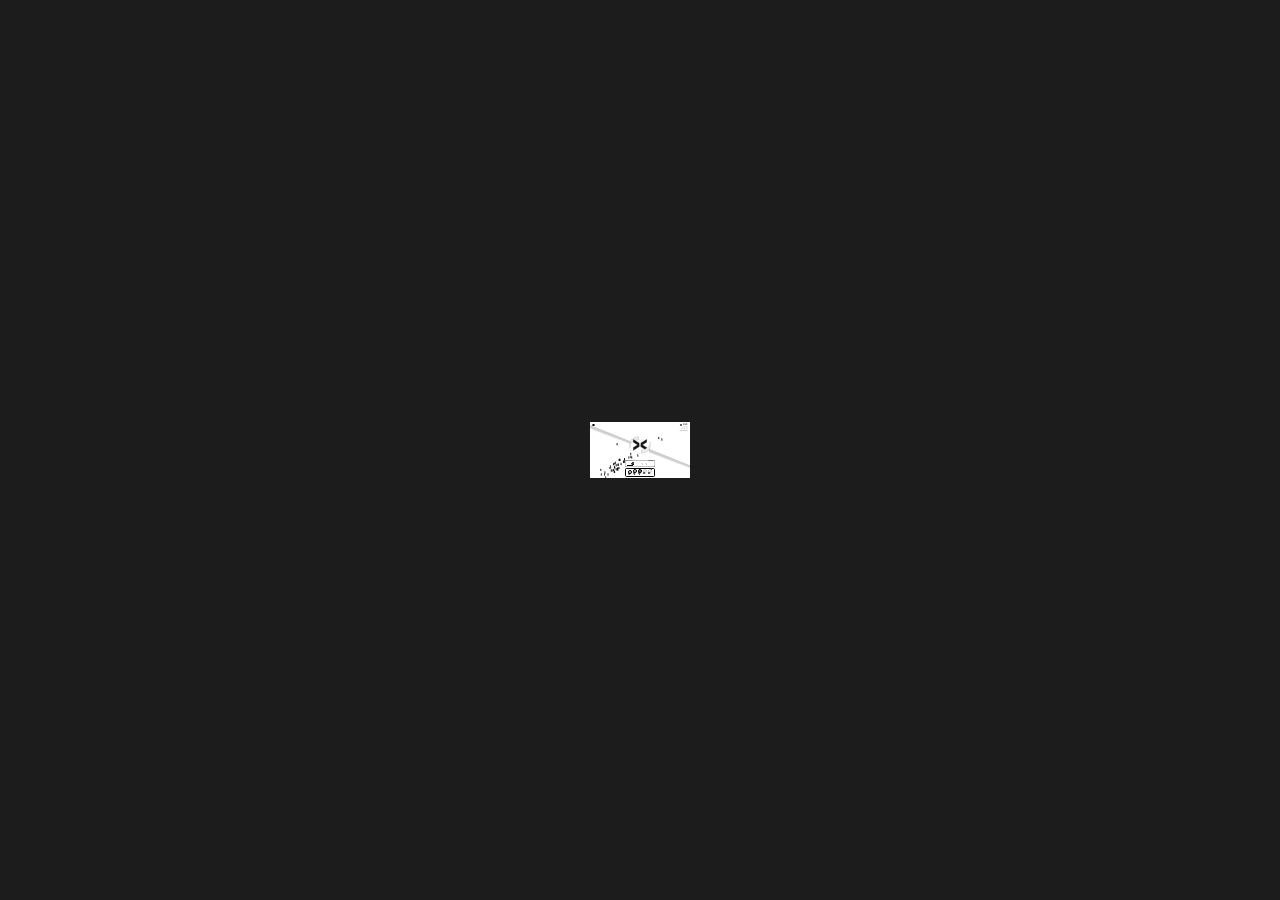
<file: screens/submenu.html>
<!doctype html>
<html lang="ko">
<head>
  <meta charset="utf-8">
  <meta name="viewport" content="width=device-width, initial-scale=1">
  <title>하위 메뉴 · 단계 게이지 · 흑백 모노크롬 유저 인터페이스</title>
  <link rel="preconnect" href="https://fonts.googleapis.com">
  <link rel="preconnect" href="https://fonts.gstatic.com" crossorigin>
  <link rel="stylesheet" href="../css/rr.css">
  <link rel="stylesheet" href="screen.css">
</head>
<body>
  <a class="demo-back" href="../index.html">← UI 모음으로</a>

  <main class="rr rr-stage rr-stage--fit">
    <div class="rr-world" style="--rr-world: url('../assets/world-early.svg')"></div>

    <div class="rr-hud">
      <div class="rr-hud__tl">
        <button class="rr-iconbtn" aria-label="일시정지"><i class="rr-icon rr-icon--pause"></i></button>
      </div>

      <div class="rr-hud__tr">
        <div class="rr-stats">
          <div class="rr-stats__main"><i class="rr-coin"></i><span class="rr-num" id="money">50</span></div>
          <div class="rr-stats__rate"><i class="rr-icon rr-icon--people"></i><span id="rate">215</span> / 분</div>
          <div class="rr-stats__sub">이번 판 입장 786명</div>
          <div class="rr-stats__sub is-strong">인류의 0.0000096%</div>
        </div>
      </div>

      <div class="rr-hud__bottom">
        <div class="rr-dockwrap">

          <!-- 단계 게이지: "길" 묶음과 함께 나타나고 사라집니다 -->
          <div class="rr-track" id="track" data-rr-group="routes" style="--rr-level: 5; --rr-max: 20">
            <div class="rr-track__head"><span>홍보 › 손님 길</span><b id="track-title">홍보 5단계</b></div>
            <div class="rr-track__rail">
              <span class="rr-track__dots"></span>
              <span class="rr-track__fill"></span>
              <span class="rr-track__pin is-open" id="pin-bus" style="--rr-at: 5; --rr-shift: -34px"><b><i class="rr-icon rr-icon--bus"></i></b></span>
              <span class="rr-track__pin is-current" id="pin-walk" style="--rr-at: 5"><b><i class="rr-icon rr-icon--walk"></i></b></span>
              <span class="rr-track__pin" id="pin-train" style="--rr-at: 12"><b><i class="rr-icon rr-icon--train"></i></b></span>
              <span class="rr-track__pin" id="pin-plane" style="--rr-at: 15"><b><i class="rr-icon rr-icon--plane"></i></b></span>
              <span class="rr-track__now" id="track-now">5</span>
              <span class="rr-track__max">20</span>
            </div>
          </div>

          <div class="rr-dock" id="dock">

            <!-- ── 기본 묶음 (뒤로 가면 나옵니다) ─────────────────────────── -->
            <div class="rr-dock__item" data-rr-group="main" hidden>
              <button class="rr-btn" id="b-open" data-rr-swap="routes" aria-describedby="tip-open">
                <span class="rr-btn__body">
                  <span class="rr-btn__disc"><i class="rr-icon rr-icon--megaphone"></i></span>
                  <span class="rr-btn__key">1</span>
                  <span class="rr-btn__more"><i class="rr-icon rr-icon--chevron-right"></i></span>
                </span>
              </button>
              <div class="rr-price" id="p-open"><i class="rr-icon rr-icon--ring"></i><span>120</span></div>
              <div class="rr-tip" id="tip-open" role="tooltip">
                <div class="rr-tip__head"><b class="rr-tip__title">홍보</b><span class="rr-tip__lv" id="open-lv">5단계 / 20</span></div>
                <p class="rr-tip__desc">손님이 찾아오는 길을 늘립니다. 길마다 따로 키울 수 있습니다.</p>
                <div class="rr-tip__now" id="open-now">분당 215명 · 4명씩</div>
                <div class="rr-tip__foot">
                  <span class="rr-price rr-price--lg" id="tp-open"><i class="rr-icon rr-icon--ring"></i><span>120</span></span>
                  <span class="rr-cta">눌러서 손님 길 열기</span>
                </div>
              </div>
            </div>

            <div class="rr-dock__item" data-rr-group="main" hidden>
              <button class="rr-btn" id="b-gear" aria-describedby="tip-gear">
                <span class="rr-btn__body">
                  <span class="rr-btn__disc"><i class="rr-icon rr-icon--gear"></i></span>
                  <span class="rr-btn__key">2</span>
                </span>
              </button>
              <div class="rr-price" id="p-gear"><i class="rr-icon rr-icon--ring"></i><span>60</span></div>
              <div class="rr-tip" id="tip-gear" role="tooltip">
                <div class="rr-tip__head"><b class="rr-tip__title">기어 교체</b><span class="rr-tip__lv" id="gear-lv">Lv.2 / 9</span></div>
                <p class="rr-tip__desc">같은 손놀림으로 문이 더 많이 돕니다.</p>
                <div class="rr-tip__now">손잡이 3바퀴 = 문 1바퀴</div>
                <div class="rr-tip__next">손잡이 2.5바퀴 = 문 1바퀴 · 수동 최고 속도 +5%</div>
                <div class="rr-tip__foot">
                  <span class="rr-price rr-price--lg" id="tp-gear"><i class="rr-icon rr-icon--ring"></i><span>60</span></span>
                  <span class="rr-cta rr-cta--ghost" id="cta-gear">10링 부족</span>
                </div>
              </div>
            </div>

            <div class="rr-dock__item" data-rr-group="main" hidden>
              <button class="rr-btn" id="b-fly" aria-describedby="tip-fly">
                <span class="rr-btn__body">
                  <span class="rr-btn__disc"><i class="rr-icon rr-icon--flywheel"></i></span>
                  <span class="rr-btn__key">3</span>
                </span>
              </button>
              <div class="rr-price" id="p-fly"><i class="rr-icon rr-icon--ring"></i><span>25</span></div>
              <div class="rr-tip" id="tip-fly" role="tooltip">
                <div class="rr-tip__head"><b class="rr-tip__title">플라이휠</b><span class="rr-tip__lv" id="fly-lv">Lv.0 / 6</span></div>
                <p class="rr-tip__desc">손을 떼도 문이 오래 돕니다.</p>
                <div class="rr-tip__now">관성 없음</div>
                <div class="rr-tip__next">관성 ×1.2</div>
                <div class="rr-tip__foot">
                  <span class="rr-price rr-price--lg" id="tp-fly"><i class="rr-icon rr-icon--ring"></i><span>25</span></span>
                  <span class="rr-cta" id="cta-fly">클릭해서 구매</span>
                </div>
              </div>
            </div>

            <div class="rr-dock__item" data-rr-group="main" hidden>
              <button class="rr-btn" id="b-bolt" aria-describedby="tip-bolt">
                <span class="rr-btn__body">
                  <span class="rr-btn__disc"><i class="rr-icon rr-icon--bolt"></i></span>
                  <span class="rr-btn__key">4</span>
                </span>
              </button>
              <div class="rr-price" id="p-bolt"><i class="rr-icon rr-icon--ring"></i><span>40</span></div>
              <div class="rr-tip" id="tip-bolt" role="tooltip">
                <div class="rr-tip__head"><b class="rr-tip__title">자동 구동</b><span class="rr-tip__lv" id="bolt-lv">Lv.0 / 9</span></div>
                <p class="rr-tip__desc">손을 놓아도 문이 돕니다. 손으로 돌리면 더 빨라집니다.</p>
                <div class="rr-tip__now">자동 회전 없음</div>
                <div class="rr-tip__next">자동 회전 2.4°/초</div>
                <div class="rr-tip__foot">
                  <span class="rr-price rr-price--lg" id="tp-bolt"><i class="rr-icon rr-icon--ring"></i><span>40</span></span>
                  <span class="rr-cta" id="cta-bolt">클릭해서 구매</span>
                </div>
              </div>
            </div>

            <div class="rr-dock__item" data-rr-group="main" hidden>
              <button class="rr-btn" id="b-star" aria-describedby="tip-star">
                <span class="rr-btn__body">
                  <span class="rr-btn__disc"><i class="rr-icon rr-icon--star"></i></span>
                  <span class="rr-btn__key">9</span>
                </span>
              </button>
              <div class="rr-price" id="p-star"><i class="rr-icon rr-icon--ring"></i><span>150</span></div>
              <div class="rr-tip" id="tip-star" role="tooltip">
                <div class="rr-tip__head"><b class="rr-tip__title">특별 손님</b><span class="rr-tip__lv" id="star-lv">Lv.0 / 5</span></div>
                <p class="rr-tip__desc">가끔 귀한 손님이 찾아와 팁을 두고 갑니다.</p>
                <div class="rr-tip__now">특별 손님 없음</div>
                <div class="rr-tip__next">수인 친구 분당 0.5명</div>
                <div class="rr-tip__foot">
                  <span class="rr-price rr-price--lg" id="tp-star"><i class="rr-icon rr-icon--ring"></i><span>150</span></span>
                  <span class="rr-cta rr-cta--ghost" id="cta-star">50링 부족</span>
                </div>
              </div>
            </div>

            <!-- ── "길" 묶음 (하위 메뉴) ──────────────────────────────────── -->
            <div class="rr-dock__item" data-rr-group="routes">
              <button class="rr-btn rr-btn--back" data-rr-swap="main" aria-label="뒤로">
                <span class="rr-btn__body">
                  <span class="rr-btn__disc"><i class="rr-icon rr-icon--chevron-left"></i></span>
                  <span class="rr-btn__key">1</span>
                </span>
              </button>
            </div>

            <div class="rr-dock__item" data-rr-group="routes">
              <button class="rr-btn" id="b-walk" aria-describedby="tip-walk">
                <span class="rr-btn__body">
                  <span class="rr-btn__disc"><i class="rr-icon rr-icon--walk"></i></span>
                  <span class="rr-btn__key">2</span>
                </span>
              </button>
              <div class="rr-price" id="p-walk"><i class="rr-icon rr-icon--ring"></i><span>200</span></div>
              <div class="rr-tip" id="tip-walk" role="tooltip">
                <div class="rr-tip__head"><b class="rr-tip__title">도보</b><span class="rr-tip__lv" id="walk-lv">Lv.5 / 20</span></div>
                <p class="rr-tip__desc">걸어서 찾아오는 손님이 늘고, 더 큰 무리로 옵니다.</p>
                <div class="rr-tip__now" id="walk-now">분당 215명 · 4명씩</div>
                <div class="rr-tip__next" id="walk-next">분당 270명 · 4명씩</div>
                <div class="rr-tip__foot">
                  <span class="rr-price rr-price--lg" id="tp-walk"><i class="rr-icon rr-icon--ring"></i><span>200</span></span>
                  <span class="rr-cta rr-cta--ghost" id="cta-walk">100링 부족</span>
                </div>
              </div>
            </div>

            <div class="rr-dock__item" data-rr-group="routes">
              <button class="rr-btn" id="b-bus" aria-describedby="tip-bus">
                <span class="rr-btn__body">
                  <span class="rr-btn__disc"><i class="rr-icon rr-icon--bus"></i></span>
                  <span class="rr-btn__key">3</span>
                </span>
              </button>
              <div class="rr-price" id="p-bus"><i class="rr-icon rr-icon--ring"></i><span>120</span></div>
              <div class="rr-tip" id="tip-bus" role="tooltip">
                <div class="rr-tip__head"><b class="rr-tip__title">버스</b><span class="rr-tip__lv" id="bus-lv">Lv.0 / 15</span></div>
                <p class="rr-tip__desc">버스가 더 자주, 더 많은 손님을 태우고 옵니다.</p>
                <div class="rr-tip__now" id="bus-now">아직 오지 않음</div>
                <div class="rr-tip__next" id="bus-next">45초마다 24명</div>
                <div class="rr-tip__foot">
                  <span class="rr-price rr-price--lg" id="tp-bus"><i class="rr-icon rr-icon--ring"></i><span>120</span></span>
                  <span class="rr-cta rr-cta--ghost" id="cta-bus">20링 부족</span>
                </div>
              </div>
            </div>

            <div class="rr-dock__item" data-rr-group="routes">
              <button class="rr-btn" id="b-train" disabled aria-describedby="tip-train">
                <span class="rr-btn__body">
                  <span class="rr-btn__disc"><i class="rr-icon rr-icon--train"></i></span>
                  <span class="rr-btn__key">4</span>
                </span>
              </button>
              <div class="rr-price rr-price--note" id="p-train">도보 +7</div>
              <div class="rr-tip" id="tip-train" role="tooltip">
                <div class="rr-tip__head"><b class="rr-tip__title">기차</b><span class="rr-tip__lv" id="train-lv">Lv.0 / 8</span></div>
                <p class="rr-tip__desc">기차가 한꺼번에 많은 손님을 실어 옵니다.</p>
                <div class="rr-tip__now" id="train-now">아직 오지 않음</div>
                <div class="rr-tip__next" id="train-next">20초마다 2,657명</div>
                <div class="rr-tip__foot">
                  <span class="rr-price rr-price--lg is-affordable" id="tp-train"><i class="rr-icon rr-icon--ring"></i><span>32만</span></span>
                  <span class="rr-cta rr-cta--ghost" id="cta-train">도보 7레벨 더 올리면 열립니다 (홍보 12단계)</span>
                </div>
              </div>
            </div>

            <div class="rr-dock__item" data-rr-group="routes">
              <button class="rr-btn" id="b-plane" disabled aria-describedby="tip-plane">
                <span class="rr-btn__body">
                  <span class="rr-btn__disc"><i class="rr-icon rr-icon--plane"></i></span>
                  <span class="rr-btn__key">5</span>
                  <span class="rr-btn__dot"></span>
                </span>
              </button>
              <div class="rr-price rr-price--note" id="p-plane">도보 +10</div>
              <div class="rr-tip" id="tip-plane" role="tooltip">
                <div class="rr-tip__head"><b class="rr-tip__title">비행기</b><span class="rr-tip__lv" id="plane-lv">Lv.0 / 5</span></div>
                <p class="rr-tip__desc">전 세계에서 손님이 날아옵니다.</p>
                <div class="rr-tip__now" id="plane-now">아직 오지 않음</div>
                <div class="rr-tip__next" id="plane-next">60초마다 4.8만명</div>
                <div class="rr-tip__foot">
                  <span class="rr-price rr-price--lg is-affordable" id="tp-plane"><i class="rr-icon rr-icon--ring"></i><span>900만</span></span>
                  <span class="rr-cta rr-cta--ghost" id="cta-plane">도보 10레벨 더 올리면 열립니다 (홍보 15단계)</span>
                </div>
              </div>
            </div>
          </div>

        </div>
      </div>
    </div>
  </main>

  <script src="../js/rr.js"></script>
  <script src="screen.js"></script>
  <script>
    // 화면 예제용 로직. 원본의 규칙을 그대로 따릅니다.
    //   · 길마다 표지가 하나씩 있고, 표지는 "열리는 단계 + 그 길의 레벨" 자리에 꽂힙니다.
    //   · 홍보 단계(막대 끝)는 그중 가장 앞선 값입니다. 단계가 닿으면 다음 길이 열립니다.
    //   · 맨 앞 표지는 크게, 가진 길은 검게, 열렸지만 아직 안 산 길은 흰 바탕으로, 잠긴 길은 회색으로.
    //   "1"(뒤로) 을 누르면 기본 묶음으로 돌아가고, 확성기를 누르면 다시 열립니다(버튼 갈아 끼우기 연출).
    (function () {
      function $(id) { return document.getElementById(id); }
      function fmt(n) {
        if (n >= 1e8) return (Math.round(n / 1e7) / 10) + '억';
        if (n >= 1e4) return Math.round(n / 1e4).toLocaleString('ko-KR') + '만';
        return Math.round(n).toLocaleString('ko-KR');
      }

      var money = 50;
      var routes = [
        { id: 'walk',  name: '도보',   unlock: 0,  level: 5, max: 20, cost: 200,     grow: 1.18 },
        { id: 'bus',   name: '버스',   unlock: 5,  level: 0, max: 15, cost: 120,     grow: 1.3 },
        { id: 'train', name: '기차',   unlock: 12, level: 0, max: 8,  cost: 320000,  grow: 1.6 },
        { id: 'plane', name: '비행기', unlock: 15, level: 0, max: 5,  cost: 9000000, grow: 2 }
      ];
      var extras = [
        { id: 'gear', level: 2, max: 9, cost: 60,  grow: 1.9 },
        { id: 'fly',  level: 0, max: 6, cost: 25,  grow: 2.2 },
        { id: 'bolt', level: 0, max: 9, cost: 40,  grow: 2.1 },
        { id: 'star', level: 0, max: 5, cost: 150, grow: 2.5 }
      ];

      function stage() {
        var s = 0, changed = true;
        while (changed) {
          changed = false;
          routes.forEach(function (r) {
            if (r.unlock <= s && r.unlock + r.level > s) { s = r.unlock + r.level; changed = true; }
          });
        }
        return Math.min(20, s);
      }
      // 맨 앞 길: 단계에 닿아 있는, 가진 길 가운데 첫째
      function lead(s) {
        return routes.filter(function (r) { return r.level > 0 && r.unlock + r.level >= s; })[0] || routes[0];
      }

      var quiet = true;   // 처음 상태를 잡는 동안에는 "살 수 있게 됨" 연출을 틀지 않습니다
      function price(id, cost, ok, maxed) {
        RR.afford($('b-' + id), ok && !maxed, { quiet: quiet });
        var dock = $('p-' + id), tip = $('tp-' + id);
        // 상태는 classList 로 바꿉니다: className 을 통째로 갈면 값이 바뀌는 연출(.is-changed)이 도중에 끊깁니다
        dock.classList.toggle('rr-price--note', maxed);
        dock.classList.toggle('is-affordable', ok && !maxed);
        tip.classList.toggle('is-affordable', ok && !maxed);
        if (maxed) {
          dock.textContent = '최대 단계';
          tip.innerHTML = '';
        } else {
          dock.innerHTML = tip.innerHTML = '<i class="rr-icon rr-icon--ring"></i><span>' + fmt(cost) + '</span>';
        }
        var cta = $('cta-' + id);
        if (cta) {
          cta.className = 'rr-cta' + (ok && !maxed ? '' : ' rr-cta--ghost');
          cta.textContent = maxed ? '최대 단계' : ok ? '클릭해서 구매' : fmt(cost - money) + '링 부족';
        }
      }

      function refresh() {
        var s = stage(), front = lead(s);
        $('money').textContent = fmt(money);

        routes.forEach(function (r) {
          var open = s >= r.unlock, maxed = r.level >= r.max;
          var btn = $('b-' + r.id), pin = $('pin-' + r.id);
          btn.disabled = !open;
          pin.style.setProperty('--rr-at', open ? r.unlock + r.level : r.unlock);
          pin.classList.toggle('is-open', open && r.level === 0);
          pin.classList.toggle('is-owned', open && r.level > 0 && r !== front);
          pin.classList.toggle('is-current', open && r === front);
          $(r.id + '-lv').textContent = 'Lv.' + r.level + ' / ' + r.max;
          if (open) {
            price(r.id, r.cost, money >= r.cost, maxed);
          } else {
            RR.afford(btn, false);
            $('p-' + r.id).classList.remove('is-affordable');
            $('p-' + r.id).classList.add('rr-price--note');
            $('p-' + r.id).textContent = front.name + ' +' + (r.unlock - s);
            $('cta-' + r.id).className = 'rr-cta rr-cta--ghost';
            $('cta-' + r.id).textContent = front.name + ' ' + (r.unlock - s) + '레벨 더 올리면 열립니다 (홍보 ' + r.unlock + '단계)';
          }
        });
        extras.forEach(function (x) {
          price(x.id, x.cost, money >= x.cost, x.level >= x.max);
          $(x.id + '-lv').textContent = 'Lv.' + x.level + ' / ' + x.max;
        });

        // 게이지
        $('track').style.setProperty('--rr-level', s);
        $('track-now').textContent = s;
        $('track-title').textContent = '홍보 ' + s + '단계';
        RR.track.layout('#track');

        // 확성기 버튼: 가장 싼 길의 값을 보여 주고, 하나라도 살 수 있으면 검게
        var cheapest = routes.filter(function (r) { return s >= r.unlock && r.level < r.max; })
          .sort(function (a, b) { return a.cost - b.cost; })[0];
        if (cheapest) {
          var can = money >= cheapest.cost;
          RR.afford($('b-open'), can, { quiet: quiet });
          $('p-open').classList.toggle('is-affordable', can);
          $('tp-open').classList.toggle('is-affordable', can);
          $('p-open').lastElementChild.textContent = $('tp-open').lastElementChild.textContent = fmt(cheapest.cost);
        }
        var walk = routes[0], per = 215 + (walk.level - 5) * 55;
        $('rate').textContent = fmt(per);
        $('open-lv').textContent = s + '단계 / 20';
        $('open-now').textContent = '분당 ' + fmt(per) + '명 · 4명씩';
        $('walk-now').textContent = '분당 ' + fmt(per) + '명 · 4명씩';
        $('walk-next').textContent = '분당 ' + fmt(per + 55) + '명 · 4명씩';
      }

      function buy(item, btn) {
        if (item.level >= item.max) return;
        if (money < item.cost) { RR.shake('.rr-dockwrap'); return; }   // 돈이 모자라면 아래 묶음만 떱니다(화면 예제의 연출)
        var before = stage();
        money -= item.cost;
        item.level += 1;
        item.cost = Math.round(item.cost * item.grow);
        refresh();
        // 이 구매로 홍보 단계가 올랐으면(게이지가 늘어나면) 0.1초 뒤에 아래 묶음이 한 번 더 크게 떱니다
        RR.purchase(btn, { level: item.level, max: item.level >= item.max, stageUp: stage() > before });
      }
      routes.forEach(function (r) { $('b-' + r.id).addEventListener('click', function () { buy(r, this); }); });
      extras.forEach(function (x) { $('b-' + x.id).addEventListener('click', function () { buy(x, this); }); });

      // 숨겨져 있던 게이지는 다시 보이는 순간에 표지 자리를 잡습니다
      $('dock').addEventListener('rr:swap', function () { RR.track.layout('#track', { instant: true }); });

      // 단축키: 보이는 버튼의 번호를 누르면 그 버튼을 누른 것과 같습니다
      document.addEventListener('keydown', function (e) {
        if (e.repeat || e.ctrlKey || e.metaKey || e.altKey) return;
        var hit = Array.prototype.filter.call(document.querySelectorAll('#dock .rr-dock__item:not([hidden]) .rr-btn__key'), function (k) {
          return k.textContent.trim() === e.key;
        })[0];
        if (hit) hit.closest('.rr-btn').click();
      });

      refresh();
      quiet = false;
      if (!DEMO.shot) setInterval(function () { money += 12 + stage() * 3; refresh(); }, 500);
      if (DEMO.query.get('group') === 'main') {
        // 검증용: 기본 묶음으로 시작
        Array.prototype.forEach.call(document.querySelectorAll('[data-rr-group]'), function (n) {
          n.hidden = n.getAttribute('data-rr-group') !== 'main';
        });
      }
    })();
  </script>
</body>
</html>
</file>
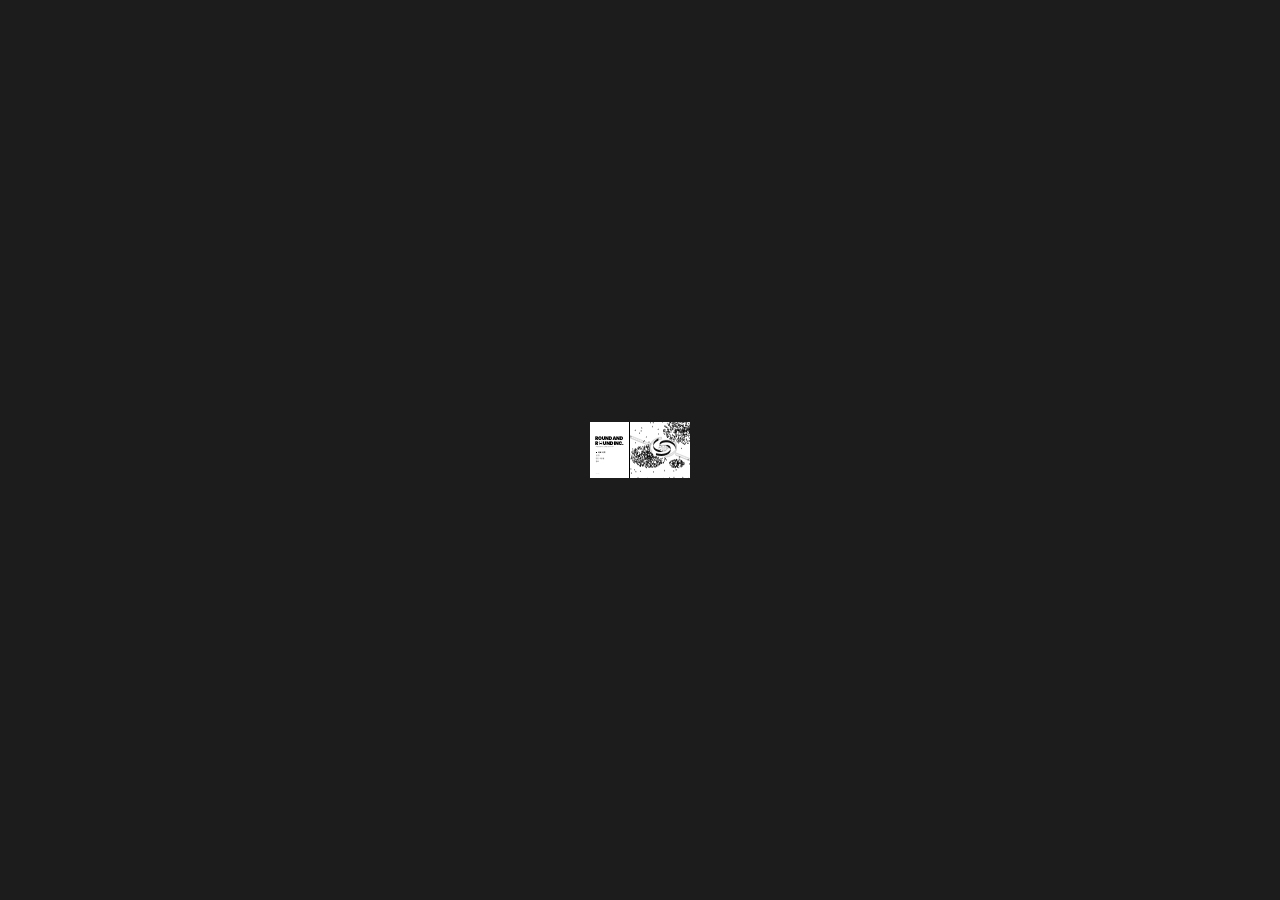
<file: screens/title.html>
<!doctype html>
<html lang="ko">
<head>
  <meta charset="utf-8">
  <meta name="viewport" content="width=device-width, initial-scale=1">
  <title>타이틀 화면 · 흑백 모노크롬 유저 인터페이스</title>
  <link rel="preconnect" href="https://fonts.googleapis.com">
  <link rel="preconnect" href="https://fonts.gstatic.com" crossorigin>
  <link rel="stylesheet" href="../css/rr.css">
  <link rel="stylesheet" href="screen.css">
  <style>
    /* 이 화면만의 배치: 패널 안 요소들의 세로 자리(원본 0:38 프레임 기준) */
    .title-panel .rr-logo { margin-top: 284px; }
    .title-panel .rr-menu { margin-top: 47px; }
    /* 월드는 패널 오른쪽에만 보이면 되므로 문이 그쪽 가운데에 오도록 밉니다 */
    .title-world { left: 760px; background-position: 42% 44%; background-size: 170%; }
  </style>
</head>
<body>
  <a class="demo-back" href="../index.html">← UI 모음으로</a>

  <main class="rr rr-stage rr-stage--fit">
    <div class="rr-world title-world" style="--rr-world: url('../assets/world.svg')"></div>

    <aside class="rr-side rr-side--left title-panel" style="--rr-side-width: 760px; --rr-side-pad: 110px">
      <h1 class="rr-logo" aria-label="Round and Round Inc.">
        <span>ROUND AND</span>
        <span>R<i class="rr-logo__door"></i>UND INC.</span>
      </h1>
      <p class="rr-logo__tagline">회전문을 돌려 전 인류를 입장시키세요.</p>

      <ul class="rr-menu">
        <li><a class="rr-menu__item is-selected" href="early.html" data-wipe-to="early.html">새로 시작</a></li>
        <li><button class="rr-menu__item" data-rr-open="#settings">설정</button></li>
        <li><a class="rr-menu__item" href="ending.html#credits">만든 사람들</a></li>
        <li><a class="rr-menu__item" href="../index.html">종료</a></li>
      </ul>

      <p class="rr-side__foot">v1.2.1 · Esc</p>
    </aside>

    <div class="rr-modal" id="settings" data-rr-esc>
      <div class="rr-modal__veil" data-rr-close></div>
      <section class="rr-dialog" style="min-height: 640px" aria-labelledby="settings-title">
        <header class="rr-dialog__head">
          <h2 class="rr-dialog__title" id="settings-title">설정</h2>
          <button class="rr-iconbtn" data-rr-close aria-label="닫기"><i class="rr-icon rr-icon--close"></i></button>
        </header>

        <div class="rr-tabs" role="tablist">
          <button class="rr-tab" role="tab" data-rr-tab="#set-general">일반</button>
          <button class="rr-tab" role="tab" data-rr-tab="#set-screen">화면</button>
          <button class="rr-tab" role="tab" data-rr-tab="#set-sound">소리</button>
          <button class="rr-tab is-active" role="tab" data-rr-tab="#set-control" aria-selected="true">조작</button>
          <button class="rr-tab" role="tab" data-rr-tab="#set-perf">성능</button>
        </div>

        <div class="rr-tabpanel" id="set-general" role="tabpanel">
          <div class="rr-option">
            <span class="rr-option__label">언어</span>
            <div class="rr-stepper" data-rr-options='["한국어","English","日本語"]'>
              <button class="rr-stepper__btn" data-rr-step="-1" aria-label="이전"><i class="rr-icon rr-icon--chevron-left"></i></button>
              <span class="rr-stepper__value">한국어</span>
              <button class="rr-stepper__btn" data-rr-step="1" aria-label="다음"><i class="rr-icon rr-icon--chevron-right"></i></button>
            </div>
          </div>
          <div class="rr-option">
            <span class="rr-option__label">큰 수 표기</span>
            <div class="rr-stepper" data-rr-options='["만 · 억","K · M","1.2e6"]'>
              <button class="rr-stepper__btn" data-rr-step="-1" aria-label="이전"><i class="rr-icon rr-icon--chevron-left"></i></button>
              <span class="rr-stepper__value">만 · 억</span>
              <button class="rr-stepper__btn" data-rr-step="1" aria-label="다음"><i class="rr-icon rr-icon--chevron-right"></i></button>
            </div>
          </div>
        </div>

        <div class="rr-tabpanel" id="set-screen" role="tabpanel">
          <div class="rr-option">
            <span class="rr-option__label">창 모드</span>
            <div class="rr-stepper" data-rr-options='["전체 화면","테두리 없는 창","창"]'>
              <button class="rr-stepper__btn" data-rr-step="-1" aria-label="이전"><i class="rr-icon rr-icon--chevron-left"></i></button>
              <span class="rr-stepper__value">전체 화면</span>
              <button class="rr-stepper__btn" data-rr-step="1" aria-label="다음"><i class="rr-icon rr-icon--chevron-right"></i></button>
            </div>
          </div>
          <div class="rr-option">
            <span class="rr-option__label">화면 흔들림</span>
            <div class="rr-stepper" data-rr-options='["켬","약하게","끔"]'>
              <button class="rr-stepper__btn" data-rr-step="-1" aria-label="이전"><i class="rr-icon rr-icon--chevron-left"></i></button>
              <span class="rr-stepper__value">켬</span>
              <button class="rr-stepper__btn" data-rr-step="1" aria-label="다음"><i class="rr-icon rr-icon--chevron-right"></i></button>
            </div>
          </div>
        </div>

        <div class="rr-tabpanel" id="set-sound" role="tabpanel">
          <div class="rr-option">
            <span class="rr-option__label">배경 음악</span>
            <div class="rr-stepper" data-rr-options='["100%","75%","50%","25%","끔"]'>
              <button class="rr-stepper__btn" data-rr-step="-1" aria-label="이전"><i class="rr-icon rr-icon--chevron-left"></i></button>
              <span class="rr-stepper__value">100%</span>
              <button class="rr-stepper__btn" data-rr-step="1" aria-label="다음"><i class="rr-icon rr-icon--chevron-right"></i></button>
            </div>
          </div>
          <div class="rr-option">
            <span class="rr-option__label">효과음</span>
            <div class="rr-stepper" data-rr-options='["100%","75%","50%","25%","끔"]'>
              <button class="rr-stepper__btn" data-rr-step="-1" aria-label="이전"><i class="rr-icon rr-icon--chevron-left"></i></button>
              <span class="rr-stepper__value">100%</span>
              <button class="rr-stepper__btn" data-rr-step="1" aria-label="다음"><i class="rr-icon rr-icon--chevron-right"></i></button>
            </div>
          </div>
        </div>

        <div class="rr-tabpanel is-active" id="set-control" role="tabpanel">
          <div class="rr-option">
            <span class="rr-option__label">회전 보조</span>
            <div class="rr-stepper" data-rr-options='["끔 (원 그리기)","누르고 있기"]'>
              <button class="rr-stepper__btn" data-rr-step="-1" aria-label="이전"><i class="rr-icon rr-icon--chevron-left"></i></button>
              <span class="rr-stepper__value">끔 (원 그리기)</span>
              <button class="rr-stepper__btn" data-rr-step="1" aria-label="다음"><i class="rr-icon rr-icon--chevron-right"></i></button>
            </div>
          </div>
          <p class="rr-option__help">원 그리기가 힘들면 누르고만 있어도 문이 돕니다. 스페이스바도 됩니다. 다만 손으로 원을 그릴 때보다 느립니다.</p>
          <p class="rr-option__help">마우스 휠로 확대·축소할 수 있습니다.</p>
        </div>

        <div class="rr-tabpanel" id="set-perf" role="tabpanel">
          <div class="rr-option">
            <span class="rr-option__label">손님 수 제한</span>
            <div class="rr-stepper" data-rr-options='["제한 없음","많이","보통","적게"]'>
              <button class="rr-stepper__btn" data-rr-step="-1" aria-label="이전"><i class="rr-icon rr-icon--chevron-left"></i></button>
              <span class="rr-stepper__value">제한 없음</span>
              <button class="rr-stepper__btn" data-rr-step="1" aria-label="다음"><i class="rr-icon rr-icon--chevron-right"></i></button>
            </div>
          </div>
          <p class="rr-option__help">화면이 버벅이면 낮춰 보세요. 입장 인원 계산에는 영향이 없습니다.</p>
        </div>
      </section>
    </div>
  </main>

  <script src="../js/rr.js"></script>
  <script src="screen.js"></script>
</body>
</html>
</file>
<file: css/rr.css>
/* ==========================================================================
   흑백 모노크롬 유저 인터페이스 — 한 번에 불러오기
   --------------------------------------------------------------------------
   <link rel="stylesheet" href="css/rr.css">  한 줄이면 전부 들어옵니다.
   필요한 것만 골라 쓰려면 아래 파일을 개별로 링크하세요(tokens → base 는 항상 먼저).
   새 컴포넌트를 만들면 css/components/ 에 파일을 두고 맨 아래에 한 줄 추가하면 됩니다.
   ========================================================================== */

@import url("fonts.css");
@import url("tokens.css");
@import url("base.css");
@import url("motion.css");
@import url("icons.css");

@import url("components/button.css");
@import url("components/dock.css");
@import url("components/tooltip.css");
@import url("components/track.css");
@import url("components/hud.css");
@import url("components/dialog.css");
@import url("components/card.css");
@import url("components/list.css");
@import url("components/panel.css");
@import url("components/fx.css");
@import url("components/wipe.css");
</file>
<file: gallery.css>
/* UI 모음(index.html) 페이지 자체의 배치입니다. 키트 본체가 아니며, 색·선·글꼴은 키트의 토큰을 그대로 빌려 씁니다. */

html {
  scroll-behavior: smooth;
  scroll-padding-top: 24px;
}
body {
  margin: 0;
  background: #fff;
  color: #000;
  font: 400 16px/1.6 var(--rr-font);
  -webkit-font-smoothing: antialiased;
}

.g-wrap {
  display: grid;
  grid-template-columns: 232px minmax(0, 1fr);
  min-width: 1240px;
}

/* ── 옆 목차 ───────────────────────────────────────────────────────────── */
.g-nav {
  position: sticky;
  top: 0;
  align-self: start;
  height: 100vh;
  padding: 30px 22px;
  overflow-y: auto;
  border-right: 3px solid #000;
  font-size: 15px;
}
.g-nav__brand {
  display: block;
  margin-bottom: 22px;
  color: #000;
  font: 900 19px/1.25 var(--rr-font);
  letter-spacing: -0.01em;
  text-decoration: none;
}
.g-nav a.g-link {
  position: relative;
  display: block;
  padding: 5px 0;
  color: #2b2b2b;
  text-decoration: none;
  transition: padding-left 160ms cubic-bezier(0.33, 1, 0.68, 1);
}
.g-nav a.g-link::before {
  content: "";
  position: absolute;
  top: 50%;
  left: 0;
  width: 10px;
  height: 10px;
  margin-top: -5px;
  background: #000;
  opacity: 0;
  transition: opacity 80ms linear;
}
.g-nav a.g-link:hover {
  padding-left: 18px;
  color: #000;
  font-weight: 700;
}
.g-nav a.g-link:hover::before {
  opacity: 1;
}
.g-nav__group {
  margin: 20px 0 6px;
  color: #6a6a6a;
  font-size: 12px;
  letter-spacing: 0.08em;
}

/* ── 본문 ──────────────────────────────────────────────────────────────── */
.g-main {
  padding: 46px 56px 160px;
}
.g-hero {
  display: flex;
  align-items: flex-end;
  justify-content: space-between;
  gap: 40px;
  padding-bottom: 34px;
  border-bottom: 3px solid #000;
}
.g-title {
  margin: 0;
  font: 900 58px/1.12 var(--rr-font);
  letter-spacing: -0.02em;
  white-space: nowrap;
}
.g-hero p {
  max-width: 560px;
  margin: 0;
  color: #2b2b2b;
  font-size: 16px;
}
.g-hero p b {
  color: #000;
}

.g-sec {
  padding-top: 62px;
}
.g-sec > h2 {
  display: flex;
  align-items: baseline;
  gap: 16px;
  margin: 0 0 6px;
  padding-bottom: 8px;
  border-bottom: 3px solid #000;
  font-size: 26px;
  font-weight: 500;
  letter-spacing: 0.04em;
}
.g-sec > h2 code {
  color: #6a6a6a;
  font: 400 14px/1 Consolas, "Cascadia Mono", monospace;
  letter-spacing: 0;
}
.g-sec > p.g-lead {
  max-width: 900px;
  margin: 10px 0 0;
  color: #2b2b2b;
  font-size: 15.5px;
}
.g-lead code,
.g-note code {
  padding: 1px 5px;
  border: 1px solid #cbcbcb;
  border-radius: 4px;
  font: 400 13px/1.4 Consolas, "Cascadia Mono", monospace;
}

/* 예시 상자: 안에서는 키트(.rr)가 살아 있습니다 */
.g-demo {
  position: relative;
  display: flex;
  flex-wrap: wrap;
  align-items: flex-end;
  gap: 34px 44px;
  margin-top: 26px;
  padding: 34px 32px 26px;
  border: 1px solid #dedede;
  border-radius: 5px;
  background: #fff;
}
.g-demo--top {
  align-items: flex-start;
}
.g-demo--tall {
  padding-top: 270px;      /* 위로 뜨는 툴팁이 놓일 자리 */
}
.g-demo--world {
  background: var(--rr-world) center / cover no-repeat #fff;
}
.g-item {
  display: flex;
  flex-direction: column;
  align-items: center;
  gap: 14px;
}
.g-item--left {
  align-items: flex-start;
}
.g-cap {
  color: #6a6a6a;
  font: 400 12.5px/1.45 Consolas, "Cascadia Mono", monospace;
  text-align: center;
  white-space: pre-line;
  user-select: text;
  cursor: text;
}
.g-item--left > .g-cap {
  text-align: left;
}
.g-note {
  flex-basis: 100%;
  margin: 0;
  color: #6a6a6a;
  font-size: 14px;
  line-height: 1.6;
  user-select: text;
}

/* 화면 목록 */
.g-screens {
  display: grid;
  grid-template-columns: repeat(4, minmax(0, 1fr));
  gap: 20px;
  margin-top: 26px;
}
.g-screen {
  position: relative;
  display: block;
  padding: 16px 18px 15px;
  border: 3px solid #000;
  border-radius: 5px;
  background: #fff;
  box-shadow: 6px 6px 0 rgba(0, 0, 0, 0.2);
  color: #000;
  text-decoration: none;
  transition:
    transform 190ms cubic-bezier(0.33, 1, 0.68, 1),
    box-shadow 190ms cubic-bezier(0.33, 1, 0.68, 1);
}
.g-screen:hover {
  transform: translateY(-8px);
  box-shadow: 6px 14px 0 rgba(0, 0, 0, 0.2);
}
.g-screen b {
  display: block;
  font-size: 19px;
  font-weight: 500;
  letter-spacing: 0.03em;
}
.g-screen span {
  display: block;
  margin-top: 4px;
  color: #6a6a6a;
  font-size: 13.5px;
  line-height: 1.5;
}
.g-screen i {
  display: inline-block;
  margin-top: 10px;
  padding: 1px 9px;
  border: 2px solid #000;
  border-radius: 999px;
  font-size: 12px;
  font-style: normal;
  font-weight: 700;
}

/* 토큰 표 */
.g-swatches {
  display: flex;
  flex-wrap: wrap;
  gap: 18px;
}
.g-swatch {
  width: 132px;
  font-size: 12.5px;
  line-height: 1.45;
}
.g-swatch > i {
  display: block;
  height: 60px;
  margin-bottom: 8px;
  border: 1px solid #000;
  border-radius: 5px;
  background: var(--c);
}
.g-swatch code {
  display: block;
  color: #6a6a6a;
  font: 400 12px/1.4 Consolas, "Cascadia Mono", monospace;
}
.g-table {
  width: 100%;
  border-collapse: collapse;
  font-size: 14.5px;
}
.g-table th,
.g-table td {
  padding: 8px 10px 8px 0;
  border-bottom: 1px solid #dedede;
  text-align: left;
  vertical-align: baseline;
}
.g-table th {
  border-bottom: 2px solid #000;
  font-weight: 500;
}
.g-table code {
  font: 400 13px/1.4 Consolas, "Cascadia Mono", monospace;
}

/* 아이콘 격자 */
.g-icons {
  display: grid;
  grid-template-columns: repeat(auto-fill, minmax(118px, 1fr));
  gap: 14px;
  width: 100%;
}
.g-icon {
  display: flex;
  flex-direction: column;
  align-items: center;
  gap: 10px;
  padding: 18px 6px 12px;
  border: 1px solid #dedede;
  border-radius: 5px;
  font-size: 34px;
  line-height: 1;
  transition: background-color 80ms linear, color 80ms linear;
}
.g-icon:hover {
  background: #000;
  color: #fff;
}
.g-icon > span {
  font: 400 12px/1.2 Consolas, "Cascadia Mono", monospace;
  user-select: text;
}

/* 모달이 뜨는 고정 층 */
.g-overlay {
  position: fixed;
  inset: 0;
  z-index: 60;
  pointer-events: none;
}

.g-row {
  display: flex;
  flex-wrap: wrap;
  align-items: center;
  gap: 14px;
}

.g-foot {
  margin-top: 90px;
  padding-top: 18px;
  border-top: 3px solid #000;
  color: #6a6a6a;
  font-size: 13.5px;
  line-height: 1.7;
}

/* 화면 전환 시연 상자: 작은 무대(16:9). 선 굵기와 축은 상자 크기에 맞춰 줄입니다. */
.g-wipe {
  position: relative;
  display: block;
  width: 640px;
  max-width: 100%;
  aspect-ratio: 16 / 9;
  overflow: hidden;
  border: 3px solid #000;
  border-radius: 5px;
  background: var(--rr-world, none) center / cover no-repeat #fff;
  cursor: inherit;
}
.g-wipe > .rr-wipe {
  --_line: 3px;
}
.g-wipe > .rr-wipe > i {
  width: 30px;
  height: 30px;
  margin: -15px 0 0 -15px;
}
.g-wipe__screen {
  position: absolute;
  inset: 0;
  display: flex;
  flex-direction: column;
  align-items: center;
  justify-content: center;
  gap: 6px;
}
.g-wipe__screen[hidden] {
  display: none;
}
#g-wipe-b {
  background: #fff;
}
</file>
<file: screens/screen.css>
/* 화면 예제 공통: 무대를 뷰포트 한가운데에 놓고, 구석에 목록으로 돌아가는 링크를 둡니다. (키트 본체가 아닙니다) */

html,
body {
  height: 100%;
  margin: 0;
  overflow: hidden;
  background: #1c1c1c;
}
body {
  display: grid;
  place-items: center;
}

.demo-back {
  position: fixed;
  top: 10px;
  left: 50%;
  z-index: 200;
  padding: 5px 12px;
  border-radius: 999px;
  background: rgba(0, 0, 0, 0.72);
  color: #fff;
  font: 500 12px/1.4 "Noto Sans KR", sans-serif;
  text-decoration: none;
  opacity: 0;
  transform: translateX(-50%);
  transition: opacity 150ms linear;
}
body:hover .demo-back {
  opacity: 0.55;
}
.demo-back:hover {
  opacity: 1 !important;
}
/* 검증용 캡처(?shot)에서는 숨깁니다 */
.is-shot .demo-back {
  display: none;
}
</file>
